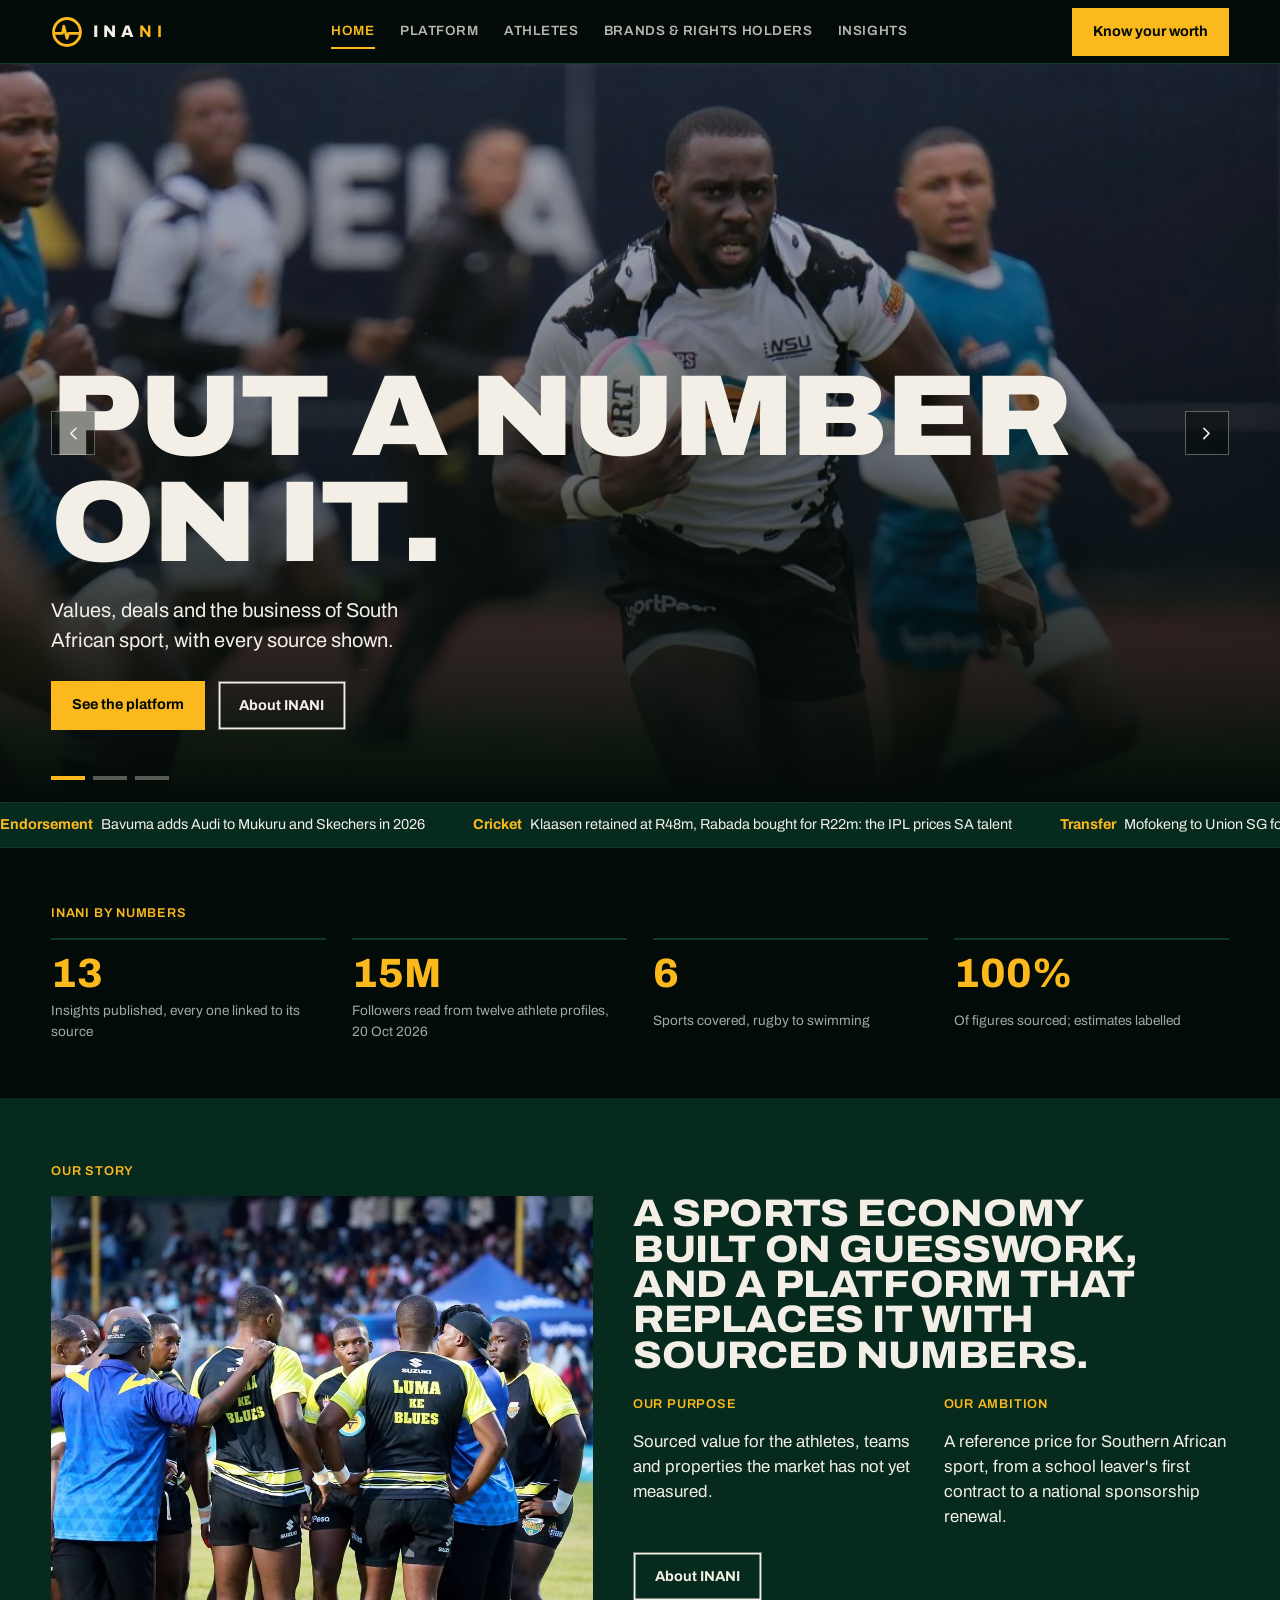
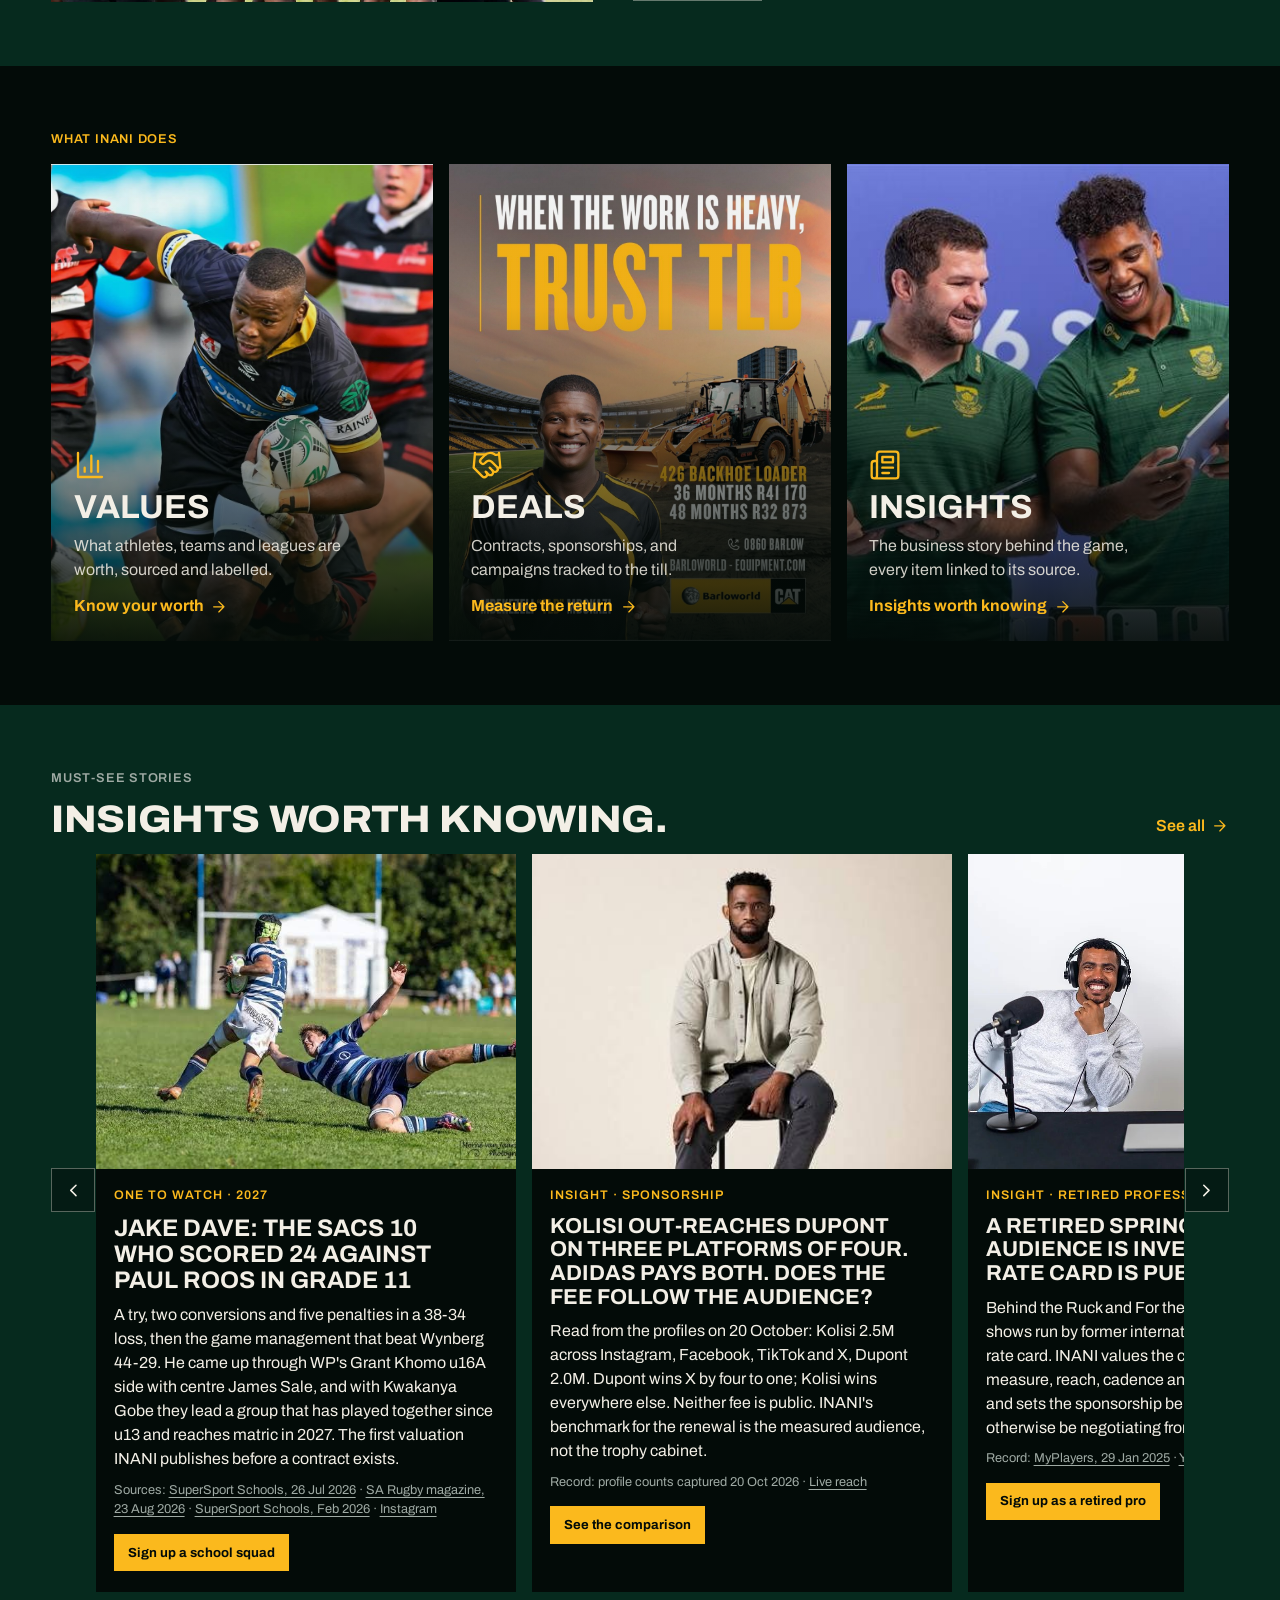
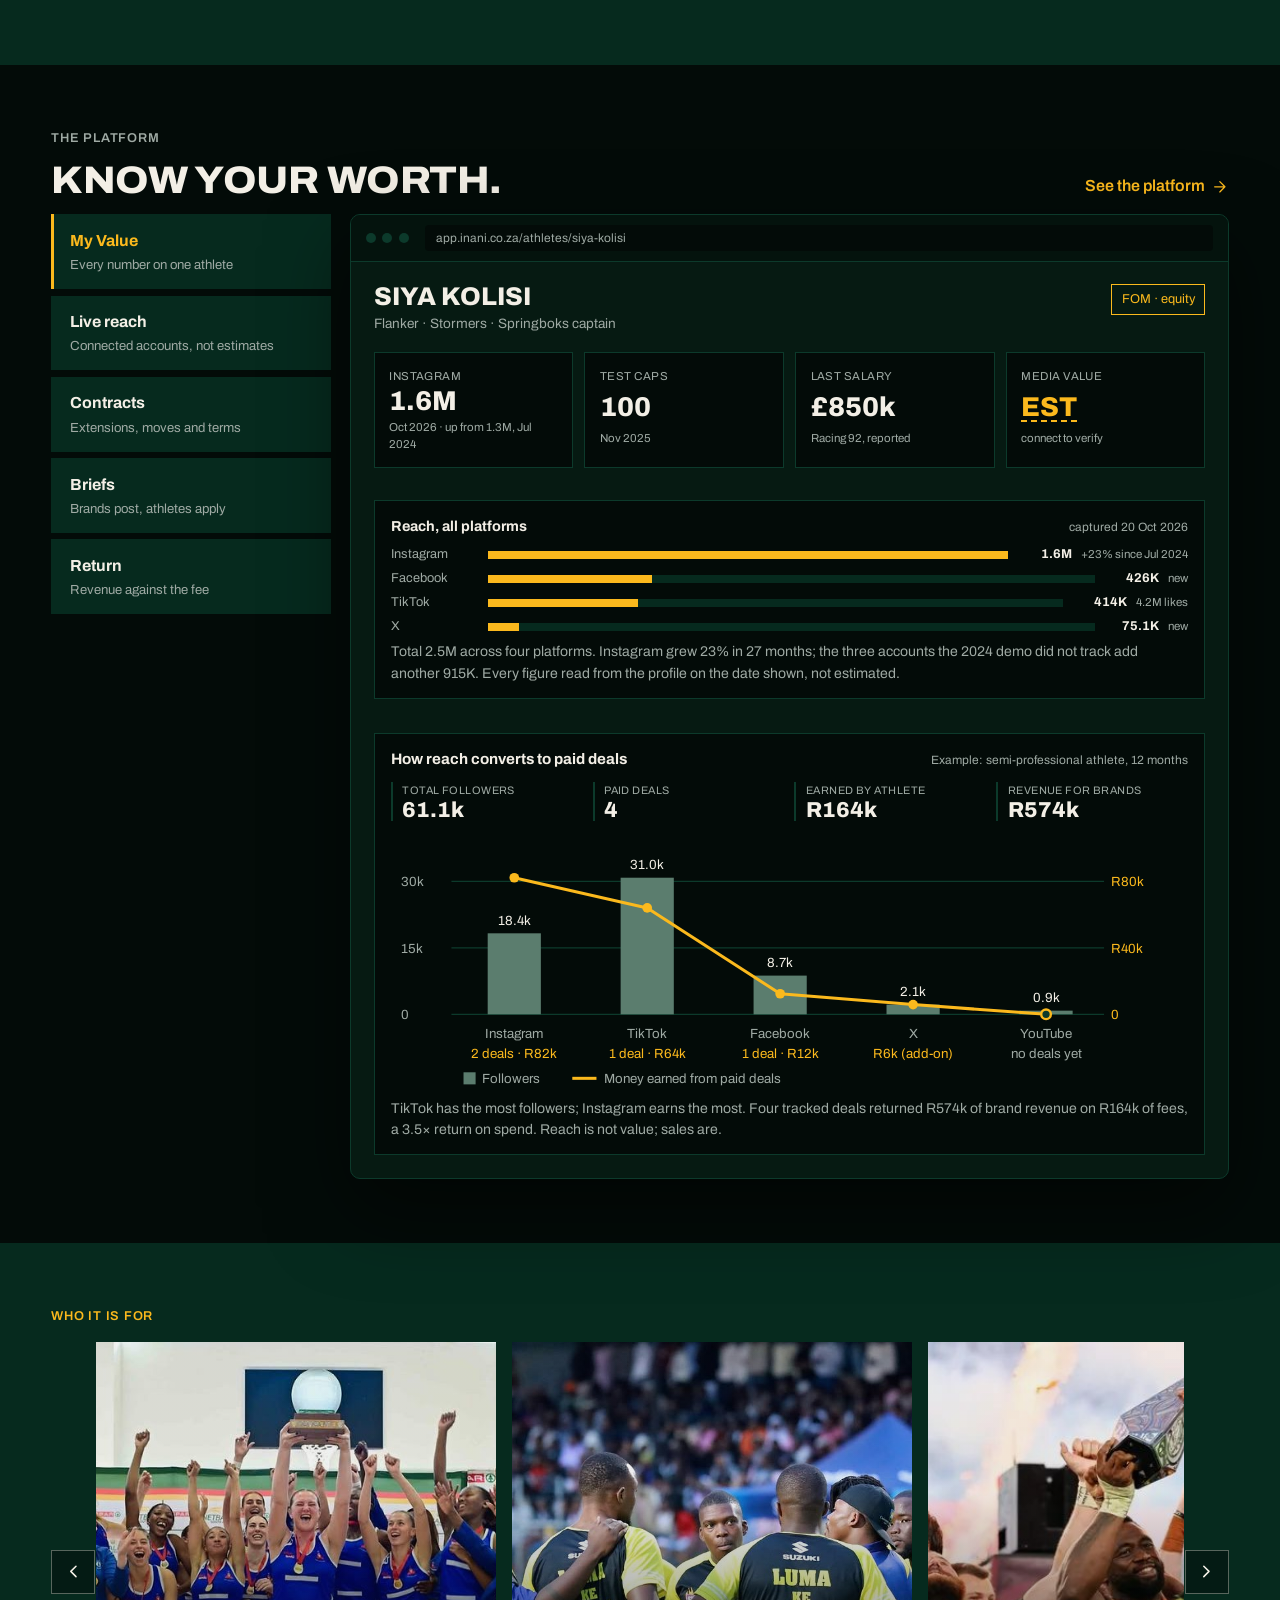
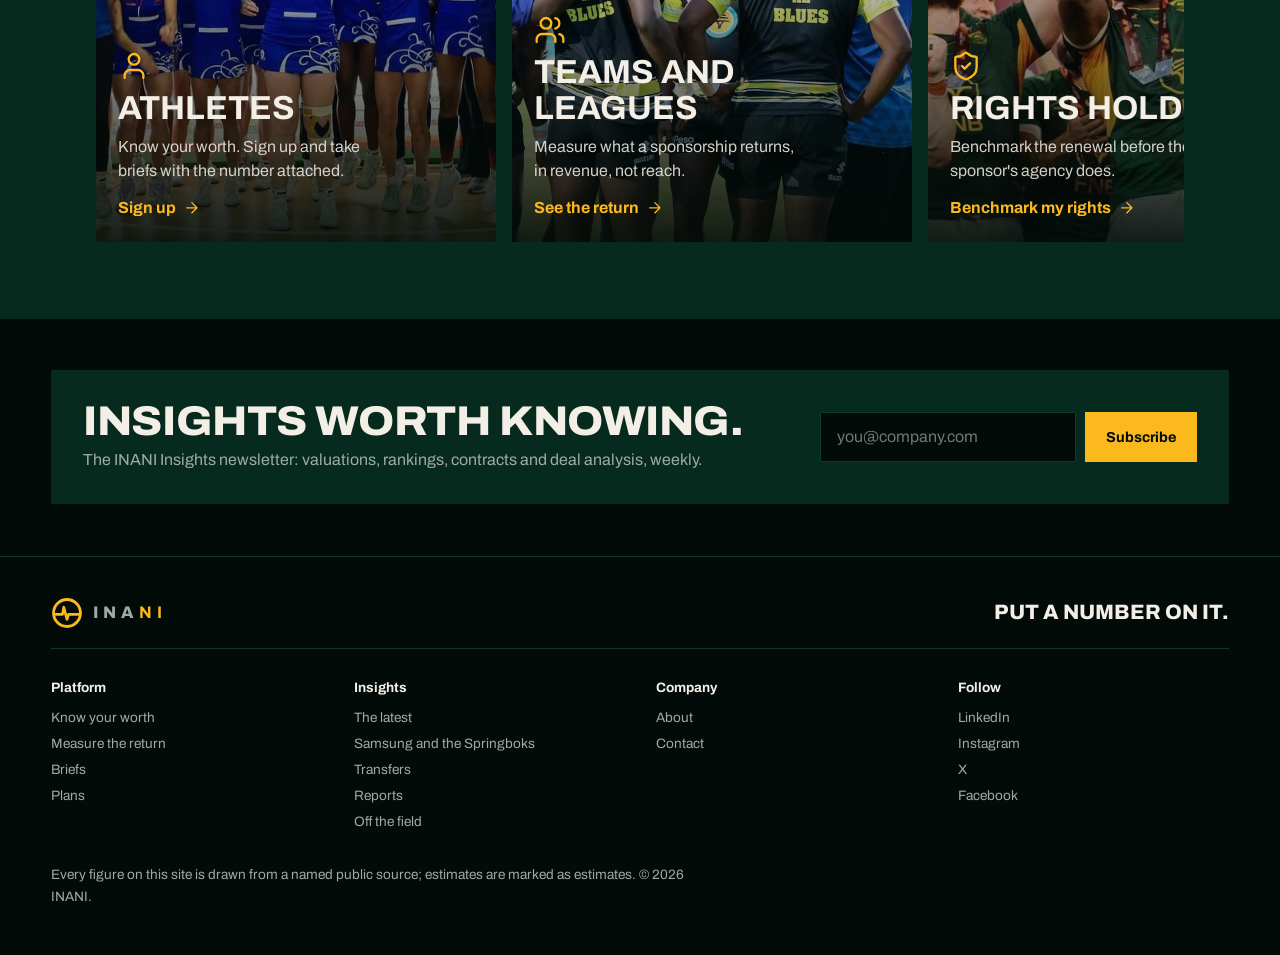
<file: index.html>
<!doctype html>
<html lang="en">
<head>
<meta charset="utf-8">
<meta name="viewport" content="width=device-width, initial-scale=1, viewport-fit=cover">
<title>INANI</title>
<meta name="description" content="INANI puts a number on sport: player valuations, sponsorship intelligence and the deals that move the market.">
<link rel="preconnect" href="https://fonts.googleapis.com">
<link rel="stylesheet" href="https://fonts.googleapis.com/css2?family=Archivo:ital,wdth,wght@0,62..125,300..900;1,62..125,300..900&display=swap">
<link rel="stylesheet" href="styles.css">
</head>
<body>
<svg width="0" height="0" style="position:absolute" aria-hidden="true">
<defs>
<symbol id="i-chart" viewBox="0 0 24 24"><path d="M3 3v18h18M18 17V9M13 17V5M8 17v-3"/></symbol>
<symbol id="i-deal" viewBox="0 0 24 24"><path d="m11 17 2 2a1 1 0 1 0 3-3"/><path d="m14 14 2.5 2.5a1 1 0 1 0 3-3l-3.88-3.88a3 3 0 0 0-4.24 0l-.88.88a1 1 0 1 1-3-3l2.81-2.81a5.79 5.79 0 0 1 7.06-.87l.47.28a2 2 0 0 0 1.42.25L21 4"/><path d="m21 3 1 11h-2M3 3 2 14l6.5 6.5a1 1 0 1 0 3-3M3 4h8"/></symbol>
<symbol id="i-news" viewBox="0 0 24 24"><path d="M4 22h16a2 2 0 0 0 2-2V4a2 2 0 0 0-2-2H8a2 2 0 0 0-2 2v16a2 2 0 0 1-2 2Zm0 0a2 2 0 0 1-2-2v-9c0-1.1.9-2 2-2h2M18 14h-8M15 18h-5M10 6h8v4h-8V6Z"/></symbol>
<symbol id="i-check" viewBox="0 0 24 24"><path d="M20 6 9 17l-5-5"/></symbol>
<symbol id="i-arrow" viewBox="0 0 24 24"><path d="M5 12h14m-7-7 7 7-7 7"/></symbol>
<symbol id="i-athlete" viewBox="0 0 24 24"><path d="M19 21v-2a4 4 0 0 0-4-4H9a4 4 0 0 0-4 4v2"/><circle cx="12" cy="7" r="4"/></symbol>
<symbol id="i-team" viewBox="0 0 24 24"><path d="M16 21v-2a4 4 0 0 0-4-4H6a4 4 0 0 0-4 4v2"/><circle cx="9" cy="7" r="4"/><path d="M22 21v-2a4 4 0 0 0-3-3.87M16 3.13a4 4 0 0 1 0 7.75"/></symbol>
<symbol id="i-rights" viewBox="0 0 24 24"><path d="M20 13c0 5-3.5 7.5-7.66 8.95a1 1 0 0 1-.67-.01C7.5 20.5 4 18 4 13V6a1 1 0 0 1 1-1c2 0 4.5-1.2 6.24-2.72a1.17 1.17 0 0 1 1.52 0C14.51 3.81 17 5 19 5a1 1 0 0 1 1 1z"/><path d="m9 12 2 2 4-4"/></symbol>
<symbol id="i-brand" viewBox="0 0 24 24"><path d="m3 11 18-5v12L3 14v-3z"/><path d="M11.6 16.8a3 3 0 1 1-5.8-1.6"/></symbol>
<symbol id="i-invest" viewBox="0 0 24 24"><path d="M22 7 13.5 15.5 8.5 10.5 2 17M16 7h6v6"/></symbol>
<symbol id="i-media" viewBox="0 0 24 24"><rect x="2" y="7" width="20" height="15" rx="2"/><path d="m17 2-5 5-5-5"/></symbol>
<symbol id="i-left" viewBox="0 0 24 24"><path d="m15 18-6-6 6-6"/></symbol>
<symbol id="i-right" viewBox="0 0 24 24"><path d="m9 18 6-6-6-6"/></symbol>
<symbol id="i-link" viewBox="0 0 24 24"><path d="M10 13a5 5 0 0 0 7.54.54l3-3a5 5 0 0 0-7.07-7.07l-1.72 1.71"/><path d="M14 11a5 5 0 0 0-7.54-.54l-3 3a5 5 0 0 0 7.07 7.07l1.71-1.71"/></symbol>
<symbol id="i-file" viewBox="0 0 24 24"><path d="M15 2H6a2 2 0 0 0-2 2v16a2 2 0 0 0 2 2h12a2 2 0 0 0 2-2V7Z"/><path d="M14 2v4a2 2 0 0 0 2 2h4M10 9H8M16 13H8M16 17H8"/></symbol>
<symbol id="i-card" viewBox="0 0 24 24"><rect x="2" y="5" width="20" height="14" rx="2"/><path d="M2 10h20"/></symbol>
<symbol id="i-db" viewBox="0 0 24 24"><ellipse cx="12" cy="5" rx="9" ry="3"/><path d="M3 5v14a9 3 0 0 0 18 0V5"/><path d="M3 12a9 3 0 0 0 18 0"/></symbol>
</defs>
</svg>
<header class="top">
  <div class="wrap bar">
    <a class="lock" href="index.html" aria-label="INANI home"><svg viewBox="0 0 100 100" aria-hidden="true"><circle cx="50" cy="50" r="42" fill="none" stroke="#FBB91D" stroke-width="9"/><polyline points="14,54 36,54 40,32 50,70 55,54 86,54" fill="none" stroke="#FBB91D" stroke-width="8.5" stroke-linecap="round" stroke-linejoin="round"/></svg><span>INA<b>NI</b></span></a>
    <nav class="main" id="nav" aria-label="Primary"><a href="index.html" aria-current="page">Home</a><a href="platform.html">Platform</a><a href="athletes.html">Athletes</a><a href="brands.html">Brands & Rights Holders</a><a href="insights.html">Insights</a></nav>
    <div class="acts"><a class="cta" href="athletes.html#apply">Know your worth</a><button class="menu" id="menu" aria-expanded="false" aria-controls="nav">Menu</button></div>
  </div>
</header>
<main>

<div class="slider" id="hero">
  <div class="slide on"><div class="ph"><img src="img/wsu-runner.jpg" alt="Walter Sisulu University wing breaks clear in the Varsity Shield" style="object-position:50% 25%"></div>
    <div class="wrap"><h1>Put a number<br>on it.</h1><p class="lede">Values, deals and the business of South African sport, with every source shown.</p><div class="acts"><a class="cta" href="platform.html">See the platform</a><a class="cta ghost" href="about.html">About INANI</a></div></div></div>
  <div class="slide"><div class="ph"><img src="img/netball-trophy.jpg" alt="SPAR Netball South Africa champions with the trophy" style="object-position:50% 30%"></div>
    <div class="wrap"><h1>Know your<br>worth.</h1><p class="lede">Contracts, reach and partnerships in one dashboard. Sign up and take briefs with the number attached.</p><div class="acts"><a class="cta" href="athletes.html#apply">Sign up</a><a class="cta ghost" href="athletes.html">For athletes</a></div></div></div>
  <div class="slide"><div class="ph"><img src="img/mofokeng-union.jpg" alt="Relebohile Mofokeng in a Union Saint-Gilloise shirt" style="object-position:50% 25%"></div>
    <div class="wrap"><h1>Insights worth<br>knowing.</h1><p class="lede">The transfers, sponsorships and campaigns of South African sport, read properly and linked to their sources.</p><div class="acts"><a class="cta" href="insights.html#transfers">Read the insight</a><a class="cta ghost" href="insights.html">All insights</a></div></div></div>
  <div class="dots" role="tablist" aria-label="Slides"><button aria-selected="true" aria-label="Slide 1"></button><button aria-selected="false" aria-label="Slide 2"></button><button aria-selected="false" aria-label="Slide 3"></button></div>
  <button class="arr prev" aria-label="Previous slide"><svg class="ico" aria-hidden="true"><use href="#i-left"/></svg></button><button class="arr next" aria-label="Next slide"><svg class="ico" aria-hidden="true"><use href="#i-right"/></svg></button>
</div>
<div class="tick" aria-label="Latest"><div class="row">
<span><b>Endorsement</b>Bavuma adds Audi to Mukuru and Skechers in 2026</span>
<span><b>Cricket</b>Klaasen retained at R48m, Rabada bought for R22m: the IPL prices SA talent</span>

<span><b>Transfer</b>Mofokeng to Union SG for about €3m on a four-year deal</span>
<span><b>Transfer</b>Makhanya to Rangers for about £3m, seventh on the all-time list</span>
<span><b>Review</b>Samsung and the Springboks, eleven months in: Samsung SA shipments +15% in a falling market</span>
<span><b>Endorsement</b>Thomas du Toit takes delivery of a BAIC B30 for social content</span>
<span><b>Campaign</b>Mcatshulwa and Hele front adidas "Comfort speaks for itself"</span>
<span><b>Endorsement</b>Mbokazi × Barloworld: "When the work is heavy, trust TLB"</span>
<span><b>Code</b>Libbie Janse van Rensburg × Boerboel: LIBBO2, revenue tracked to the order</span>
<span><b>Industry</b>SA rugby players and employers agree a new two-and-a-half-year deal</span>
<span><b>Sponsor</b>Jonsson Workwear takes the front of the Proteas shirt, multi-year</span>
<span><b>Industry</b>SA rugby players and employers agree a new two-and-a-half-year deal</span>
<span><b>Sponsor</b>Jonsson Workwear takes the front of the Proteas shirt, multi-year</span>
</div></div>

<section class="wrap numbers">
  <p class="eyebrow">INANI by numbers</p>
  <div class="bignums">
    <div><b class="count" data-to="13">0</b><span>Insights published, every one linked to its source</span></div>
    <div><b class="count" data-to="15" data-suffix="M">0</b><span>Followers read from twelve athlete profiles, 20 Oct 2026</span></div>
    <div><b class="count" data-to="6">0</b><span>Sports covered, rugby to swimming</span></div>
    <div><b class="count" data-to="100" data-suffix="%">0</b><span>Of figures sourced; estimates labelled</span></div>
  </div>
</section>

<section class="band"><div class="wrap">
  <p class="eyebrow">Our story</p>
  <div class="story split">
    <div class="ph" style="aspect-ratio:4/3"><img src="img/ufh-huddle.jpg" alt="University players in a huddle before kick-off" style="object-position:60% 40%"></div>
    <div class="story-body">
    <h2 class="h-sub">A sports economy built on guesswork, and a platform that replaces it with sourced numbers.</h2>
    <div class="story-cols">
      <div><p class="eyebrow">Our purpose</p><p>Sourced value for the athletes, teams and properties the market has not yet measured.</p></div>
      <div><p class="eyebrow">Our ambition</p><p>A reference price for Southern African sport, from a school leaver's first contract to a national sponsorship renewal.</p></div>
    </div>
    <div class="acts"><a class="cta ghost" href="about.html">About INANI</a></div>
    </div>
  </div>
</div></section>

<section class="wrap">
  <p class="eyebrow">What INANI does</p>
  <div class="pcards">
    <a class="pcard" href="platform.html"><div class="ph"><img src="img/currie-cup-1.jpg" alt="Kwanda Dimaza, Boland Kavaliers, Currie Cup" style="object-position:50% 20%"></div><div class="pc-body"><svg class="ico" aria-hidden="true"><use href="#i-chart"/></svg><h3>Values</h3><p>What athletes, teams and leagues are worth, sourced and labelled.</p><span class="go">Know your worth <svg class="ico" aria-hidden="true"><use href="#i-arrow"/></svg></span></div></a>
    <a class="pcard" href="brands.html"><div class="ph"><img src="img/mbokazi-barloworld.jpg" alt="Mbokazi in the Barloworld campaign" style="object-position:50% 40%"></div><div class="pc-body"><svg class="ico" aria-hidden="true"><use href="#i-deal"/></svg><h3>Deals</h3><p>Contracts, sponsorships, and campaigns tracked to the till.</p><span class="go">Measure the return <svg class="ico" aria-hidden="true"><use href="#i-arrow"/></svg></span></div></a>
    <a class="pcard" href="insights.html"><div class="ph"><img src="img/samsung-galaxy-boks.jpg" alt="" style="object-position:50% 40%"></div><div class="pc-body"><svg class="ico" aria-hidden="true"><use href="#i-news"/></svg><h3>Insights</h3><p>The business story behind the game, every item linked to its source.</p><span class="go">Insights worth knowing <svg class="ico" aria-hidden="true"><use href="#i-arrow"/></svg></span></div></a>
  </div>
</section>

<section class="band"><div class="wrap">
  <div class="head" style="margin-bottom:1rem"><div><p class="eyebrow">Must-see stories</p><h2 class="h-sub">Insights worth knowing.</h2></div><a class="more" href="insights.html">See all <svg class="ico" aria-hidden="true"><use href="#i-arrow"/></svg></a></div>
  <div class="railwrap"><button class="arr prev" aria-label="Previous"><svg class="ico" aria-hidden="true"><use href="#i-left"/></svg></button><div class="rail">
<article class="card lead"><div class="ph"><img src="img/sacs-dave-10.jpg" alt="Jake Dave, SACS number 10, steps a Rondebosch tackler" style="object-position:50% 35%"></div>
  <div class="body"><p class="kind">One to watch · 2027</p><h3>Jake Dave: the SACS 10 who scored 24 against Paul Roos in Grade 11</h3>
  <p>A try, two conversions and five penalties in a 38-34 loss, then the game management that beat Wynberg 44-29. He came up through WP's Grant Khomo u16A side with centre James Sale, and with Kwakanya Gobe they lead a group that has played together since u13 and reaches matric in 2027. The first valuation INANI publishes before a contract exists.</p>
  <p class="src">Sources: <a href="https://superschoolsnews.co.za/sacs-dave-scores-24-points-but-paul-roos-wins-millies-lourens-bags-hat-trick/" target="_blank" rel="noopener">SuperSport Schools, 26 Jul 2026</a> · <a href="https://www.sarugbymag.co.za/schools-wrap-monnas-win-noordvaal-cup-sacs-down-wynberg/" target="_blank" rel="noopener">SA Rugby magazine, 23 Aug 2026</a> · <a href="https://superschoolsnews.co.za/sacs-rugby-aims-to-level-up-in-2026/" target="_blank" rel="noopener">SuperSport Schools, Feb 2026</a> · <a href="https://www.instagram.com/p/DdlpgFFNIkK/" target="_blank" rel="noopener">Instagram</a></p><div class="acts"><a class="cta small" href="athletes.html#apply">Sign up a school squad</a></div></div></article>
<article class="card q"><div class="ph"><img src="img/kolisi-stool.jpg" alt="Siya Kolisi seated in studio" style="object-position:50% 25%"></div>
  <div class="body"><p class="kind">Insight · Sponsorship</p><h3>Kolisi out-reaches Dupont on three platforms of four. adidas pays both. Does the fee follow the audience?</h3>
  <p>Read from the profiles on 20 October: Kolisi 2.5M across Instagram, Facebook, TikTok and X, Dupont 2.0M. Dupont wins X by four to one; Kolisi wins everywhere else. Neither fee is public. INANI's benchmark for the renewal is the measured audience, not the trophy cabinet.</p>
  <p class="src">Record: profile counts captured 20 Oct 2026 · <a href="platform.html#show">Live reach</a></p><div class="acts"><a class="cta small" href="platform.html#show">See the comparison</a></div></div></article>
<article class="card q"><div class="ph"><img src="img/behind-the-ruck.jpg" alt="Juan de Jongh and Rudy Paige recording Behind the Ruck" style="object-position:50% 40%"></div>
  <div class="body"><p class="kind">Insight · Retired professionals</p><h3>A retired Springbok's audience is inventory. No rate card is published.</h3>
  <p>Behind the Ruck and For the Love of Rugby are weekly shows run by former internationals with no published rate card. INANI values the channel on what it can measure, reach, cadence and the guests it can book, and sets the sponsorship benchmark the hosts would otherwise be negotiating from instinct.</p>
  <p class="src">Record: <a href="https://myplayers.co.za/behind-the-ruck-a-rugby-podcast-with-a-twist/" target="_blank" rel="noopener">MyPlayers, 29 Jan 2025</a> · <a href="https://www.youtube.com/@LoveOfRugbySA" target="_blank" rel="noopener">YouTube</a></p>
<div class="acts"><a class="cta small" href="athletes.html#apply">Sign up as a retired pro</a></div></div></article>
<article class="card q"><div class="ph"><img src="img/banyana-wafcon-2022.jpg" alt="Banyana Banyana lift the WAFCON trophy, 2022" style="object-position:50% 40%"></div>
  <div class="body"><p class="kind">Sponsorship</p><h3>Banyana Banyana: 116 days without a sponsor, then four more years with Sasol</h3>
  <p>The 2022 African champions went into WAFCON 2025 with the Sasol deal lapsed and match fees unpaid. Renewed to 2029 in October, value undisclosed. INANI's question: what is the shirt worth?</p>
  <p class="src">Sources: <a href="https://www.safa.net/general-news/safa-and-sasol-renew-longstanding-banyana-banyana-partnership/" target="_blank" rel="noopener">SAFA</a> · <a href="https://www.timeslive.co.za/sport/soccer/2025-07-02-sasol-pulls-plug-on-banyana-sponsorship-in-huge-blow-for-womens-football/" target="_blank" rel="noopener">TimesLIVE</a></p><div class="acts"><a class="cta small" href="insights.html#banyana">Read the insight</a></div></div></article>
<article class="card side"><div class="ph"><img src="img/mofokeng-union.jpg" alt="Relebohile Mofokeng in a Union Saint-Gilloise shirt" style="object-position:50% 25%"></div>
  <div class="body"><p class="kind">Transfer</p><h3>Mofokeng to Union SG: a €3m fee for a World Cup starter</h3>
  <p>Four-year deal straight after a World Cup where he started at 10 in the win over South Korea. Pirates took about R55m.</p>
  <p class="src">Sources: <a href="https://mg.co.za/news/sport/2026-07-01-relebohile-mofokeng-from-world-cup-heartbreak-to-european-dream-with-royale-union-saint-gilloise/" target="_blank" rel="noopener">Mail and Guardian</a> · <a href="https://www.goal.com/en-za/news/relebohile-mofokeng-transfer-value-doubles-in-just-four-months-after-orlando-pirates-exit/blt8d62c5338ad80794" target="_blank" rel="noopener">Goal</a></p><div class="acts"><a class="cta small" href="insights.html#transfers">Read the insight</a></div></div></article>
<article class="card q"><div class="ph"><img src="img/makhanya-rangers.jpg" alt="Olwethu Makhanya holds up a Rangers scarf at his unveiling" style="object-position:50% 30%"></div>
  <div class="body"><p class="kind">Transfer</p><h3>Makhanya joins Rangers for about £3m, into the all-time top ten</h3>
  <p>Four-year contract from Philadelphia Union, announced 30 July 2026. The seventh most expensive South African transfer on record, and the profit stays in MLS.</p>
  <p class="src">Sources: <a href="https://www.scotsman.com/sport/football/rangers/latest-rangers-news/rangers-clinch-olwethu-makhanya-transfer-as-fee-and-contract-details-revealed-8830916" target="_blank" rel="noopener">The Scotsman</a> · <a href="https://africasoccer.com/makhanya-breaks-into-top-10-most-expensive-south-african-transfers/" target="_blank" rel="noopener">Africa Soccer</a></p><div class="acts"><a class="cta small" href="insights.html#transfers">See the top ten</a></div></div></article>
<article class="card side"><div class="ph"><img src="img/samsung-player.jpg" alt="A Springbok in training kit holds a Galaxy phone at the Samsung launch" style="object-position:50% 30%"></div>
  <div class="body"><p class="kind">Sponsorship review</p><h3>Samsung and the Springboks, eleven months in: has it paid?</h3>
  <p>Two-year deal, five squads, no fee disclosed. Samsung's South African shipments grew 15% in a falling market during the first three quarters. Correlation or return? INANI reads the record.</p>
  <p class="src">Sources: <a href="https://supersport.com/football/news/20f4cd6e-98e5-40f9-b0ad-1fcd9dbe381f/samsung-joins-sa-rugby-and-urc-as-partner" target="_blank" rel="noopener">SuperSport</a> · <a href="https://www.sammyfans.com/2026/08/22/samsung-south-africa-omdia-q2-2026-smartphone-market/" target="_blank" rel="noopener">Omdia</a></p><div class="acts"><a class="cta small" href="insights.html#samsung">Read the review</a></div></div></article>
<article class="card q"><div class="ph"><img src="img/jonsson-tested.jpg" alt="Temba Bavuma, centre, in the Jonsson Workwear Tested for Work campaign" style="object-position:50% 30%"></div>
  <div class="body"><p class="kind">Endorsement</p><h3>Bavuma's 2026: Mukuru in January, Skechers in August, Audi in October</h3>
  <p>Three ambassador deals in ten months for the Proteas captain, all undisclosed, all ahead of a home Cricket World Cup in 2027. INANI's question for each brand: what is the renewal benchmark?</p>
  <p class="src">Sources: <a href="https://mg.co.za/2026-01-29-proteas-captain-temba-bavuma-s-new-partnership-set-to-level-the-playing-field/" target="_blank" rel="noopener">Mail and Guardian</a> · <a href="https://www.timeslive.co.za/sport/cricket/2026-08-03-bavuma-signs-up-with-a-sneaker-brand/" target="_blank" rel="noopener">TimesLIVE</a> · <a href="https://briefly.co.za/entertainment/celebrities/256133-ama-qamata-temba-bavuma-named-audi-brand-ambassadors-campaign/" target="_blank" rel="noopener">Briefly</a></p><div class="acts"><a class="cta small" href="brands.html#return">How the return is measured</a></div></div></article>
<article class="card q"><div class="ph"><img src="img/netball-trophy.jpg" alt="Prize presentation at a national championship" style="object-position:50% 30%"></div>
  <div class="body"><p class="kind">Athlete rights</p><h3>Tatjana Smith's $35,000: the case for a number the athlete can see</h3>
  <p>An Olympic champion's world championship prize money withheld for over a year by her own federation, against a kit fine larger than the prize. Swimming SA will now pay the interest. A dashboard that shows an athlete what she is owed, and by whom, is not a luxury.</p>
  <p class="src">Source: <a href="https://www.dailymaverick.co.za/video/2026-09-23-watch-swimming-sa-to-pay-tatjana-smith-interest-faces-scrutiny-over-kits-deal/" target="_blank" rel="noopener">Daily Maverick, 23 Sep 2026</a></p><div class="acts"><a class="cta small" href="athletes.html#apply">Sign up</a></div></div></article>
<article class="card q"><div class="ph"><img src="img/mbokazi-event.jpg" alt="Mbekezeli Mbokazi with his QT Sports agent at the Barloworld Building Nations wall" style="object-position:50% 30%"></div>
  <div class="body"><p class="kind">Endorsement</p><h3>A footballer called TLB sells backhoe loaders. That is a measurable deal.</h3>
  <p>Barloworld Equipment built a Cat 426 campaign around Mbokazi's nickname, with a phone number and a monthly price on the creative. Every enquiry on 0860 BARLOW during the flight is attributable. INANI's kind of sponsorship.</p>
  <p class="src">Source: <a href="https://www.instagram.com/barloworldequipmentsouthafrica/" target="_blank" rel="noopener">@barloworldequipmentsouthafrica</a> · @qt_sports</p><div class="acts"><a class="cta small" href="brands.html#return">How the return is measured</a></div></div></article>
<article class="card q"><div class="ph"><img src="img/libbie-boerboel.jpg" alt="Libbie Janse van Rensburg with her Boerboel discount code" style="object-position:50% 25%"></div>
  <div class="body"><p class="kind">Revenue in the open</p><h3>LIBBO2: a Springbok flyhalf whose deal is already tracked to the till</h3>
  <p>Libbie Janse van Rensburg's Boerboel Wear code puts her name on every order it drives. With 10.5k followers she is the size of athlete the market ignores and the exact case INANI prices: a code, a conversion rate, a commission.</p>
  <p class="src">Source: <a href="https://www.instagram.com/libbiejvr/" target="_blank" rel="noopener">@libbiejvr</a></p><div class="acts"><a class="cta small" href="brands.html#return">How the return is measured</a></div></div></article>
<article class="card q"><div class="ph"><img src="img/dutoit-baic-1.jpg" alt="Thomas du Toit at the BAIC South Africa dealership with his B30" style="object-position:50% 45%"></div>
  <div class="body"><p class="kind">Endorsement</p><h3>Thomas du Toit drives off in a BAIC B30</h3>
  <p>A vehicle sponsorship, not a cash deal: the Springbok prop gets the locally assembled B30 and BAIC gets first-hand social content on it. The kind of in-kind partnership INANI values at the car's retail price plus the content.</p>
  <p class="src">Source: <a href="https://www.carmag.co.za/news/springbok-rugby-player-thomas-du-toit-scores-new-baic-b30/" target="_blank" rel="noopener">CAR Magazine, 7 Jul 2026</a></p><div class="acts"><a class="cta small" href="brands.html#return">How the return is measured</a></div></div></article>
<article class="card side"><div class="ph"><img src="img/currie-cup-1.jpg" alt="Kwanda Dimaza carries into contact for Boland Kavaliers in the Currie Cup" style="object-position:50% 20%"></div>
  <div class="body"><p class="kind">Industry</p><h3>SA rugby's new player deal covers every professional in the country</h3>
  <p>Players and employers agreed a new employment deal covering roughly two and a half years. The detail is not public yet; INANI will publish the terms as they are confirmed and benchmark them against the previous agreement.</p>
  <p class="src">Source: <a href="https://springboks.rugby/news-features/articles/2026/8/6/rugby-industry-agrees-new-player-deal" target="_blank" rel="noopener">SA Rugby, 6 Aug 2026</a></p><div class="acts"><a class="cta small" href="brands.html#return">How the return is measured</a></div></div></article>

<article class="card q"><div class="ph"><img src="img/jonsson-proteas.jpg" alt="The Proteas Test squad in Jonsson Workwear-branded whites at the sponsorship announcement" style="object-position:50% 35%"></div>
  <div class="body"><p class="kind">Sponsorship</p><h3>Jonsson Workwear moves from Ellis Park signage to the Proteas sleeve</h3>
  <p>A Durban workwear manufacturer with about 5,000 staff now sits on every men's and women's ODI and T20I shirt under a multi-year agreement announced in August 2026.</p>
  <p class="src">Source: <a href="https://en.wikipedia.org/wiki/Jonsson_Workwear" target="_blank" rel="noopener">Company record</a></p><div class="acts"><a class="cta small" href="brands.html#return">How the return is measured</a></div></div></article>
</div><button class="arr next" aria-label="Next"><svg class="ico" aria-hidden="true"><use href="#i-right"/></svg></button></div>
</div></section>

<section class="wrap">
  <div class="head" style="margin-bottom:1rem"><div><p class="eyebrow">The platform</p><h2 class="h-sub">Know your worth.</h2></div><a class="more" href="platform.html">See the platform <svg class="ico" aria-hidden="true"><use href="#i-arrow"/></svg></a></div>
  <div class="show" id="show">
  <div class="show-tabs" role="tablist" aria-label="Platform screens">
    <button role="tab" aria-selected="true" data-screen="s-overview"><b>My Value</b><span>Every number on one athlete</span></button>
    <button role="tab" aria-selected="false" data-screen="s-reach"><b>Live reach</b><span>Connected accounts, not estimates</span></button>
    <button role="tab" aria-selected="false" data-screen="s-contracts"><b>Contracts</b><span>Extensions, moves and terms</span></button>
    <button role="tab" aria-selected="false" data-screen="s-briefs"><b>Briefs</b><span>Brands post, athletes apply</span></button>
    <button role="tab" aria-selected="false" data-screen="s-return"><b>Return</b><span>Revenue against the fee</span></button>
  </div>
  <div class="device">
    <div class="chrome"><i></i><i></i><i></i><span>app.inani.co.za/athletes/siya-kolisi</span></div>
    <div class="screens">
      <div class="screen on" id="s-overview">
        <div class="s-head"><div><div class="s-name">Siya Kolisi</div><div class="s-meta">Flanker · Stormers · Springboks captain</div></div><div class="pill eq">FOM · equity</div></div>
        <div class="s-tiles">
          <div class="t"><span>Instagram</span><b class="count" data-to="1.6" data-suffix="M" data-dec="1">0</b><small>Oct 2026 · up from 1.3M, Jul 2024</small></div>
          <div class="t"><span>Test caps</span><b class="count" data-to="100">0</b><small>Nov 2025</small></div>
          <div class="t"><span>Last salary</span><b>£850k</b><small>Racing 92, reported</small></div>
          <div class="t est"><span>Media value</span><b>EST</b><small>connect to verify</small></div>
        </div>
        <div class="s-growth">
          <div class="g-head"><b>Reach, all platforms</b><span>captured 20 Oct 2026</span></div>
          <div class="g-row"><span>Instagram</span><div class="b"><i style="--w:100%"></i></div><b>1.6M</b><em>+23% since Jul 2024</em></div>
          <div class="g-row"><span>Facebook</span><div class="b"><i style="--w:27%"></i></div><b>426K</b><em>new</em></div>
          <div class="g-row"><span>TikTok</span><div class="b"><i style="--w:26%"></i></div><b>414K</b><em>4.2M likes</em></div>
          <div class="g-row"><span>X</span><div class="b"><i style="--w:5%"></i></div><b>75.1K</b><em>new</em></div>
          <p class="s-note">Total 2.5M across four platforms. Instagram grew 23% in 27 months; the three accounts the 2024 demo did not track add another 915K. Every figure read from the profile on the date shown, not estimated.</p>
        </div>
        <div class="s-combo">
          <div class="s-combo-top"><b>How reach converts to paid deals</b><span>Example: semi-professional athlete, 12 months</span></div>
          <div class="s-totals"><div><span>Total followers</span><b>61.1k</b></div><div><span>Paid deals</span><b>4</b></div><div><span>Earned by athlete</span><b>R164k</b></div><div><span>Revenue for brands</span><b>R574k</b></div></div>
          <svg viewBox="0 0 660 210" aria-label="Followers per platform as bars, money earned per platform as a line">
            <g font-family="Archivo,Helvetica,sans-serif" font-size="11" fill="#9FAAA4">
              <line x1="50" y1="150" x2="590" y2="150" stroke="#0C3A2B"/><line x1="50" y1="95" x2="590" y2="95" stroke="#0C3A2B"/><line x1="50" y1="40" x2="590" y2="40" stroke="#0C3A2B"/>
              <text x="8" y="44">30k</text><text x="8" y="99">15k</text><text x="8" y="154">0</text>
              <text x="596" y="44" fill="#FBB91D">R80k</text><text x="596" y="99" fill="#FBB91D">R40k</text><text x="596" y="154" fill="#FBB91D">0</text>
            </g>
            <g class="cb" fill="#5B7D6E">
              <rect x="80" y="83" width="44" height="67"/><rect x="190" y="37" width="44" height="113"/><rect x="300" y="118" width="44" height="32"/><rect x="410" y="142" width="44" height="8"/><rect x="520" y="147" width="44" height="3"/>
            </g>
            <g font-family="Archivo,Helvetica,sans-serif" font-size="11" fill="#F3EFE6" text-anchor="middle">
              <text x="102" y="76">18.4k</text><text x="212" y="30">31.0k</text><text x="322" y="111">8.7k</text><text x="432" y="135">2.1k</text><text x="542" y="140">0.9k</text>
              <text x="102" y="170" fill="#9FAAA4">Instagram</text><text x="212" y="170" fill="#9FAAA4">TikTok</text><text x="322" y="170" fill="#9FAAA4">Facebook</text><text x="432" y="170" fill="#9FAAA4">X</text><text x="542" y="170" fill="#9FAAA4">YouTube</text>
              <text x="102" y="186" fill="#FBB91D">2 deals · R82k</text><text x="212" y="186" fill="#FBB91D">1 deal · R64k</text><text x="322" y="186" fill="#FBB91D">1 deal · R12k</text><text x="432" y="186" fill="#FBB91D">R6k (add-on)</text><text x="542" y="186" fill="#9FAAA4">no deals yet</text>
            </g>
            <polyline class="money" points="102,37 212,62 322,133 432,142 542,150" fill="none" stroke="#FBB91D" stroke-width="2.5" stroke-linejoin="round"/>
            <g fill="#FBB91D"><circle cx="102" cy="37" r="4"/><circle cx="212" cy="62" r="4"/><circle cx="322" cy="133" r="4"/><circle cx="432" cy="142" r="4"/><circle cx="542" cy="150" r="4" fill="#0C3A2B" stroke="#FBB91D" stroke-width="2"/></g>
            <g font-family="Archivo,Helvetica,sans-serif" font-size="11"><rect x="60" y="198" width="10" height="10" fill="#5B7D6E"/><text x="75" y="207" fill="#9FAAA4">Followers</text><line x1="150" y1="203" x2="170" y2="203" stroke="#FBB91D" stroke-width="2.5"/><text x="176" y="207" fill="#9FAAA4">Money earned from paid deals</text></g>
          </svg>
          <p class="s-note">TikTok has the most followers; Instagram earns the most. Four tracked deals returned R574k of brand revenue on R164k of fees, a 3.5× return on spend. Reach is not value; sales are.</p>
        </div>
      </div>
      <div class="screen" id="s-reach">
        <div class="s-head"><div><div class="s-name">Live reach</div><div class="s-meta">Instagram, read from the profiles on 20 Oct 2026, against the Jul 2024 baseline</div></div></div>
        <div class="s-bars">
          <div class="r"><span>Ilona Maher</span><div class="b"><i style="--w:100%"></i></div><b>5.6M</b><em>1.4M in Jul 2024 · 4×</em></div>
          <div class="r me"><span>Siya Kolisi</span><div class="b"><i style="--w:29%"></i></div><b>1.6M</b><em>1.3M in Jul 2024 · +23%</em></div>
          <div class="r"><span>Antoine Dupont</span><div class="b"><i style="--w:23%"></i></div><b>1.3M</b><em>1.0M in Jul 2024 · +30%</em></div>
        </div>
        <div class="s-growth">
          <div class="g-head"><b>Two adidas athletes, four platforms</b><span>Kolisi · Dupont, read 20 Oct 2026</span></div>
          <div class="g-row"><span>Instagram</span><div class="b dual"><i style="--w:100%"></i><u style="--w:81%"></u></div><b>1.6M</b><em>v 1.3M</em></div>
          <div class="g-row"><span>Facebook</span><div class="b dual"><i style="--w:27%"></i><u style="--w:16%"></u></div><b>426K</b><em>v 250K</em></div>
          <div class="g-row"><span>TikTok</span><div class="b dual"><i style="--w:26%"></i><u style="--w:11%"></u></div><b>414K</b><em>v 179K</em></div>
          <div class="g-row"><span>X</span><div class="b dual"><i style="--w:5%"></i><u style="--w:19%"></u></div><b>75K</b><em>v 298K</em></div>
          <div class="g-row"><span>Total</span><div class="b dual"><i style="--w:100%"></i><u style="--w:81%"></u></div><b>2.5M</b><em>v 2.0M</em></div>
        </div>
        <div class="s-plat"><span>Instagram ✓ read</span><span>TikTok ✓ read</span><span>Facebook ✓ read</span><span>X ✓ read</span></div>
        <p class="s-note">Same sponsor, two captains. Kolisi out-reaches the France captain on three platforms of four and by 25% in total; Dupont leads only on X, by four to one. Kolisi has posted 2,765 times on Instagram for 1.6M; Dupont 583 times for 1.3M, four times the followers per post. Maher, meanwhile, has grown from 8% ahead of Kolisi to three and a half times his Instagram reach in 27 months. INANI prices the gap and the growth.</p>
      </div>
      <div class="screen" id="s-contracts">
        <div class="s-head"><div><div class="s-name">Contracts</div><div class="s-meta">Playing contracts, from the public record</div></div></div>
        <ol class="s-tl">
          <li><span>2026</span><div><b>Stormers</b> · returns to Cape Town from the Sharks</div></li>
          <li><span>2024</span><div><b>Sharks</b> · Racing 92 deal to 2026 ended early by agreement</div></li>
          <li><span>2023</span><div><b>Racing 92</b> · £850k a year, reported</div></li>
          <li><span>2021</span><div><b>Sharks</b> · after MVM Holdings took a majority stake</div></li>
        </ol>
      </div>
      <div class="screen" id="s-briefs">
        <div class="s-head"><div><div class="s-name">Open briefs</div><div class="s-meta">Matched to your sport, tier and territory</div></div></div>
        <div class="s-briefs">
          <div class="br"><div><b>Workwear brand seeks rugby ambassador, KZN</b><span>12 months · social and in-store · example brief</span></div><button type="button" class="apply">Apply</button></div>
          <div class="br"><div><b>Tailoring house seeks three Springboks for a capsule</b><span>Launch 2027 · equity option · example brief</span></div><button type="button" class="apply">Apply</button></div>
          <div class="br"><div><b>Sports drink seeks netball ambassadors</b><span>24 months · three athletes · example brief</span></div><button type="button" class="apply">Apply</button></div>
        </div>
      </div>
      <div class="screen" id="s-return">
        <div class="s-head"><div><div class="s-name">Campaign return</div><div class="s-meta">12-month athlete partnership · revenue tracked by promo code, tagged link and retailer feed · example</div></div></div>
        <div class="s-tiles three">
          <div class="t"><span>Fee paid</span><b>R600k</b><small>brand input</small></div>
          <div class="t"><span>Attributed revenue</span><b class="count" data-prefix="R" data-to="2.1" data-suffix="m" data-dec="1">0</b><small>codes, links, retailer feed</small></div>
          <div class="t"><span>Return on spend</span><b class="count" data-to="3.5" data-suffix="×" data-dec="1">0</b><small>revenue ÷ fee · media value R1.9m EST</small></div>
        </div>
        <div class="s-bars small">
          <div class="r"><span>Instagram</span><div class="b"><i style="--w:58%"></i></div><b>R1.10m</b></div>
          <div class="r"><span>TikTok</span><div class="b"><i style="--w:27%"></i></div><b>R0.51m</b></div>
          <div class="r"><span>Press and web</span><div class="b"><i style="--w:15%"></i></div><b>R0.29m</b></div>
          <div class="r off"><span>Broadcast</span><div class="b"></div><b>Not tracked</b></div>
        </div>
      </div>
    </div>
  </div>
</div>
</section>

<section class="band"><div class="wrap">
  <p class="eyebrow">Who it is for</p>
  <div class="pcards who-cards carousel">
    <a class="pcard" href="athletes.html"><div class="ph"><img src="img/netball-celebrate.jpg" alt="" style="object-position:50% 30%"></div><div class="pc-body"><svg class="ico" aria-hidden="true"><use href="#i-athlete"/></svg><h3>Athletes</h3><p>Know your worth. Sign up and take briefs with the number attached.</p><span class="go">Sign up <svg class="ico" aria-hidden="true"><use href="#i-arrow"/></svg></span></div></a>
    <a class="pcard" href="brands.html#return"><div class="ph"><img src="img/ufh-huddle.jpg" alt="" style="object-position:60% 40%"></div><div class="pc-body"><svg class="ico" aria-hidden="true"><use href="#i-team"/></svg><h3>Teams and leagues</h3><p>Measure what a sponsorship returns, in revenue, not reach.</p><span class="go">See the return <svg class="ico" aria-hidden="true"><use href="#i-arrow"/></svg></span></div></a>
    <a class="pcard" href="brands.html#return"><div class="ph"><img src="img/boks-trophy-fnb.jpg" alt="" style="object-position:50% 35%"></div><div class="pc-body"><svg class="ico" aria-hidden="true"><use href="#i-rights"/></svg><h3>Rights holders</h3><p>Benchmark the renewal before the sponsor's agency does.</p><span class="go">Benchmark my rights <svg class="ico" aria-hidden="true"><use href="#i-arrow"/></svg></span></div></a>
    <a class="pcard" href="brands.html"><div class="ph"><img src="img/jonsson-tested.jpg" alt="" style="object-position:50% 30%"></div><div class="pc-body"><svg class="ico" aria-hidden="true"><use href="#i-brand"/></svg><h3>Brands and agencies</h3><p>What you paid, what you sold, and the return on spend.</p><span class="go">Measure the return <svg class="ico" aria-hidden="true"><use href="#i-arrow"/></svg></span></div></a>
    <a class="pcard" href="insights.html#transfers"><div class="ph"><img src="img/sa20-captains.jpg" alt="" style="object-position:50% 40%"></div><div class="pc-body"><svg class="ico" aria-hidden="true"><use href="#i-invest"/></svg><h3>Investors</h3><p>Follow the capital moving through sport.</p><span class="go">Insights worth knowing <svg class="ico" aria-hidden="true"><use href="#i-arrow"/></svg></span></div></a>
    <a class="pcard" href="insights.html#reports"><div class="ph"><img src="img/varsity-cup-prayer.jpg" alt="" style="object-position:50% 30%"></div><div class="pc-body"><svg class="ico" aria-hidden="true"><use href="#i-media"/></svg><h3>Media and fans</h3><p>The business story behind the game.</p><span class="go">Read the reports <svg class="ico" aria-hidden="true"><use href="#i-arrow"/></svg></span></div></a>
  </div>
</div></section>

<section class="wrap tight"><div class="sub" id="newsletter">
  <div><h2 style="font-size:clamp(1.6rem,3.4vw,2.6rem)">Insights worth knowing.</h2><p style="color:var(--ash);margin-top:.5rem">The INANI Insights newsletter: valuations, rankings, contracts and deal analysis, weekly.</p></div>
  <form class="subform" aria-label="Subscribe"><label for="nl-email" hidden>Email</label><input id="nl-email" type="email" placeholder="you@company.com" required><button class="cta" type="submit">Subscribe</button><p class="ok" hidden>Subscribed.</p></form>
</div></section>
</main>
<footer>
  <div class="wrap">
    <div class="f-top"><a class="lock" href="index.html"><svg viewBox="0 0 100 100" aria-hidden="true"><circle cx="50" cy="50" r="42" fill="none" stroke="#FBB91D" stroke-width="9"/><polyline points="14,54 36,54 40,32 50,70 55,54 86,54" fill="none" stroke="#FBB91D" stroke-width="8.5" stroke-linecap="round" stroke-linejoin="round"/></svg><span>INA<b>NI</b></span></a><p class="line">Put a number on it.</p></div>
    <div class="cols">
      <div><strong>Platform</strong><ul><li><a href="platform.html">Know your worth</a></li><li><a href="brands.html#return">Measure the return</a></li><li><a href="brands.html#briefs">Briefs</a></li><li><a href="platform.html#plans">Plans</a></li></ul></div>
      <div><strong>Insights</strong><ul><li><a href="insights.html">The latest</a></li><li><a href="insights.html#samsung">Samsung and the Springboks</a></li><li><a href="insights.html#transfers">Transfers</a></li><li><a href="insights.html#reports">Reports</a></li><li><a href="athletes.html#style">Off the field</a></li></ul></div>
      <div><strong>Company</strong><ul><li><a href="about.html">About</a></li><li><a href="about.html#contact">Contact</a></li></ul></div>
      <div><strong>Follow</strong><ul><li><a href="https://www.linkedin.com/company/inani-analytics/" target="_blank" rel="noopener">LinkedIn</a></li><li><a href="https://www.instagram.com/inanianalytics" target="_blank" rel="noopener">Instagram</a></li><li><a href="https://x.com/inanianalytics" target="_blank" rel="noopener">X</a></li><li><a href="https://www.facebook.com/share/1JWfGhhpAh/" target="_blank" rel="noopener">Facebook</a></li></ul></div>
    </div>
    <p class="fine">Every figure on this site is drawn from a named public source; estimates are marked as estimates. © 2026 INANI.</p>
  </div>
</footer>
<script src="site.js"></script>
</body>
</html>
</file>
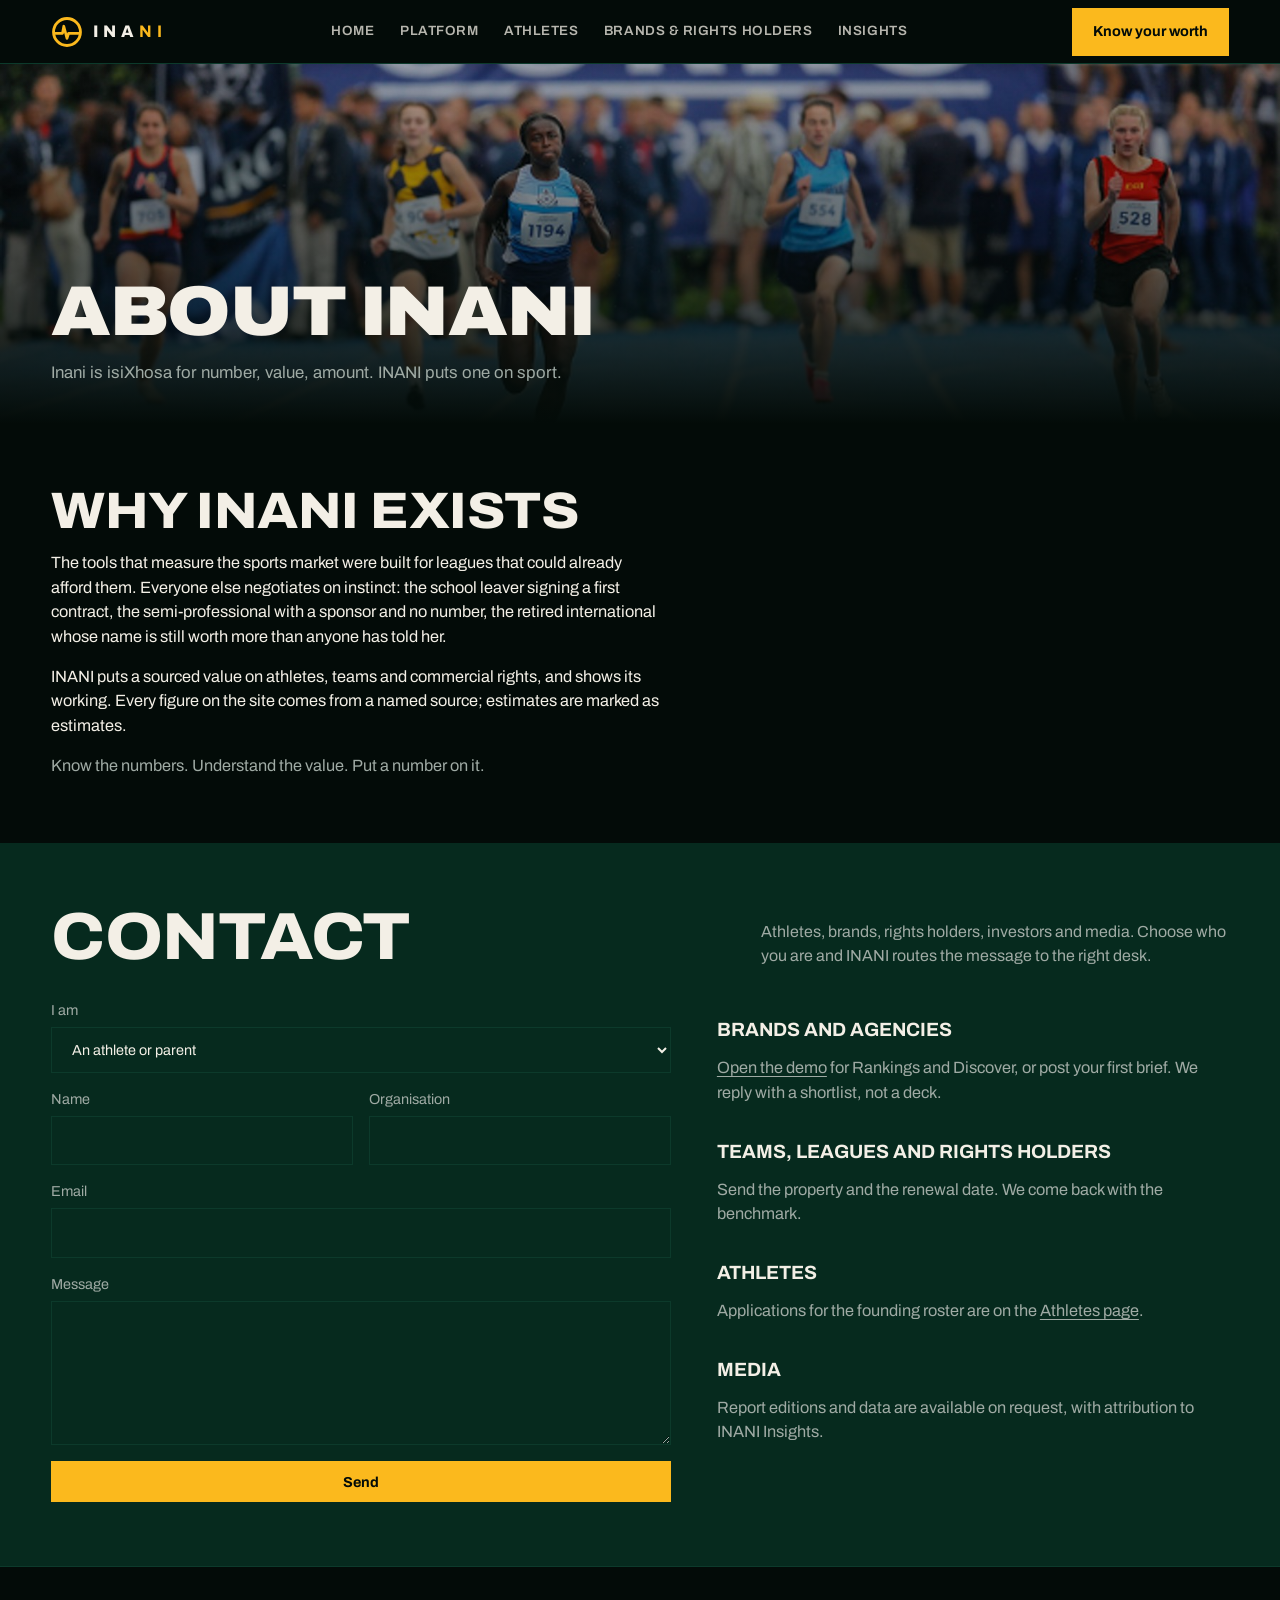
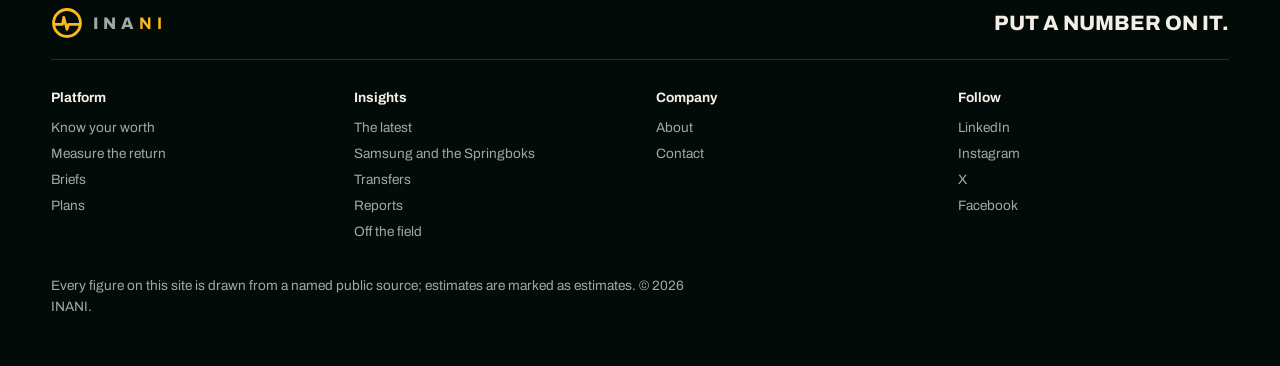
<file: about.html>
<!doctype html>
<html lang="en">
<head>
<meta charset="utf-8">
<meta name="viewport" content="width=device-width, initial-scale=1, viewport-fit=cover">
<title>About · INANI</title>
<meta name="description" content="Why INANI exists, how values are built, and the company behind it.">
<link rel="preconnect" href="https://fonts.googleapis.com">
<link rel="stylesheet" href="https://fonts.googleapis.com/css2?family=Archivo:ital,wdth,wght@0,62..125,300..900;1,62..125,300..900&display=swap">
<link rel="stylesheet" href="styles.css">
</head>
<body>
<svg width="0" height="0" style="position:absolute" aria-hidden="true">
<defs>
<symbol id="i-chart" viewBox="0 0 24 24"><path d="M3 3v18h18M18 17V9M13 17V5M8 17v-3"/></symbol>
<symbol id="i-deal" viewBox="0 0 24 24"><path d="m11 17 2 2a1 1 0 1 0 3-3"/><path d="m14 14 2.5 2.5a1 1 0 1 0 3-3l-3.88-3.88a3 3 0 0 0-4.24 0l-.88.88a1 1 0 1 1-3-3l2.81-2.81a5.79 5.79 0 0 1 7.06-.87l.47.28a2 2 0 0 0 1.42.25L21 4"/><path d="m21 3 1 11h-2M3 3 2 14l6.5 6.5a1 1 0 1 0 3-3M3 4h8"/></symbol>
<symbol id="i-news" viewBox="0 0 24 24"><path d="M4 22h16a2 2 0 0 0 2-2V4a2 2 0 0 0-2-2H8a2 2 0 0 0-2 2v16a2 2 0 0 1-2 2Zm0 0a2 2 0 0 1-2-2v-9c0-1.1.9-2 2-2h2M18 14h-8M15 18h-5M10 6h8v4h-8V6Z"/></symbol>
<symbol id="i-check" viewBox="0 0 24 24"><path d="M20 6 9 17l-5-5"/></symbol>
<symbol id="i-arrow" viewBox="0 0 24 24"><path d="M5 12h14m-7-7 7 7-7 7"/></symbol>
<symbol id="i-athlete" viewBox="0 0 24 24"><path d="M19 21v-2a4 4 0 0 0-4-4H9a4 4 0 0 0-4 4v2"/><circle cx="12" cy="7" r="4"/></symbol>
<symbol id="i-team" viewBox="0 0 24 24"><path d="M16 21v-2a4 4 0 0 0-4-4H6a4 4 0 0 0-4 4v2"/><circle cx="9" cy="7" r="4"/><path d="M22 21v-2a4 4 0 0 0-3-3.87M16 3.13a4 4 0 0 1 0 7.75"/></symbol>
<symbol id="i-rights" viewBox="0 0 24 24"><path d="M20 13c0 5-3.5 7.5-7.66 8.95a1 1 0 0 1-.67-.01C7.5 20.5 4 18 4 13V6a1 1 0 0 1 1-1c2 0 4.5-1.2 6.24-2.72a1.17 1.17 0 0 1 1.52 0C14.51 3.81 17 5 19 5a1 1 0 0 1 1 1z"/><path d="m9 12 2 2 4-4"/></symbol>
<symbol id="i-brand" viewBox="0 0 24 24"><path d="m3 11 18-5v12L3 14v-3z"/><path d="M11.6 16.8a3 3 0 1 1-5.8-1.6"/></symbol>
<symbol id="i-invest" viewBox="0 0 24 24"><path d="M22 7 13.5 15.5 8.5 10.5 2 17M16 7h6v6"/></symbol>
<symbol id="i-media" viewBox="0 0 24 24"><rect x="2" y="7" width="20" height="15" rx="2"/><path d="m17 2-5 5-5-5"/></symbol>
<symbol id="i-left" viewBox="0 0 24 24"><path d="m15 18-6-6 6-6"/></symbol>
<symbol id="i-right" viewBox="0 0 24 24"><path d="m9 18 6-6-6-6"/></symbol>
<symbol id="i-link" viewBox="0 0 24 24"><path d="M10 13a5 5 0 0 0 7.54.54l3-3a5 5 0 0 0-7.07-7.07l-1.72 1.71"/><path d="M14 11a5 5 0 0 0-7.54-.54l-3 3a5 5 0 0 0 7.07 7.07l1.71-1.71"/></symbol>
<symbol id="i-file" viewBox="0 0 24 24"><path d="M15 2H6a2 2 0 0 0-2 2v16a2 2 0 0 0 2 2h12a2 2 0 0 0 2-2V7Z"/><path d="M14 2v4a2 2 0 0 0 2 2h4M10 9H8M16 13H8M16 17H8"/></symbol>
<symbol id="i-card" viewBox="0 0 24 24"><rect x="2" y="5" width="20" height="14" rx="2"/><path d="M2 10h20"/></symbol>
<symbol id="i-db" viewBox="0 0 24 24"><ellipse cx="12" cy="5" rx="9" ry="3"/><path d="M3 5v14a9 3 0 0 0 18 0V5"/><path d="M3 12a9 3 0 0 0 18 0"/></symbol>
</defs>
</svg>
<header class="top">
  <div class="wrap bar">
    <a class="lock" href="index.html" aria-label="INANI home"><svg viewBox="0 0 100 100" aria-hidden="true"><circle cx="50" cy="50" r="42" fill="none" stroke="#FBB91D" stroke-width="9"/><polyline points="14,54 36,54 40,32 50,70 55,54 86,54" fill="none" stroke="#FBB91D" stroke-width="8.5" stroke-linecap="round" stroke-linejoin="round"/></svg><span>INA<b>NI</b></span></a>
    <nav class="main" id="nav" aria-label="Primary"><a href="index.html">Home</a><a href="platform.html">Platform</a><a href="athletes.html">Athletes</a><a href="brands.html">Brands & Rights Holders</a><a href="insights.html">Insights</a></nav>
    <div class="acts"><a class="cta" href="athletes.html#apply">Know your worth</a><button class="menu" id="menu" aria-expanded="false" aria-controls="nav">Menu</button></div>
  </div>
</header>
<main>

<div class="page-title photo"><div class="ph"><img src="img/curro-sprint.jpg" alt="" style="object-position:45% 50%"></div><div class="wrap"><h1 style="font-size:clamp(2.4rem,7vw,6rem)">About INANI</h1><p>Inani is isiXhosa for number, value, amount. INANI puts one on sport.</p></div></div>
<section class="wrap">
  <div class="prose">
    <h2 style="font-size:clamp(1.8rem,4vw,3.2rem)">Why INANI exists</h2>
    <p>The tools that measure the sports market were built for leagues that could already afford them. Everyone else negotiates on instinct: the school leaver signing a first contract, the semi-professional with a sponsor and no number, the retired international whose name is still worth more than anyone has told her.</p>
    <p>INANI puts a sourced value on athletes, teams and commercial rights, and shows its working. Every figure on the site comes from a named source; estimates are marked as estimates.</p>
    <p class="ash">Know the numbers. Understand the value. Put a number on it.</p>
  </div>
</section>
<section class="band" id="contact"><div class="wrap"><div class="head"><h2>Contact</h2><p>Athletes, brands, rights holders, investors and media. Choose who you are and INANI routes the message to the right desk.</p></div>
  <div class="split">
    <form class="form contact" aria-label="Contact INANI">
      <label>I am<select name="who" required><option>An athlete or parent</option><option>A brand or agency</option><option>A team, league or rights holder</option><option>An investor</option><option>Media</option><option>Making a POPIA or data request</option></select></label>
      <div class="two"><label>Name<input type="text" name="name" required></label><label>Organisation<input type="text" name="org"></label></div>
      <label>Email<input type="email" name="email" required></label>
      <label>Message<textarea name="msg" required></textarea></label>
      <button class="cta" type="submit">Send</button><p class="ok" hidden>Sent. INANI will be in touch.</p>
    </form>
    <div class="prose">
      <h3>Brands and agencies</h3><p class="ash"><a href="https://siyaduna.github.io/inani-demo/" target="_blank" rel="noopener">Open the demo</a> for Rankings and Discover, or post your first brief. We reply with a shortlist, not a deck.</p>
      <h3>Teams, leagues and rights holders</h3><p class="ash">Send the property and the renewal date. We come back with the benchmark.</p>
      <h3>Athletes</h3><p class="ash">Applications for the founding roster are on the <a href="athletes.html#apply">Athletes page</a>.</p>
      <h3>Media</h3><p class="ash">Report editions and data are available on request, with attribution to INANI Insights.</p>
    </div>
  </div>
</div></section>
</main>
<footer>
  <div class="wrap">
    <div class="f-top"><a class="lock" href="index.html"><svg viewBox="0 0 100 100" aria-hidden="true"><circle cx="50" cy="50" r="42" fill="none" stroke="#FBB91D" stroke-width="9"/><polyline points="14,54 36,54 40,32 50,70 55,54 86,54" fill="none" stroke="#FBB91D" stroke-width="8.5" stroke-linecap="round" stroke-linejoin="round"/></svg><span>INA<b>NI</b></span></a><p class="line">Put a number on it.</p></div>
    <div class="cols">
      <div><strong>Platform</strong><ul><li><a href="platform.html">Know your worth</a></li><li><a href="brands.html#return">Measure the return</a></li><li><a href="brands.html#briefs">Briefs</a></li><li><a href="platform.html#plans">Plans</a></li></ul></div>
      <div><strong>Insights</strong><ul><li><a href="insights.html">The latest</a></li><li><a href="insights.html#samsung">Samsung and the Springboks</a></li><li><a href="insights.html#transfers">Transfers</a></li><li><a href="insights.html#reports">Reports</a></li><li><a href="athletes.html#style">Off the field</a></li></ul></div>
      <div><strong>Company</strong><ul><li><a href="about.html">About</a></li><li><a href="about.html#contact">Contact</a></li></ul></div>
      <div><strong>Follow</strong><ul><li><a href="https://www.linkedin.com/company/inani-analytics/" target="_blank" rel="noopener">LinkedIn</a></li><li><a href="https://www.instagram.com/inanianalytics" target="_blank" rel="noopener">Instagram</a></li><li><a href="https://x.com/inanianalytics" target="_blank" rel="noopener">X</a></li><li><a href="https://www.facebook.com/share/1JWfGhhpAh/" target="_blank" rel="noopener">Facebook</a></li></ul></div>
    </div>
    <p class="fine">Every figure on this site is drawn from a named public source; estimates are marked as estimates. © 2026 INANI.</p>
  </div>
</footer>
<script src="site.js"></script>
</body>
</html>
</file>
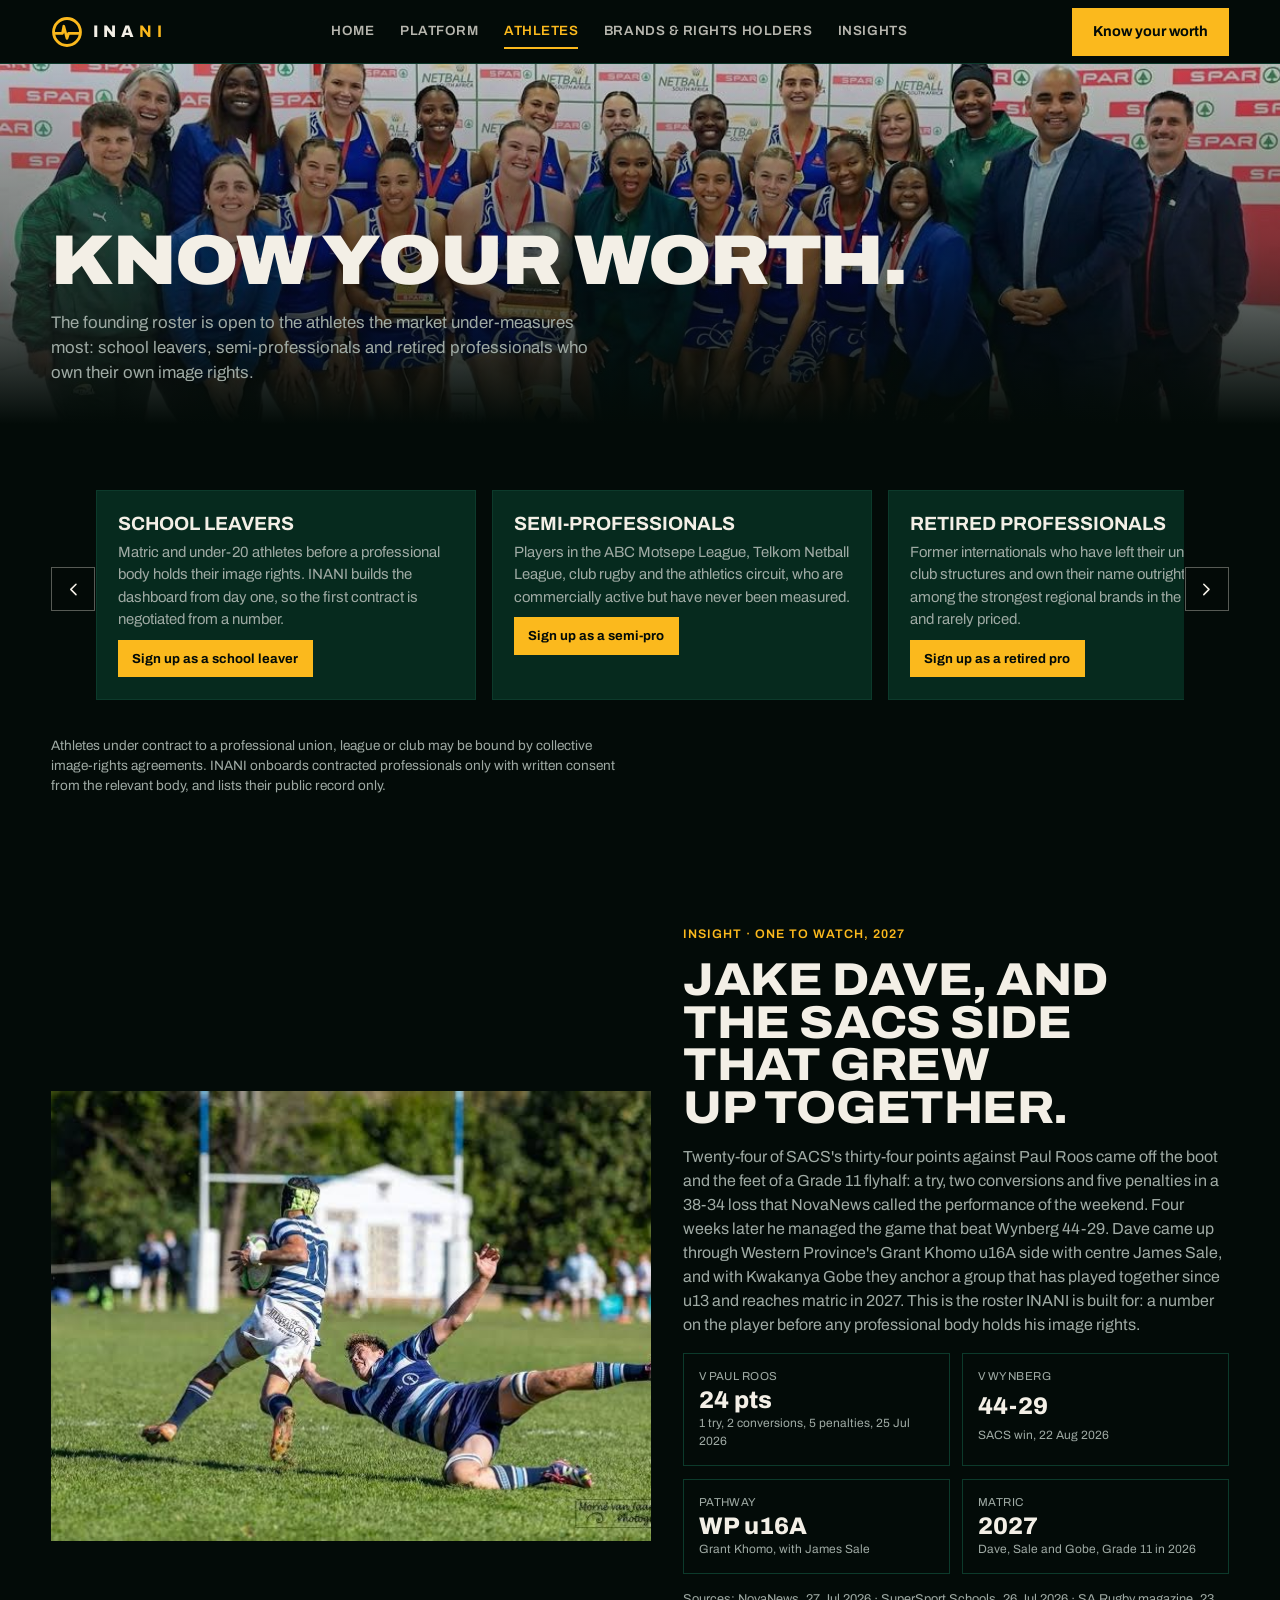
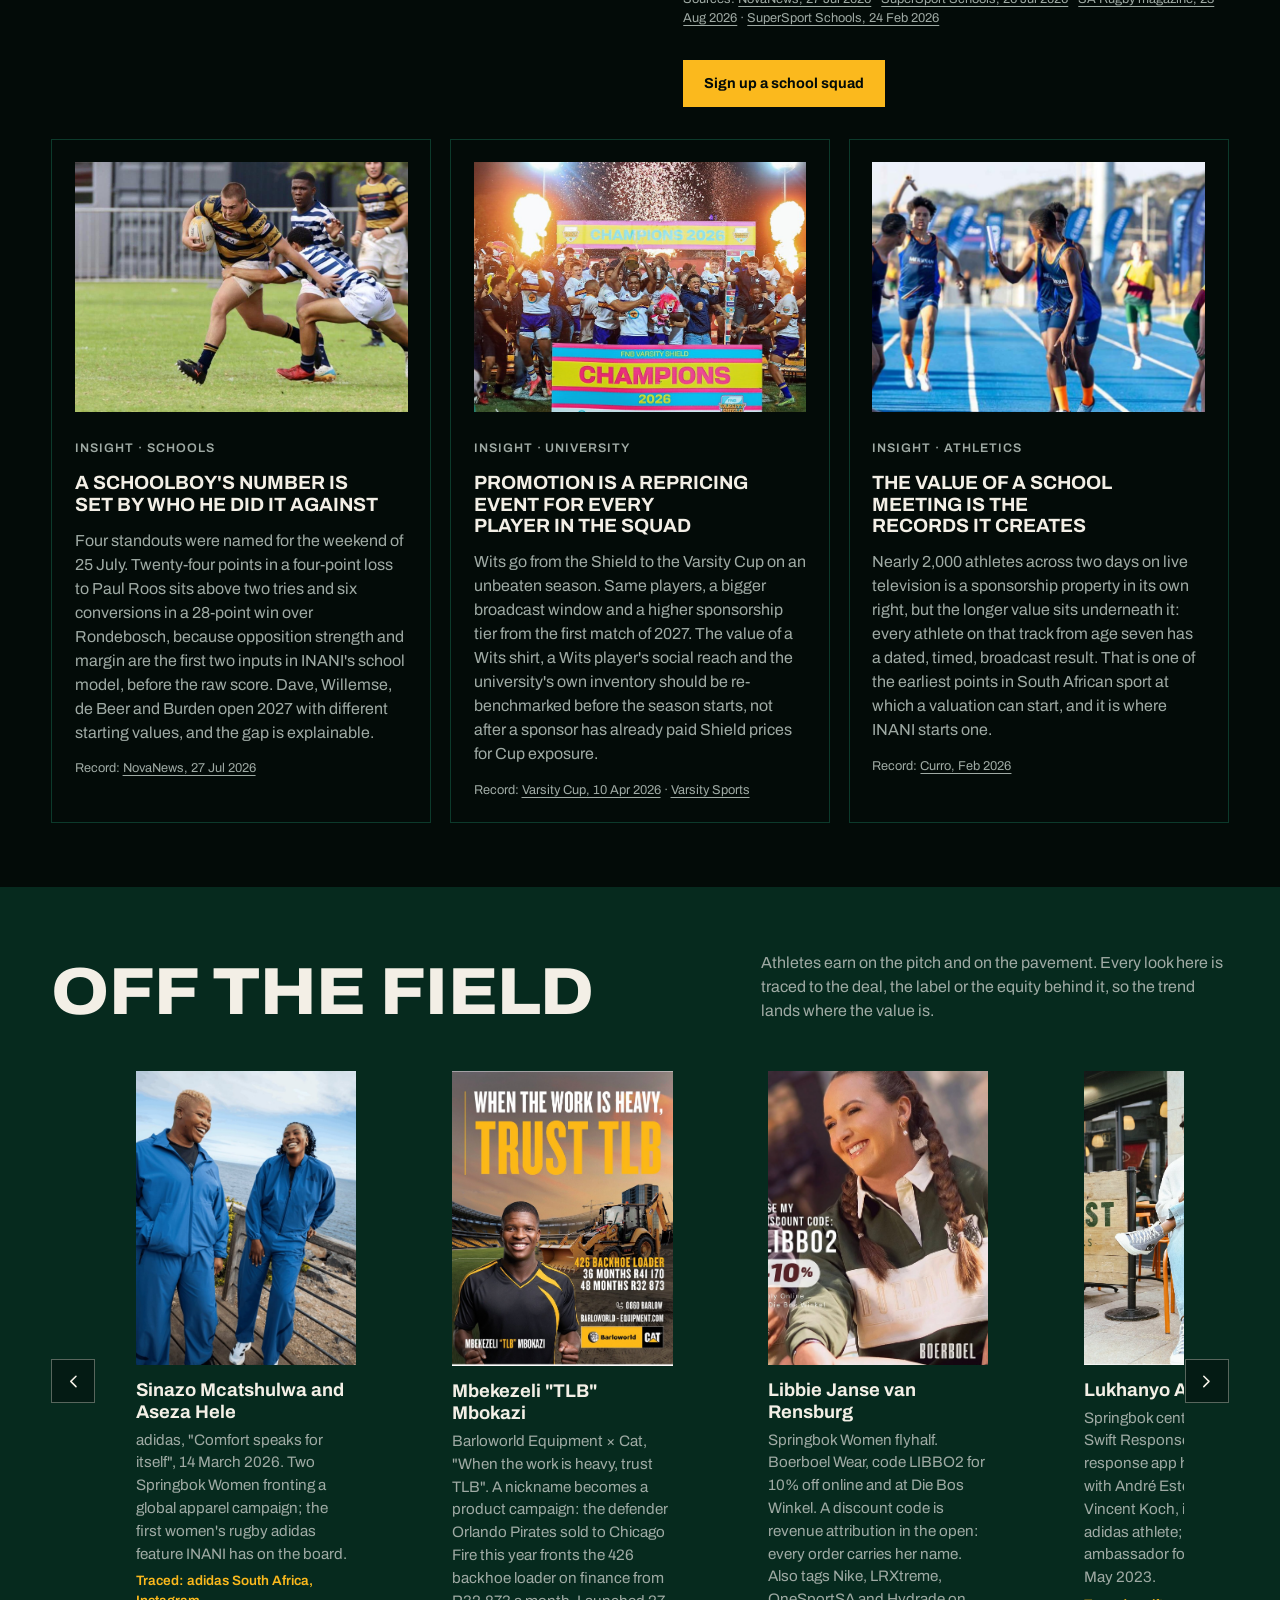
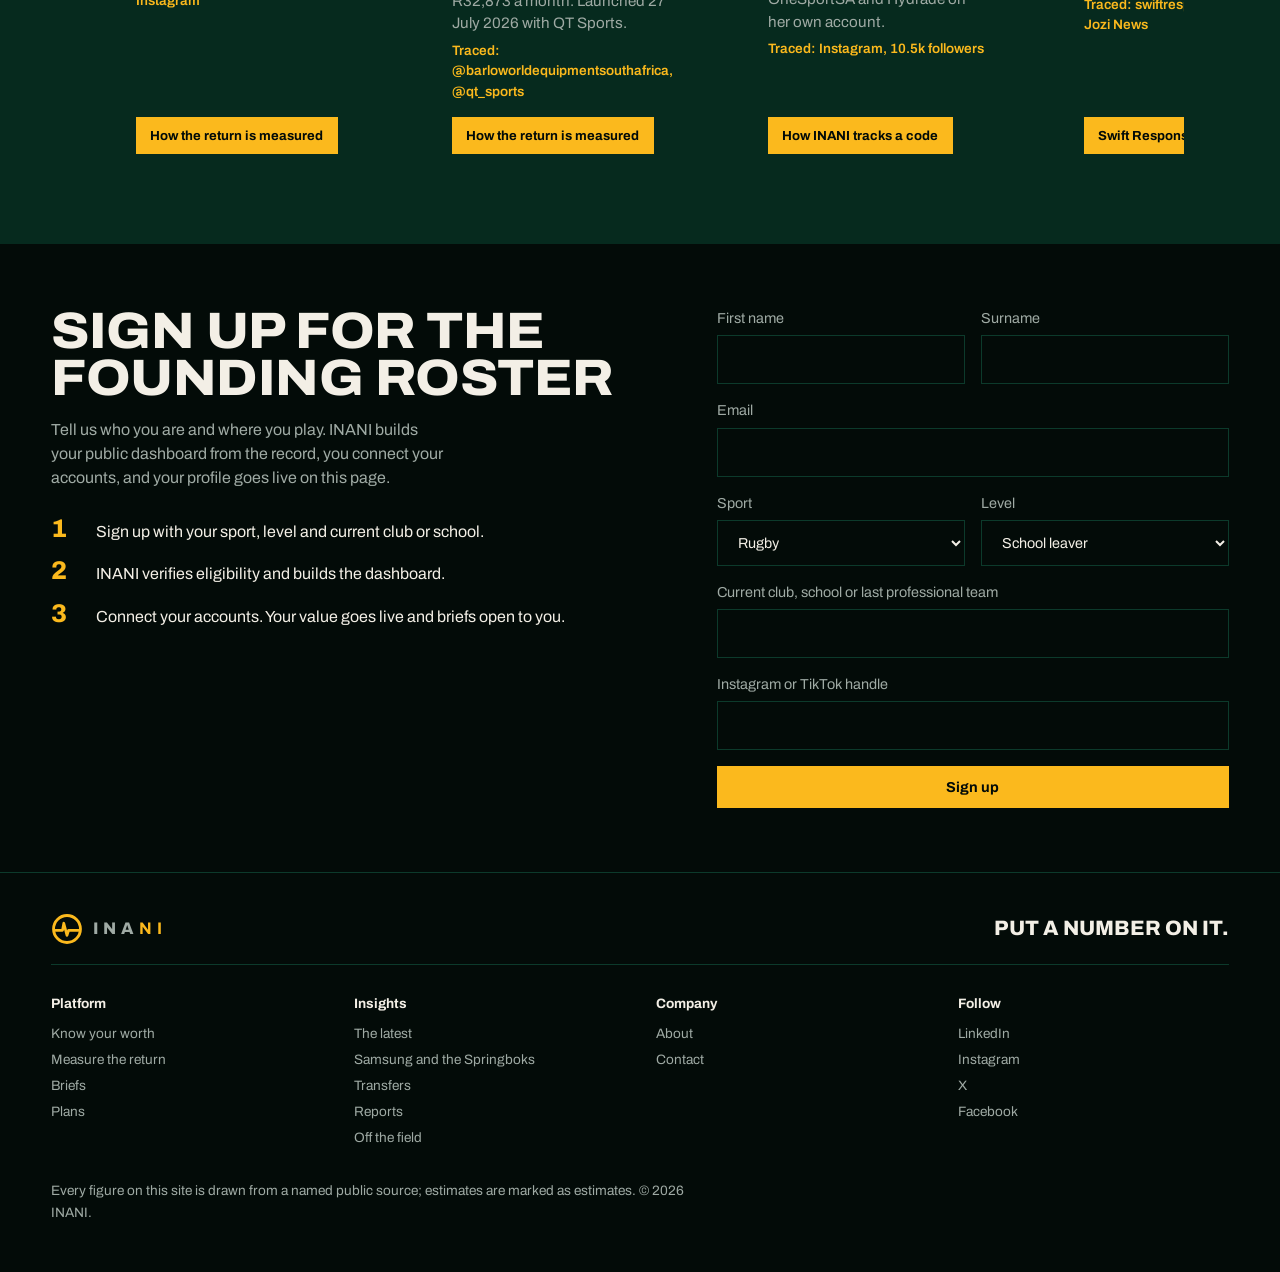
<file: athletes.html>
<!doctype html>
<html lang="en">
<head>
<meta charset="utf-8">
<meta name="viewport" content="width=device-width, initial-scale=1, viewport-fit=cover">
<title>Athletes · INANI</title>
<meta name="description" content="The INANI roster and founding-roster applications for school leavers, semi-professionals and retired professionals.">
<link rel="preconnect" href="https://fonts.googleapis.com">
<link rel="stylesheet" href="https://fonts.googleapis.com/css2?family=Archivo:ital,wdth,wght@0,62..125,300..900;1,62..125,300..900&display=swap">
<link rel="stylesheet" href="styles.css">
</head>
<body>
<svg width="0" height="0" style="position:absolute" aria-hidden="true">
<defs>
<symbol id="i-chart" viewBox="0 0 24 24"><path d="M3 3v18h18M18 17V9M13 17V5M8 17v-3"/></symbol>
<symbol id="i-deal" viewBox="0 0 24 24"><path d="m11 17 2 2a1 1 0 1 0 3-3"/><path d="m14 14 2.5 2.5a1 1 0 1 0 3-3l-3.88-3.88a3 3 0 0 0-4.24 0l-.88.88a1 1 0 1 1-3-3l2.81-2.81a5.79 5.79 0 0 1 7.06-.87l.47.28a2 2 0 0 0 1.42.25L21 4"/><path d="m21 3 1 11h-2M3 3 2 14l6.5 6.5a1 1 0 1 0 3-3M3 4h8"/></symbol>
<symbol id="i-news" viewBox="0 0 24 24"><path d="M4 22h16a2 2 0 0 0 2-2V4a2 2 0 0 0-2-2H8a2 2 0 0 0-2 2v16a2 2 0 0 1-2 2Zm0 0a2 2 0 0 1-2-2v-9c0-1.1.9-2 2-2h2M18 14h-8M15 18h-5M10 6h8v4h-8V6Z"/></symbol>
<symbol id="i-check" viewBox="0 0 24 24"><path d="M20 6 9 17l-5-5"/></symbol>
<symbol id="i-arrow" viewBox="0 0 24 24"><path d="M5 12h14m-7-7 7 7-7 7"/></symbol>
<symbol id="i-athlete" viewBox="0 0 24 24"><path d="M19 21v-2a4 4 0 0 0-4-4H9a4 4 0 0 0-4 4v2"/><circle cx="12" cy="7" r="4"/></symbol>
<symbol id="i-team" viewBox="0 0 24 24"><path d="M16 21v-2a4 4 0 0 0-4-4H6a4 4 0 0 0-4 4v2"/><circle cx="9" cy="7" r="4"/><path d="M22 21v-2a4 4 0 0 0-3-3.87M16 3.13a4 4 0 0 1 0 7.75"/></symbol>
<symbol id="i-rights" viewBox="0 0 24 24"><path d="M20 13c0 5-3.5 7.5-7.66 8.95a1 1 0 0 1-.67-.01C7.5 20.5 4 18 4 13V6a1 1 0 0 1 1-1c2 0 4.5-1.2 6.24-2.72a1.17 1.17 0 0 1 1.52 0C14.51 3.81 17 5 19 5a1 1 0 0 1 1 1z"/><path d="m9 12 2 2 4-4"/></symbol>
<symbol id="i-brand" viewBox="0 0 24 24"><path d="m3 11 18-5v12L3 14v-3z"/><path d="M11.6 16.8a3 3 0 1 1-5.8-1.6"/></symbol>
<symbol id="i-invest" viewBox="0 0 24 24"><path d="M22 7 13.5 15.5 8.5 10.5 2 17M16 7h6v6"/></symbol>
<symbol id="i-media" viewBox="0 0 24 24"><rect x="2" y="7" width="20" height="15" rx="2"/><path d="m17 2-5 5-5-5"/></symbol>
<symbol id="i-left" viewBox="0 0 24 24"><path d="m15 18-6-6 6-6"/></symbol>
<symbol id="i-right" viewBox="0 0 24 24"><path d="m9 18 6-6-6-6"/></symbol>
<symbol id="i-link" viewBox="0 0 24 24"><path d="M10 13a5 5 0 0 0 7.54.54l3-3a5 5 0 0 0-7.07-7.07l-1.72 1.71"/><path d="M14 11a5 5 0 0 0-7.54-.54l-3 3a5 5 0 0 0 7.07 7.07l1.71-1.71"/></symbol>
<symbol id="i-file" viewBox="0 0 24 24"><path d="M15 2H6a2 2 0 0 0-2 2v16a2 2 0 0 0 2 2h12a2 2 0 0 0 2-2V7Z"/><path d="M14 2v4a2 2 0 0 0 2 2h4M10 9H8M16 13H8M16 17H8"/></symbol>
<symbol id="i-card" viewBox="0 0 24 24"><rect x="2" y="5" width="20" height="14" rx="2"/><path d="M2 10h20"/></symbol>
<symbol id="i-db" viewBox="0 0 24 24"><ellipse cx="12" cy="5" rx="9" ry="3"/><path d="M3 5v14a9 3 0 0 0 18 0V5"/><path d="M3 12a9 3 0 0 0 18 0"/></symbol>
</defs>
</svg>
<header class="top">
  <div class="wrap bar">
    <a class="lock" href="index.html" aria-label="INANI home"><svg viewBox="0 0 100 100" aria-hidden="true"><circle cx="50" cy="50" r="42" fill="none" stroke="#FBB91D" stroke-width="9"/><polyline points="14,54 36,54 40,32 50,70 55,54 86,54" fill="none" stroke="#FBB91D" stroke-width="8.5" stroke-linecap="round" stroke-linejoin="round"/></svg><span>INA<b>NI</b></span></a>
    <nav class="main" id="nav" aria-label="Primary"><a href="index.html">Home</a><a href="platform.html">Platform</a><a href="athletes.html" aria-current="page">Athletes</a><a href="brands.html">Brands & Rights Holders</a><a href="insights.html">Insights</a></nav>
    <div class="acts"><a class="cta" href="athletes.html#apply">Know your worth</a><button class="menu" id="menu" aria-expanded="false" aria-controls="nav">Menu</button></div>
  </div>
</header>
<main>

<div class="page-title photo"><div class="ph"><img src="img/netball-trophy.jpg" alt="" style="object-position:50% 30%"></div><div class="wrap"><h1 style="font-size:clamp(2.4rem,7vw,6rem)">Know your worth.</h1><p>The founding roster is open to the athletes the market under-measures most: school leavers, semi-professionals and retired professionals who own their own image rights.</p></div></div>
<section class="wrap">
  <div class="eligible carousel">
    <div><h3>School leavers</h3><p>Matric and under-20 athletes before a professional body holds their image rights. INANI builds the dashboard from day one, so the first contract is negotiated from a number.</p><a class="cta small" href="#apply">Sign up as a school leaver</a></div>
    <div><h3>Semi-professionals</h3><p>Players in the ABC Motsepe League, Telkom Netball League, club rugby and the athletics circuit, who are commercially active but have never been measured.</p><a class="cta small" href="#apply">Sign up as a semi-pro</a></div>
    <div><h3>Retired professionals</h3><p>Former internationals who have left their union or club structures and own their name outright. Often among the strongest regional brands in the country, and rarely priced.</p><a class="cta small" href="#apply">Sign up as a retired pro</a></div>
  </div>
  <p class="note" style="margin-top:1.4rem">Athletes under contract to a professional union, league or club may be bound by collective image-rights agreements. INANI onboards contracted professionals only with written consent from the relevant body, and lists their public record only.</p>
</section>
<section class="wrap" id="sacs"><div>
  <div class="feat">
    <div class="ph feat-ph"><img src="img/sacs-dave-10.jpg" alt="Jake Dave, SACS flyhalf, steps a Rondebosch tackler" style="object-position:45% 35%"></div>
    <div class="feat-body">
      <p class="kind">Insight · One to watch, 2027</p>
      <h2>Jake Dave, and the SACS side that grew up together.</h2>
      <p class="lede">Twenty-four of SACS's thirty-four points against Paul Roos came off the boot and the feet of a Grade 11 flyhalf: a try, two conversions and five penalties in a 38-34 loss that NovaNews called the performance of the weekend. Four weeks later he managed the game that beat Wynberg 44-29. Dave came up through Western Province's Grant Khomo u16A side with centre James Sale, and with Kwakanya Gobe they anchor a group that has played together since u13 and reaches matric in 2027. This is the roster INANI is built for: a number on the player before any professional body holds his image rights.</p>
      <div class="feat-grid">
        <div><span>v Paul Roos</span><b>24 pts</b><small>1 try, 2 conversions, 5 penalties, 25 Jul 2026</small></div>
        <div><span>v Wynberg</span><b>44-29</b><small>SACS win, 22 Aug 2026</small></div>
        <div><span>Pathway</span><b>WP u16A</b><small>Grant Khomo, with James Sale</small></div>
        <div><span>Matric</span><b>2027</b><small>Dave, Sale and Gobe, Grade 11 in 2026</small></div>
      </div>
      <p class="src">Sources: <a href="https://novanews.co.za/school-rugby/schoolboy-rugby-standout-players-weekend-dave-willemse-burden/" target="_blank" rel="noopener">NovaNews, 27 Jul 2026</a> · <a href="https://superschoolsnews.co.za/sacs-dave-scores-24-points-but-paul-roos-wins-millies-lourens-bags-hat-trick/" target="_blank" rel="noopener">SuperSport Schools, 26 Jul 2026</a> · <a href="https://www.sarugbymag.co.za/schools-wrap-monnas-win-noordvaal-cup-sacs-down-wynberg/" target="_blank" rel="noopener">SA Rugby magazine, 23 Aug 2026</a> · <a href="https://superschoolsnews.co.za/sacs-rugby-aims-to-level-up-in-2026/" target="_blank" rel="noopener">SuperSport Schools, 24 Feb 2026</a></p>
      <div class="acts" style="margin-top:1rem"><a class="cta" href="athletes.html#apply">Sign up a school squad</a></div>
    </div>
  </div>
  <div class="feat-cols">
    <div class="feat-col"><div class="ph" style="aspect-ratio:4/3;margin-bottom:.8rem"><img src="img/sacs-tackle.jpg" alt="SACS defender tackles a Paul Roos ball carrier" style="object-position:50% 45%"></div><p class="kind">Insight · Schools</p><h3>A schoolboy's number is set by who he did it against</h3><p>Four standouts were named for the weekend of 25 July. Twenty-four points in a four-point loss to Paul Roos sits above two tries and six conversions in a 28-point win over Rondebosch, because opposition strength and margin are the first two inputs in INANI's school model, before the raw score. Dave, Willemse, de Beer and Burden open 2027 with different starting values, and the gap is explainable.</p><p class="src">Record: <a href="https://novanews.co.za/school-rugby/schoolboy-rugby-standout-players-weekend-dave-willemse-burden/" target="_blank" rel="noopener">NovaNews, 27 Jul 2026</a></p></div>
    <div class="feat-col"><div class="ph" style="aspect-ratio:4/3;margin-bottom:.8rem"><img src="img/wits-shield-champions.jpg" alt="Wits players lift the FNB Varsity Shield trophy, 2026" style="object-position:50% 35%"></div><p class="kind">Insight · University</p><h3>Promotion is a repricing event for every player in the squad</h3><p>Wits go from the Shield to the Varsity Cup on an unbeaten season. Same players, a bigger broadcast window and a higher sponsorship tier from the first match of 2027. The value of a Wits shirt, a Wits player's social reach and the university's own inventory should be re-benchmarked before the season starts, not after a sponsor has already paid Shield prices for Cup exposure.</p><p class="src">Record: <a href="https://www.varsitycup.co.za/news/wits-crowned-fnb-varsity-shield-2026-champions-and-end-season-unbeaten" target="_blank" rel="noopener">Varsity Cup, 10 Apr 2026</a> · <a href="https://www.varsitysportssa.com/news-articles" target="_blank" rel="noopener">Varsity Sports</a></p></div>
    <div class="feat-col"><div class="ph" style="aspect-ratio:4/3;margin-bottom:.8rem"><img src="img/curro-relay.jpg" alt="Relay changeover at the Curro Podium athletics series" style="object-position:50% 45%"></div><p class="kind">Insight · Athletics</p><h3>The value of a school meeting is the records it creates</h3><p>Nearly 2,000 athletes across two days on live television is a sponsorship property in its own right, but the longer value sits underneath it: every athlete on that track from age seven has a dated, timed, broadcast result. That is one of the earliest points in South African sport at which a valuation can start, and it is where INANI starts one.</p><p class="src">Record: <a href="https://www.curro.co.za/latest-news/sport/curro-podium-grand-finale-2026-set-for-two-days-of-elite-school-athletics/" target="_blank" rel="noopener">Curro, Feb 2026</a></p></div>
  </div></section>
<section class="band" id="style"><div class="wrap">
  <div class="head"><h2>Off the field</h2><p>Athletes earn on the pitch and on the pavement. Every look here is traced to the deal, the label or the equity behind it, so the trend lands where the value is.</p></div>
  <div class="railwrap"><button class="arr prev" aria-label="Previous"><svg class="ico" aria-hidden="true"><use href="#i-left"/></svg></button><div class="rail look-rail">
    <figure class="look"><div class="ph"><img src="img/adidas-comfort.jpg" alt="Sinazo Mcatshulwa and Aseza Hele in blue adidas tracksuits on a seaside boardwalk" style="object-position:50% 30%"></div><figcaption class="cap"><p class="who">Sinazo Mcatshulwa and Aseza Hele</p><p class="what">adidas, "Comfort speaks for itself", 14 March 2026. Two Springbok Women fronting a global apparel campaign; the first women's rugby adidas feature INANI has on the board.</p><p class="trace">Traced: adidas South Africa, Instagram</p><a class="cta small" href="brands.html#return">How the return is measured</a></figcaption></figure>
    <figure class="look"><div class="ph"><img src="img/mbokazi-barloworld.jpg" alt="Mbekezeli 'TLB' Mbokazi in a Barloworld Equipment creative: When the work is heavy, trust TLB" style="object-position:50% 40%"></div><figcaption class="cap"><p class="who">Mbekezeli "TLB" Mbokazi</p><p class="what">Barloworld Equipment × Cat, "When the work is heavy, trust TLB". A nickname becomes a product campaign: the defender Orlando Pirates sold to Chicago Fire this year fronts the 426 backhoe loader on finance from R32,873 a month. Launched 27 July 2026 with QT Sports.</p><p class="trace">Traced: @barloworldequipmentsouthafrica, @qt_sports</p><a class="cta small" href="brands.html#return">How the return is measured</a></figcaption></figure>
    <figure class="look"><div class="ph"><img src="img/libbie-boerboel.jpg" alt="Libbie Janse van Rensburg in a Boerboel rugby shirt with her discount code LIBBO2" style="object-position:50% 25%"></div><figcaption class="cap"><p class="who">Libbie Janse van Rensburg</p><p class="what">Springbok Women flyhalf. Boerboel Wear, code LIBBO2 for 10% off online and at Die Bos Winkel. A discount code is revenue attribution in the open: every order carries her name. Also tags Nike, LRXtreme, OneSportSA and Hydrade on her own account.</p><p class="trace">Traced: Instagram, 10.5k followers</p><a class="cta small" href="brands.html#return">How INANI tracks a code</a></figcaption></figure>
    <figure class="look"><div class="ph"><img src="img/mapimpi-cap.jpg" alt="Lukhanyo Am seated outside a café in a cap, cream knit, light denim and high-tops" style="object-position:50% 30%"></div><figcaption class="cap"><p class="who">Lukhanyo Am</p><p class="what">Springbok centre, and a founder. Swift Response, the emergency-response app he co-founded with André Esterhuizen and Vincent Koch, is equity, not a fee. adidas athlete; DanUp ambassador for Danone since May 2023.</p><p class="trace">Traced: <a href="http://www.swiftresponse.co.za/" target="_blank" rel="noopener">swiftresponse.co.za</a> · <a href="https://egolijozinews.co.za/lukhanyo-am-energised-as-the-new-danup-ambassador/" target="_blank" rel="noopener">eGoli Jozi News</a></p><a class="cta small" href="http://www.swiftresponse.co.za/" target="_blank" rel="noopener">Swift Response</a></figcaption></figure>
    
    <figure class="look"><div class="ph"><img src="img/umlilo-owner.jpg" alt="Scara Ntubeni holding trays of marinated meat at Um-Lilo"></div><figcaption class="cap"><p class="who">Scara Ntubeni</p><p class="what">One-cap Springbok hooker, Western Province and Stormers since 2011. Now owns Um-Lilo, the flame-grill he runs in Woodstock and at the Old Biscuit Mill: the retired professional as business, not endorsement.</p><a class="cta small" href="athletes.html#apply">Sign up as a retired pro</a></figcaption></figure>
  </div><button class="arr next" aria-label="Next"><svg class="ico" aria-hidden="true"><use href="#i-right"/></svg></button></div>
</div></section>
<section class="wrap" id="apply">
  <div class="split">
    <div><h2>Sign up for the founding roster</h2><p class="l">Tell us who you are and where you play. INANI builds your public dashboard from the record, you connect your accounts, and your profile goes live on this page.</p>
      <ol class="steps"><li>Sign up with your sport, level and current club or school.</li><li>INANI verifies eligibility and builds the dashboard.</li><li>Connect your accounts. Your value goes live and briefs open to you.</li></ol></div>
    <form class="form contact" aria-label="Athlete application">
      <div class="two"><label>First name<input type="text" name="first" required></label><label>Surname<input type="text" name="last" required></label></div>
      <label>Email<input type="email" name="email" required></label>
      <div class="two"><label>Sport<select name="sport"><option>Rugby</option><option>Football</option><option>Cricket</option><option>Netball</option><option>Athletics</option><option>Other</option></select></label>
      <label>Level<select name="level"><option>School leaver</option><option>Semi-professional</option><option>Retired professional</option><option>Contracted professional (consent required)</option></select></label></div>
      <label>Current club, school or last professional team<input type="text" name="club"></label>
      <label>Instagram or TikTok handle<input type="text" name="handle"></label>
      <button class="cta" type="submit">Sign up</button><p class="ok" hidden>Received. INANI will be in touch.</p>
    </form>
  </div>
</section>
</main>
<footer>
  <div class="wrap">
    <div class="f-top"><a class="lock" href="index.html"><svg viewBox="0 0 100 100" aria-hidden="true"><circle cx="50" cy="50" r="42" fill="none" stroke="#FBB91D" stroke-width="9"/><polyline points="14,54 36,54 40,32 50,70 55,54 86,54" fill="none" stroke="#FBB91D" stroke-width="8.5" stroke-linecap="round" stroke-linejoin="round"/></svg><span>INA<b>NI</b></span></a><p class="line">Put a number on it.</p></div>
    <div class="cols">
      <div><strong>Platform</strong><ul><li><a href="platform.html">Know your worth</a></li><li><a href="brands.html#return">Measure the return</a></li><li><a href="brands.html#briefs">Briefs</a></li><li><a href="platform.html#plans">Plans</a></li></ul></div>
      <div><strong>Insights</strong><ul><li><a href="insights.html">The latest</a></li><li><a href="insights.html#samsung">Samsung and the Springboks</a></li><li><a href="insights.html#transfers">Transfers</a></li><li><a href="insights.html#reports">Reports</a></li><li><a href="athletes.html#style">Off the field</a></li></ul></div>
      <div><strong>Company</strong><ul><li><a href="about.html">About</a></li><li><a href="about.html#contact">Contact</a></li></ul></div>
      <div><strong>Follow</strong><ul><li><a href="https://www.linkedin.com/company/inani-analytics/" target="_blank" rel="noopener">LinkedIn</a></li><li><a href="https://www.instagram.com/inanianalytics" target="_blank" rel="noopener">Instagram</a></li><li><a href="https://x.com/inanianalytics" target="_blank" rel="noopener">X</a></li><li><a href="https://www.facebook.com/share/1JWfGhhpAh/" target="_blank" rel="noopener">Facebook</a></li></ul></div>
    </div>
    <p class="fine">Every figure on this site is drawn from a named public source; estimates are marked as estimates. © 2026 INANI.</p>
  </div>
</footer>
<script src="site.js"></script>
</body>
</html>
</file>
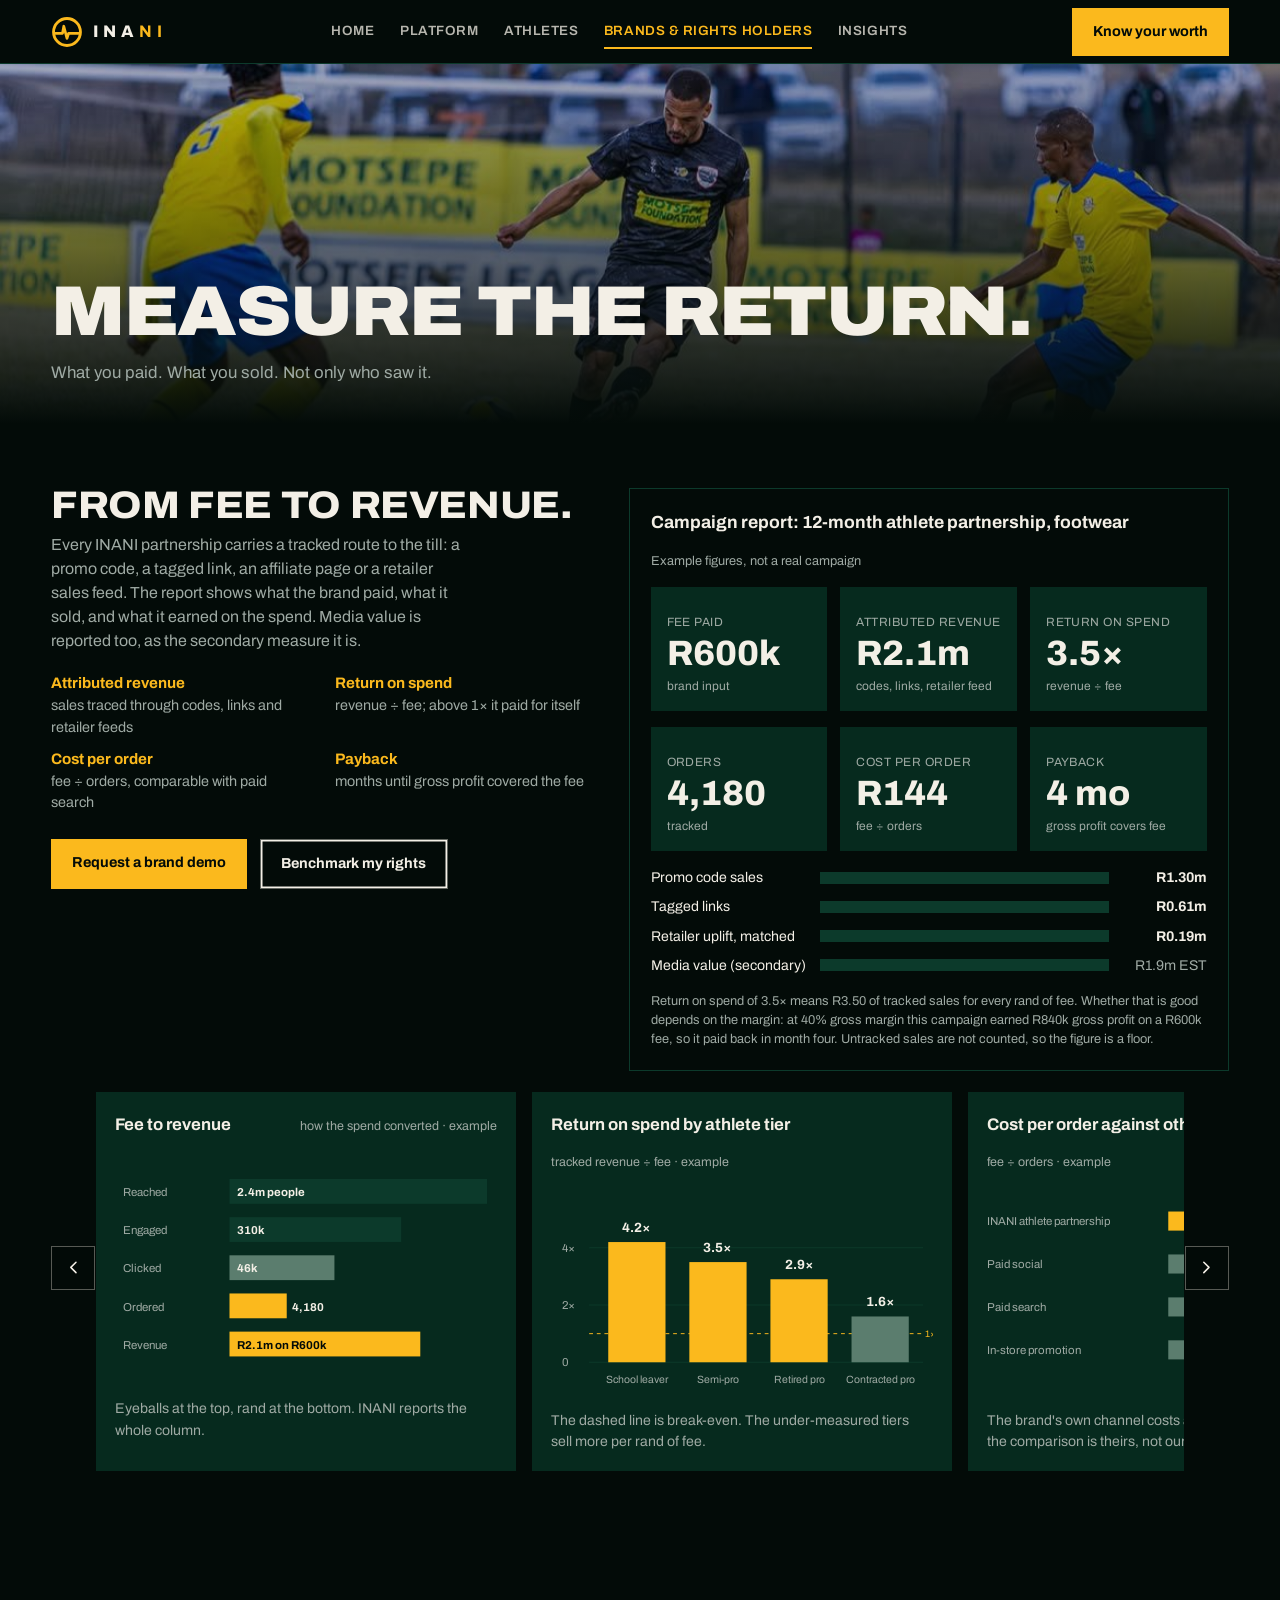
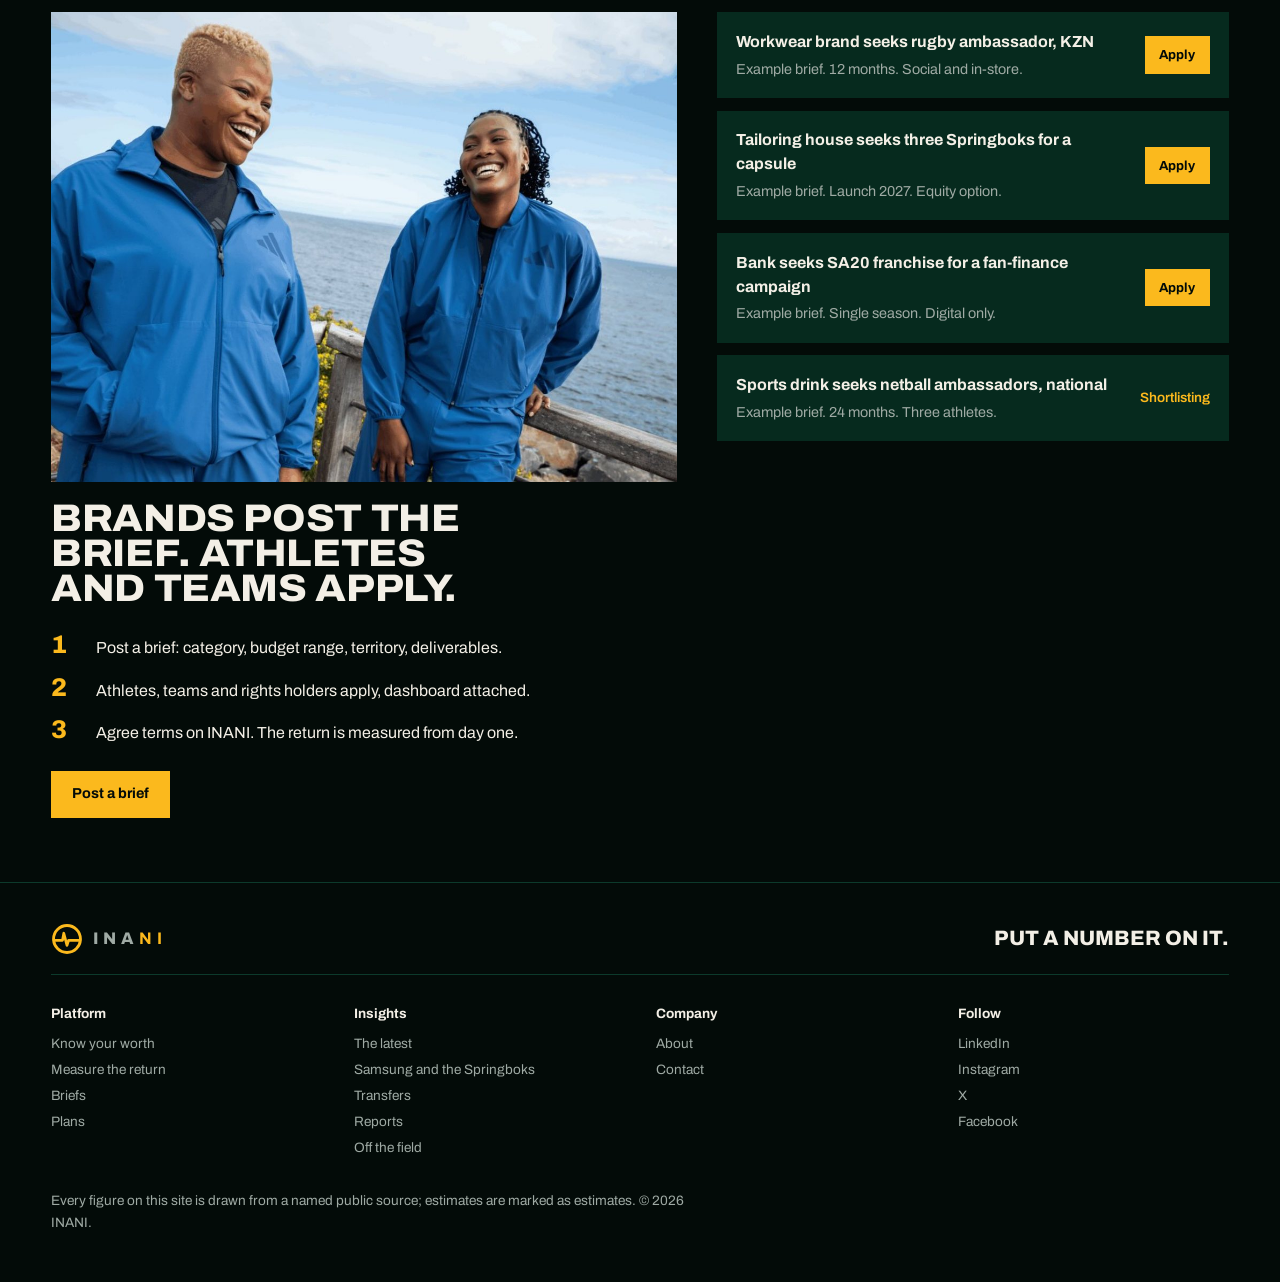
<file: brands.html>
<!doctype html>
<html lang="en">
<head>
<meta charset="utf-8">
<meta name="viewport" content="width=device-width, initial-scale=1, viewport-fit=cover">
<title>Brands & Rights Holders · INANI</title>
<meta name="description" content="Measure sponsorship return, benchmark renewals, and post briefs to athletes and teams.">
<link rel="preconnect" href="https://fonts.googleapis.com">
<link rel="stylesheet" href="https://fonts.googleapis.com/css2?family=Archivo:ital,wdth,wght@0,62..125,300..900;1,62..125,300..900&display=swap">
<link rel="stylesheet" href="styles.css">
</head>
<body>
<svg width="0" height="0" style="position:absolute" aria-hidden="true">
<defs>
<symbol id="i-chart" viewBox="0 0 24 24"><path d="M3 3v18h18M18 17V9M13 17V5M8 17v-3"/></symbol>
<symbol id="i-deal" viewBox="0 0 24 24"><path d="m11 17 2 2a1 1 0 1 0 3-3"/><path d="m14 14 2.5 2.5a1 1 0 1 0 3-3l-3.88-3.88a3 3 0 0 0-4.24 0l-.88.88a1 1 0 1 1-3-3l2.81-2.81a5.79 5.79 0 0 1 7.06-.87l.47.28a2 2 0 0 0 1.42.25L21 4"/><path d="m21 3 1 11h-2M3 3 2 14l6.5 6.5a1 1 0 1 0 3-3M3 4h8"/></symbol>
<symbol id="i-news" viewBox="0 0 24 24"><path d="M4 22h16a2 2 0 0 0 2-2V4a2 2 0 0 0-2-2H8a2 2 0 0 0-2 2v16a2 2 0 0 1-2 2Zm0 0a2 2 0 0 1-2-2v-9c0-1.1.9-2 2-2h2M18 14h-8M15 18h-5M10 6h8v4h-8V6Z"/></symbol>
<symbol id="i-check" viewBox="0 0 24 24"><path d="M20 6 9 17l-5-5"/></symbol>
<symbol id="i-arrow" viewBox="0 0 24 24"><path d="M5 12h14m-7-7 7 7-7 7"/></symbol>
<symbol id="i-athlete" viewBox="0 0 24 24"><path d="M19 21v-2a4 4 0 0 0-4-4H9a4 4 0 0 0-4 4v2"/><circle cx="12" cy="7" r="4"/></symbol>
<symbol id="i-team" viewBox="0 0 24 24"><path d="M16 21v-2a4 4 0 0 0-4-4H6a4 4 0 0 0-4 4v2"/><circle cx="9" cy="7" r="4"/><path d="M22 21v-2a4 4 0 0 0-3-3.87M16 3.13a4 4 0 0 1 0 7.75"/></symbol>
<symbol id="i-rights" viewBox="0 0 24 24"><path d="M20 13c0 5-3.5 7.5-7.66 8.95a1 1 0 0 1-.67-.01C7.5 20.5 4 18 4 13V6a1 1 0 0 1 1-1c2 0 4.5-1.2 6.24-2.72a1.17 1.17 0 0 1 1.52 0C14.51 3.81 17 5 19 5a1 1 0 0 1 1 1z"/><path d="m9 12 2 2 4-4"/></symbol>
<symbol id="i-brand" viewBox="0 0 24 24"><path d="m3 11 18-5v12L3 14v-3z"/><path d="M11.6 16.8a3 3 0 1 1-5.8-1.6"/></symbol>
<symbol id="i-invest" viewBox="0 0 24 24"><path d="M22 7 13.5 15.5 8.5 10.5 2 17M16 7h6v6"/></symbol>
<symbol id="i-media" viewBox="0 0 24 24"><rect x="2" y="7" width="20" height="15" rx="2"/><path d="m17 2-5 5-5-5"/></symbol>
<symbol id="i-left" viewBox="0 0 24 24"><path d="m15 18-6-6 6-6"/></symbol>
<symbol id="i-right" viewBox="0 0 24 24"><path d="m9 18 6-6-6-6"/></symbol>
<symbol id="i-link" viewBox="0 0 24 24"><path d="M10 13a5 5 0 0 0 7.54.54l3-3a5 5 0 0 0-7.07-7.07l-1.72 1.71"/><path d="M14 11a5 5 0 0 0-7.54-.54l-3 3a5 5 0 0 0 7.07 7.07l1.71-1.71"/></symbol>
<symbol id="i-file" viewBox="0 0 24 24"><path d="M15 2H6a2 2 0 0 0-2 2v16a2 2 0 0 0 2 2h12a2 2 0 0 0 2-2V7Z"/><path d="M14 2v4a2 2 0 0 0 2 2h4M10 9H8M16 13H8M16 17H8"/></symbol>
<symbol id="i-card" viewBox="0 0 24 24"><rect x="2" y="5" width="20" height="14" rx="2"/><path d="M2 10h20"/></symbol>
<symbol id="i-db" viewBox="0 0 24 24"><ellipse cx="12" cy="5" rx="9" ry="3"/><path d="M3 5v14a9 3 0 0 0 18 0V5"/><path d="M3 12a9 3 0 0 0 18 0"/></symbol>
</defs>
</svg>
<header class="top">
  <div class="wrap bar">
    <a class="lock" href="index.html" aria-label="INANI home"><svg viewBox="0 0 100 100" aria-hidden="true"><circle cx="50" cy="50" r="42" fill="none" stroke="#FBB91D" stroke-width="9"/><polyline points="14,54 36,54 40,32 50,70 55,54 86,54" fill="none" stroke="#FBB91D" stroke-width="8.5" stroke-linecap="round" stroke-linejoin="round"/></svg><span>INA<b>NI</b></span></a>
    <nav class="main" id="nav" aria-label="Primary"><a href="index.html">Home</a><a href="platform.html">Platform</a><a href="athletes.html">Athletes</a><a href="brands.html" aria-current="page">Brands & Rights Holders</a><a href="insights.html">Insights</a></nav>
    <div class="acts"><a class="cta" href="athletes.html#apply">Know your worth</a><button class="menu" id="menu" aria-expanded="false" aria-controls="nav">Menu</button></div>
  </div>
</header>
<main>

<div class="page-title photo"><div class="ph"><img src="img/motsepe-1.jpg" alt="" style="object-position:50% 45%"></div><div class="wrap"><h1 style="font-size:clamp(2.4rem,7vw,6rem)">Measure the return.</h1><p>What you paid. What you sold. Not only who saw it.</p></div></div>
<section class="wrap" id="return">
  <div class="roi">
    <div><h2 class="h-sub">From fee to revenue.</h2>
      <p class="l">Every INANI partnership carries a tracked route to the till: a promo code, a tagged link, an affiliate page or a retailer sales feed. The report shows what the brand paid, what it sold, and what it earned on the spend. Media value is reported too, as the secondary measure it is.</p>
      <div class="metric-strip"><span><b>Attributed revenue</b> sales traced through codes, links and retailer feeds</span><span><b>Return on spend</b> revenue ÷ fee; above 1× it paid for itself</span><span><b>Cost per order</b> fee ÷ orders, comparable with paid search</span><span><b>Payback</b> months until gross profit covered the fee</span></div>
      <div class="acts" style="margin-top:1.6rem"><a class="cta" href="https://siyaduna.github.io/inani-demo/" target="_blank" rel="noopener">Request a brand demo</a><a class="cta ghost" href="about.html#contact">Benchmark my rights</a></div></div>
    <div class="camp" aria-label="Campaign report, example">
      <div class="ttl"><b>Campaign report: 12-month athlete partnership, footwear</b><span>Example figures, not a real campaign</span></div>
      <div class="big">
        <div class="tile"><div class="l">Fee paid</div><div class="v num">R600k</div><div class="s">brand input</div></div>
        <div class="tile"><div class="l">Attributed revenue</div><div class="v num count" data-prefix="R" data-to="2.1" data-suffix="m" data-dec="1">0</div><div class="s">codes, links, retailer feed</div></div>
        <div class="tile"><div class="l">Return on spend</div><div class="v num count" data-to="3.5" data-suffix="×" data-dec="1">0</div><div class="s">revenue ÷ fee</div></div>
      </div>
      <div class="big">
        <div class="tile"><div class="l">Orders</div><div class="v num">4,180</div><div class="s">tracked</div></div>
        <div class="tile"><div class="l">Cost per order</div><div class="v num">R144</div><div class="s">fee ÷ orders</div></div>
        <div class="tile"><div class="l">Payback</div><div class="v num">4 mo</div><div class="s">gross profit covers fee</div></div>
      </div>
      <div class="stack">
        <div class="r"><span>Promo code sales</span><div class="b"><i style="--w:62%"></i></div><span class="n num">R1.30m</span></div>
        <div class="r"><span>Tagged links</span><div class="b"><i style="--w:29%"></i></div><span class="n num">R0.61m</span></div>
        <div class="r"><span>Retailer uplift, matched</span><div class="b"><i style="--w:9%"></i></div><span class="n num">R0.19m</span></div>
        <div class="r"><span>Media value (secondary)</span><div class="b"><i style="--w:0%"></i></div><span class="n" style="color:var(--ash);font-weight:400">R1.9m EST</span></div>
      </div>
      <p class="src">Return on spend of 3.5× means R3.50 of tracked sales for every rand of fee. Whether that is good depends on the margin: at 40% gross margin this campaign earned R840k gross profit on a R600k fee, so it paid back in month four. Untracked sales are not counted, so the figure is a floor.</p>
    </div>
  </div>
  <div class="charts carousel" style="margin-top:1.2rem">
    <div class="chart">
      <div class="c-head"><b>Fee to revenue</b><span>how the spend converted · example</span></div>
      <svg viewBox="0 0 400 230" role="img" aria-label="Funnel: reach to engagement to clicks to orders to revenue">
        <g font-family="Archivo,Helvetica,sans-serif" font-size="12">
          <rect class="hb" x="120" y="22" width="270" height="26" fill="#0C3A2B"/><text x="8" y="40" fill="#9FAAA4">Reached</text><text x="128" y="40" fill="#F3EFE6" font-weight="700">2.4m people</text>
          <rect class="hb" x="120" y="62" width="180" height="26" fill="#0C3A2B"/><text x="8" y="80" fill="#9FAAA4">Engaged</text><text x="128" y="80" fill="#F3EFE6" font-weight="700">310k</text>
          <rect class="hb" x="120" y="102" width="110" height="26" fill="#5B7D6E"/><text x="8" y="120" fill="#9FAAA4">Clicked</text><text x="128" y="120" fill="#F3EFE6" font-weight="700">46k</text>
          <rect class="hb" x="120" y="142" width="60" height="26" fill="#FBB91D"/><text x="8" y="160" fill="#9FAAA4">Ordered</text><text x="186" y="160" fill="#F3EFE6" font-weight="700">4,180</text>
          <rect class="hb" x="120" y="182" width="200" height="26" fill="#FBB91D"/><text x="8" y="200" fill="#9FAAA4">Revenue</text><text x="128" y="200" fill="#030B08" font-weight="700">R2.1m on R600k</text>
        </g>
      </svg>
      <p class="c-note">Eyeballs at the top, rand at the bottom. INANI reports the whole column.</p>
    </div>
    <div class="chart">
      <div class="c-head"><b>Return on spend by athlete tier</b><span>tracked revenue ÷ fee · example</span></div>
      <svg viewBox="0 0 400 230" role="img" aria-label="Bar chart: return on spend by tier">
        <g font-family="Archivo,Helvetica,sans-serif" font-size="12" fill="#9FAAA4">
          <line x1="40" y1="190" x2="390" y2="190" stroke="#0C3A2B"/><line x1="40" y1="130" x2="390" y2="130" stroke="#0C3A2B"/><text x="12" y="134">2×</text><line x1="40" y1="70" x2="390" y2="70" stroke="#0C3A2B"/><text x="12" y="74">4×</text><text x="12" y="194">0</text>
          <line x1="40" y1="160" x2="390" y2="160" stroke="#FBB91D" stroke-dasharray="4 4"/><text x="392" y="164" fill="#FBB91D" font-size="10">1×</text>
        </g>
        <g class="cb">
          <rect x="60" y="64" width="60" height="126" fill="#FBB91D"/><text x="90" y="53" text-anchor="middle" fill="#F3EFE6" font-weight="700" font-size="14">4.2×</text><text x="90" y="212" text-anchor="middle" fill="#9FAAA4" font-size="11">School leaver</text>
          <rect x="145" y="85" width="60" height="105" fill="#FBB91D"/><text x="175" y="74" text-anchor="middle" fill="#F3EFE6" font-weight="700" font-size="14">3.5×</text><text x="175" y="212" text-anchor="middle" fill="#9FAAA4" font-size="11">Semi-pro</text>
          <rect x="230" y="103" width="60" height="87" fill="#FBB91D"/><text x="260" y="92" text-anchor="middle" fill="#F3EFE6" font-weight="700" font-size="14">2.9×</text><text x="260" y="212" text-anchor="middle" fill="#9FAAA4" font-size="11">Retired pro</text>
          <rect x="315" y="142" width="60" height="48" fill="#5B7D6E"/><text x="345" y="131" text-anchor="middle" fill="#F3EFE6" font-weight="700" font-size="14">1.6×</text><text x="345" y="212" text-anchor="middle" fill="#9FAAA4" font-size="11">Contracted pro</text>
        </g>
      </svg>
      <p class="c-note">The dashed line is break-even. The under-measured tiers sell more per rand of fee.</p>
    </div>
    <div class="chart">
      <div class="c-head"><b>Cost per order against other channels</b><span>fee ÷ orders · example</span></div>
      <svg viewBox="0 0 400 230" role="img" aria-label="Horizontal bars: cost per order by channel">
        <g font-family="Archivo,Helvetica,sans-serif" font-size="12">
          <text x="0" y="46" fill="#9FAAA4">INANI athlete partnership</text><rect class="hb" x="190" y="32" height="20" width="72" fill="#FBB91D"/><text x="270" y="47" fill="#F3EFE6" font-weight="700">R144</text>
          <text x="0" y="91" fill="#9FAAA4">Paid social</text><rect class="hb" x="190" y="77" height="20" width="105" fill="#5B7D6E"/><text x="303" y="92" fill="#F3EFE6" font-weight="700">R210</text>
          <text x="0" y="136" fill="#9FAAA4">Paid search</text><rect class="hb" x="190" y="122" height="20" width="130" fill="#5B7D6E"/><text x="328" y="137" fill="#F3EFE6" font-weight="700">R260</text>
          <text x="0" y="181" fill="#9FAAA4">In-store promotion</text><rect class="hb" x="190" y="167" height="20" width="160" fill="#5B7D6E"/><text x="358" y="182" fill="#F3EFE6" font-weight="700">R320</text>
        </g>
      </svg>
      <p class="c-note">The brand's own channel costs are entered by the brand, so the comparison is theirs, not ours.</p>
    </div>
    <div class="chart">
      <div class="c-head"><b>Renewal benchmark</b><span>return on spend against comparable deals · example</span></div>
      <svg viewBox="0 0 400 230" role="img" aria-label="Range chart: this deal's return on spend against the comparable band">
        <g font-family="Archivo,Helvetica,sans-serif" font-size="12" fill="#9FAAA4">
          <line x1="30" y1="120" x2="370" y2="120" stroke="#0C3A2B" stroke-width="2"/>
          <rect x="120" y="100" width="150" height="40" fill="#0C3A2B"/>
          <text x="120" y="160" text-anchor="middle">2.1×</text><text x="270" y="160" text-anchor="middle">3.8×</text>
          <text x="195" y="88" text-anchor="middle" fill="#F3EFE6">Comparable band, 12 tracked deals</text>
          <text x="30" y="160" text-anchor="middle">1×</text><text x="370" y="160" text-anchor="middle">5×</text>
        </g>
        <g class="pin"><line x1="242" y1="60" x2="242" y2="140" stroke="#FBB91D" stroke-width="2"/><circle cx="242" cy="120" r="9" fill="#FBB91D"/><text x="242" y="50" text-anchor="middle" fill="#FBB91D" font-family="Archivo,Helvetica,sans-serif" font-weight="800" font-size="14">This deal · 3.5×</text></g>
        <text x="200" y="205" text-anchor="middle" fill="#9FAAA4" font-family="Archivo,Helvetica,sans-serif" font-size="12">Semi-professional athlete partnerships, South Africa, 12 months</text>
      </svg>
      <p class="c-note">Upper half of the band. Renew, and negotiate the fee from that position.</p>
    </div>
  </div>
</section>
<section class="wrap" id="briefs">
  <div class="split">
    <div><div class="ph" style="aspect-ratio:4/3;margin-bottom:1.2rem"><img src="img/adidas-comfort.jpg" alt="Sinazo Mcatshulwa and Aseza Hele in the adidas campaign" style="object-position:50% 12%"></div><h2 class="h-sub">Brands post the brief. Athletes and teams apply.</h2>
      <ol class="steps"><li>Post a brief: category, budget range, territory, deliverables.</li><li>Athletes, teams and rights holders apply, dashboard attached.</li><li>Agree terms on INANI. The return is measured from day one.</li></ol>
      <div class="acts" style="margin-top:1.6rem"><a class="cta" href="about.html#contact">Post a brief</a></div></div>
    <div class="briefs" aria-label="Example briefs">
      <div class="brief"><p class="t">Workwear brand seeks rugby ambassador, KZN</p><p class="m">Example brief. 12 months. Social and in-store.</p><a class="cta small" href="athletes.html#apply">Apply</a></div>
      <div class="brief"><p class="t">Tailoring house seeks three Springboks for a capsule</p><p class="m">Example brief. Launch 2027. Equity option.</p><a class="cta small" href="athletes.html#apply">Apply</a></div>
      <div class="brief"><p class="t">Bank seeks SA20 franchise for a fan-finance campaign</p><p class="m">Example brief. Single season. Digital only.</p><a class="cta small" href="athletes.html#apply">Apply</a></div>
      <div class="brief"><p class="t">Sports drink seeks netball ambassadors, national</p><p class="m">Example brief. 24 months. Three athletes.</p><span class="status">Shortlisting</span></div>
    </div>
  </div>
</section>
</main>
<footer>
  <div class="wrap">
    <div class="f-top"><a class="lock" href="index.html"><svg viewBox="0 0 100 100" aria-hidden="true"><circle cx="50" cy="50" r="42" fill="none" stroke="#FBB91D" stroke-width="9"/><polyline points="14,54 36,54 40,32 50,70 55,54 86,54" fill="none" stroke="#FBB91D" stroke-width="8.5" stroke-linecap="round" stroke-linejoin="round"/></svg><span>INA<b>NI</b></span></a><p class="line">Put a number on it.</p></div>
    <div class="cols">
      <div><strong>Platform</strong><ul><li><a href="platform.html">Know your worth</a></li><li><a href="brands.html#return">Measure the return</a></li><li><a href="brands.html#briefs">Briefs</a></li><li><a href="platform.html#plans">Plans</a></li></ul></div>
      <div><strong>Insights</strong><ul><li><a href="insights.html">The latest</a></li><li><a href="insights.html#samsung">Samsung and the Springboks</a></li><li><a href="insights.html#transfers">Transfers</a></li><li><a href="insights.html#reports">Reports</a></li><li><a href="athletes.html#style">Off the field</a></li></ul></div>
      <div><strong>Company</strong><ul><li><a href="about.html">About</a></li><li><a href="about.html#contact">Contact</a></li></ul></div>
      <div><strong>Follow</strong><ul><li><a href="https://www.linkedin.com/company/inani-analytics/" target="_blank" rel="noopener">LinkedIn</a></li><li><a href="https://www.instagram.com/inanianalytics" target="_blank" rel="noopener">Instagram</a></li><li><a href="https://x.com/inanianalytics" target="_blank" rel="noopener">X</a></li><li><a href="https://www.facebook.com/share/1JWfGhhpAh/" target="_blank" rel="noopener">Facebook</a></li></ul></div>
    </div>
    <p class="fine">Every figure on this site is drawn from a named public source; estimates are marked as estimates. © 2026 INANI.</p>
  </div>
</footer>
<script src="site.js"></script>
</body>
</html>
</file>
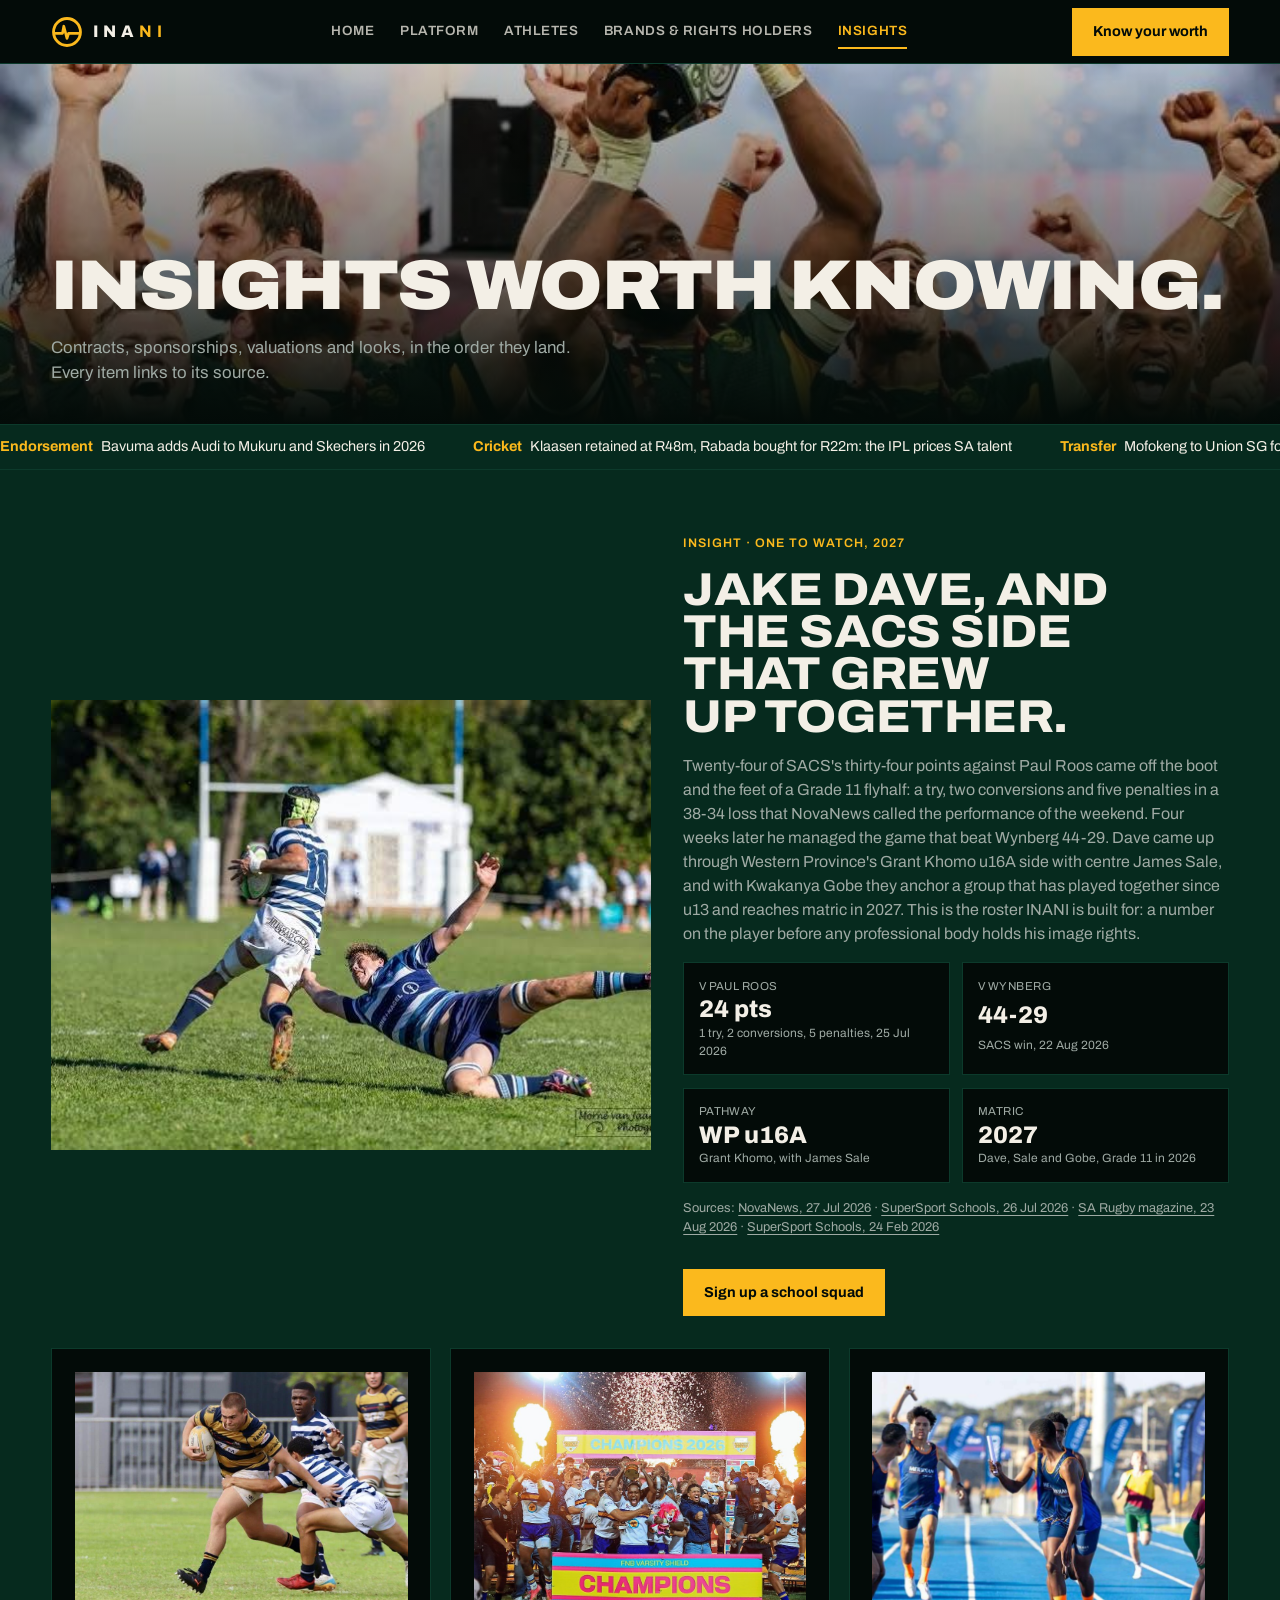
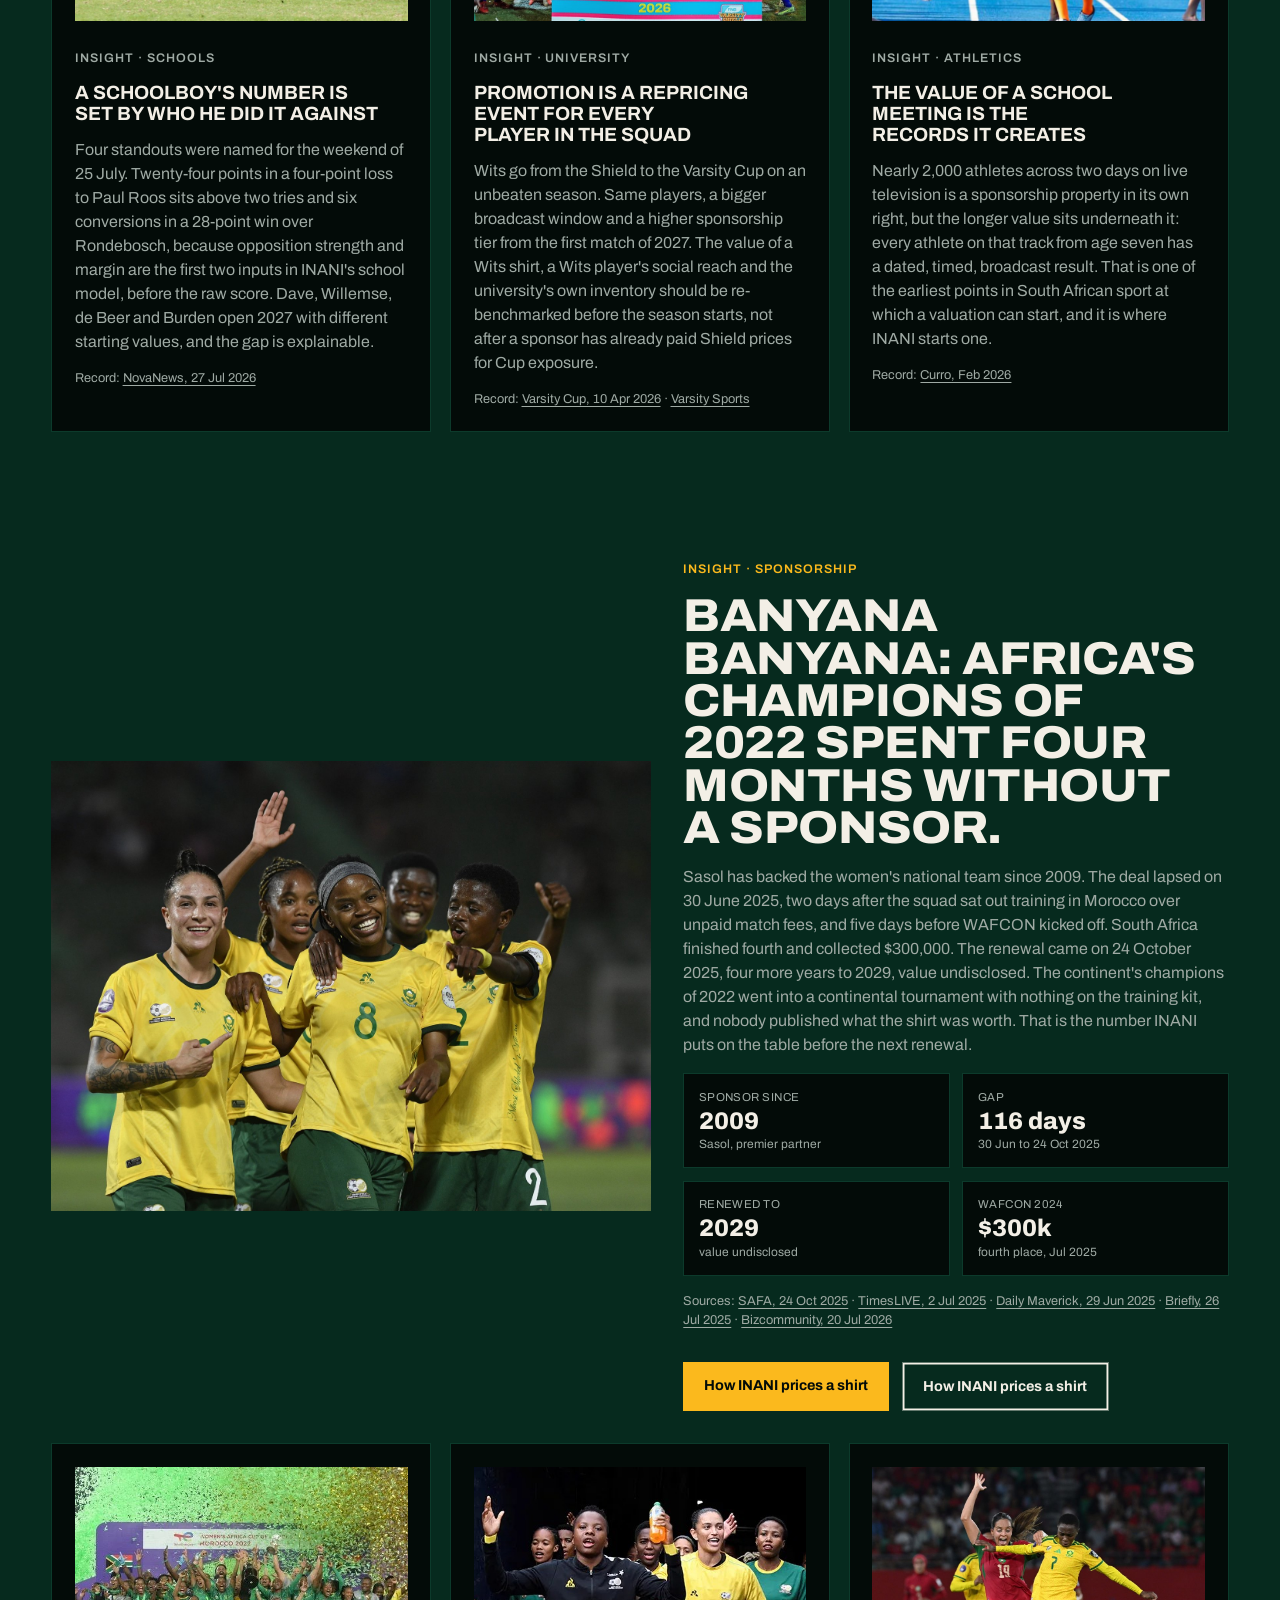
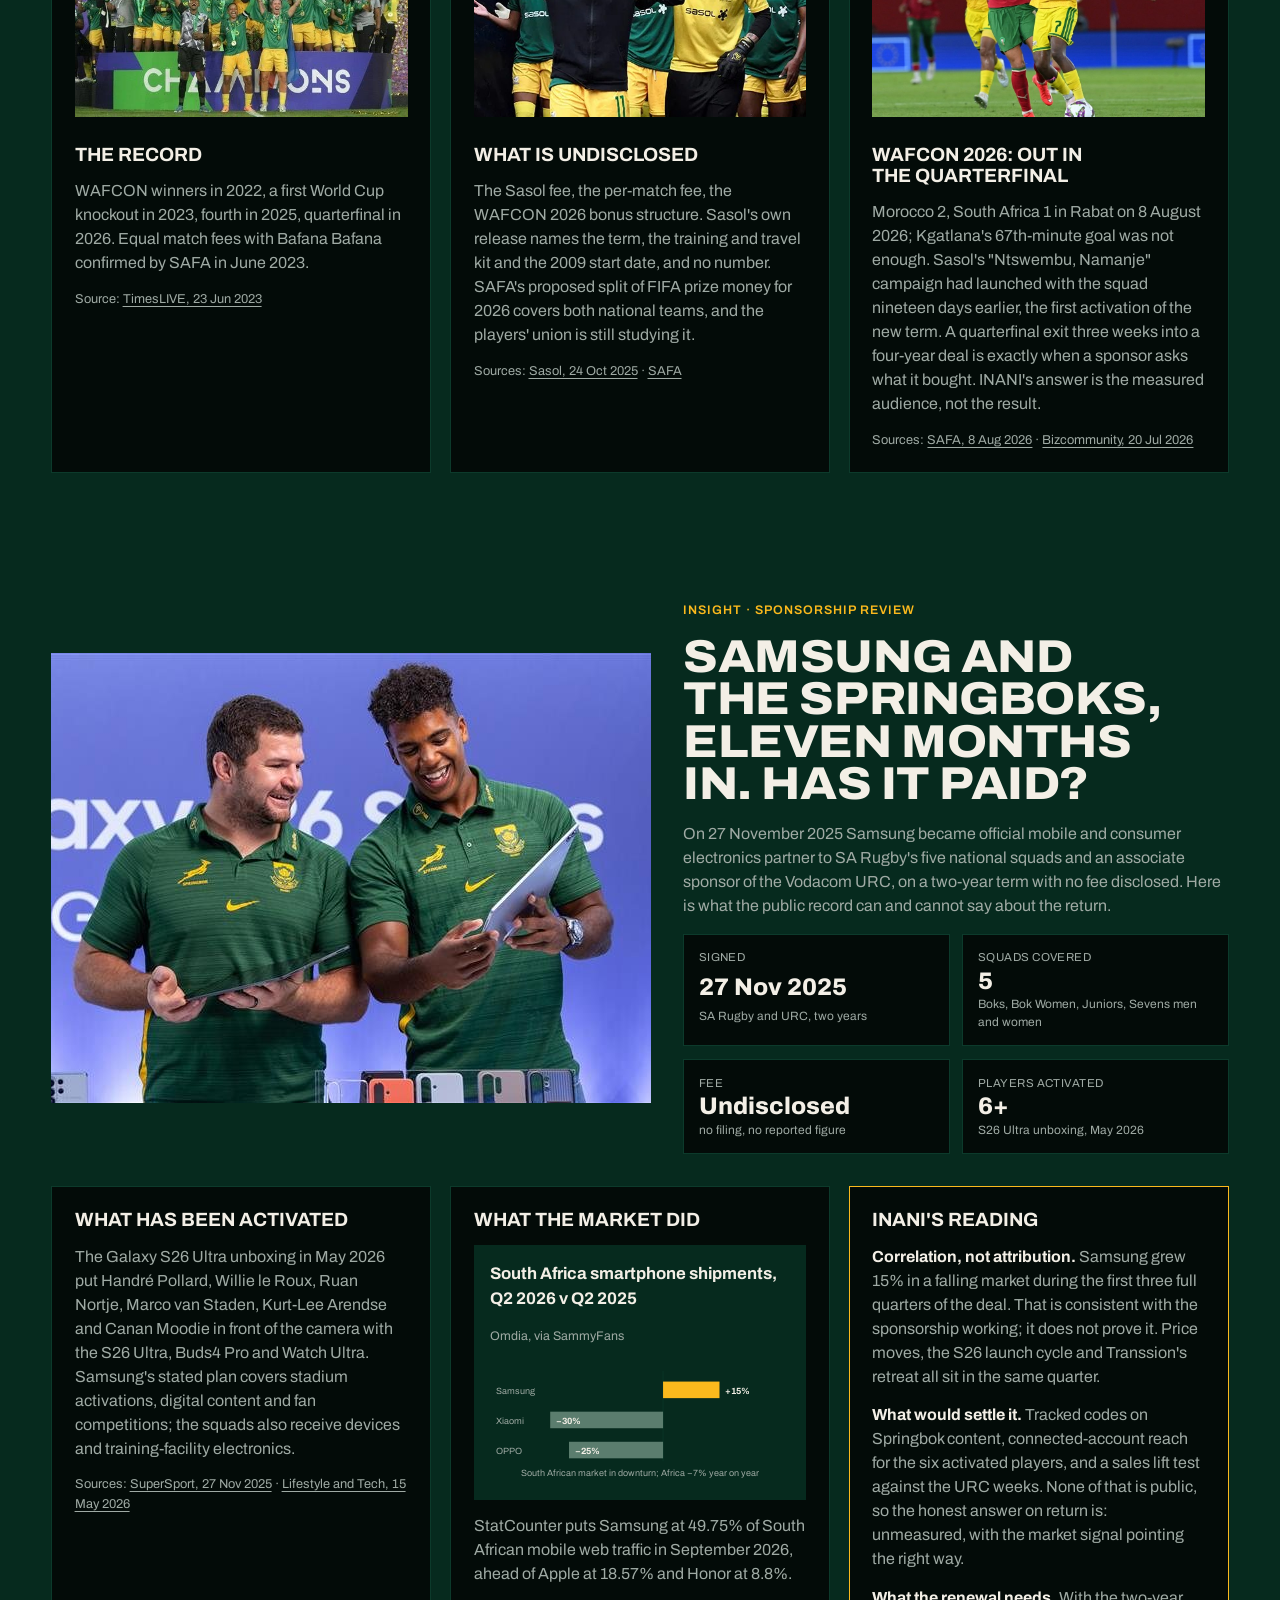
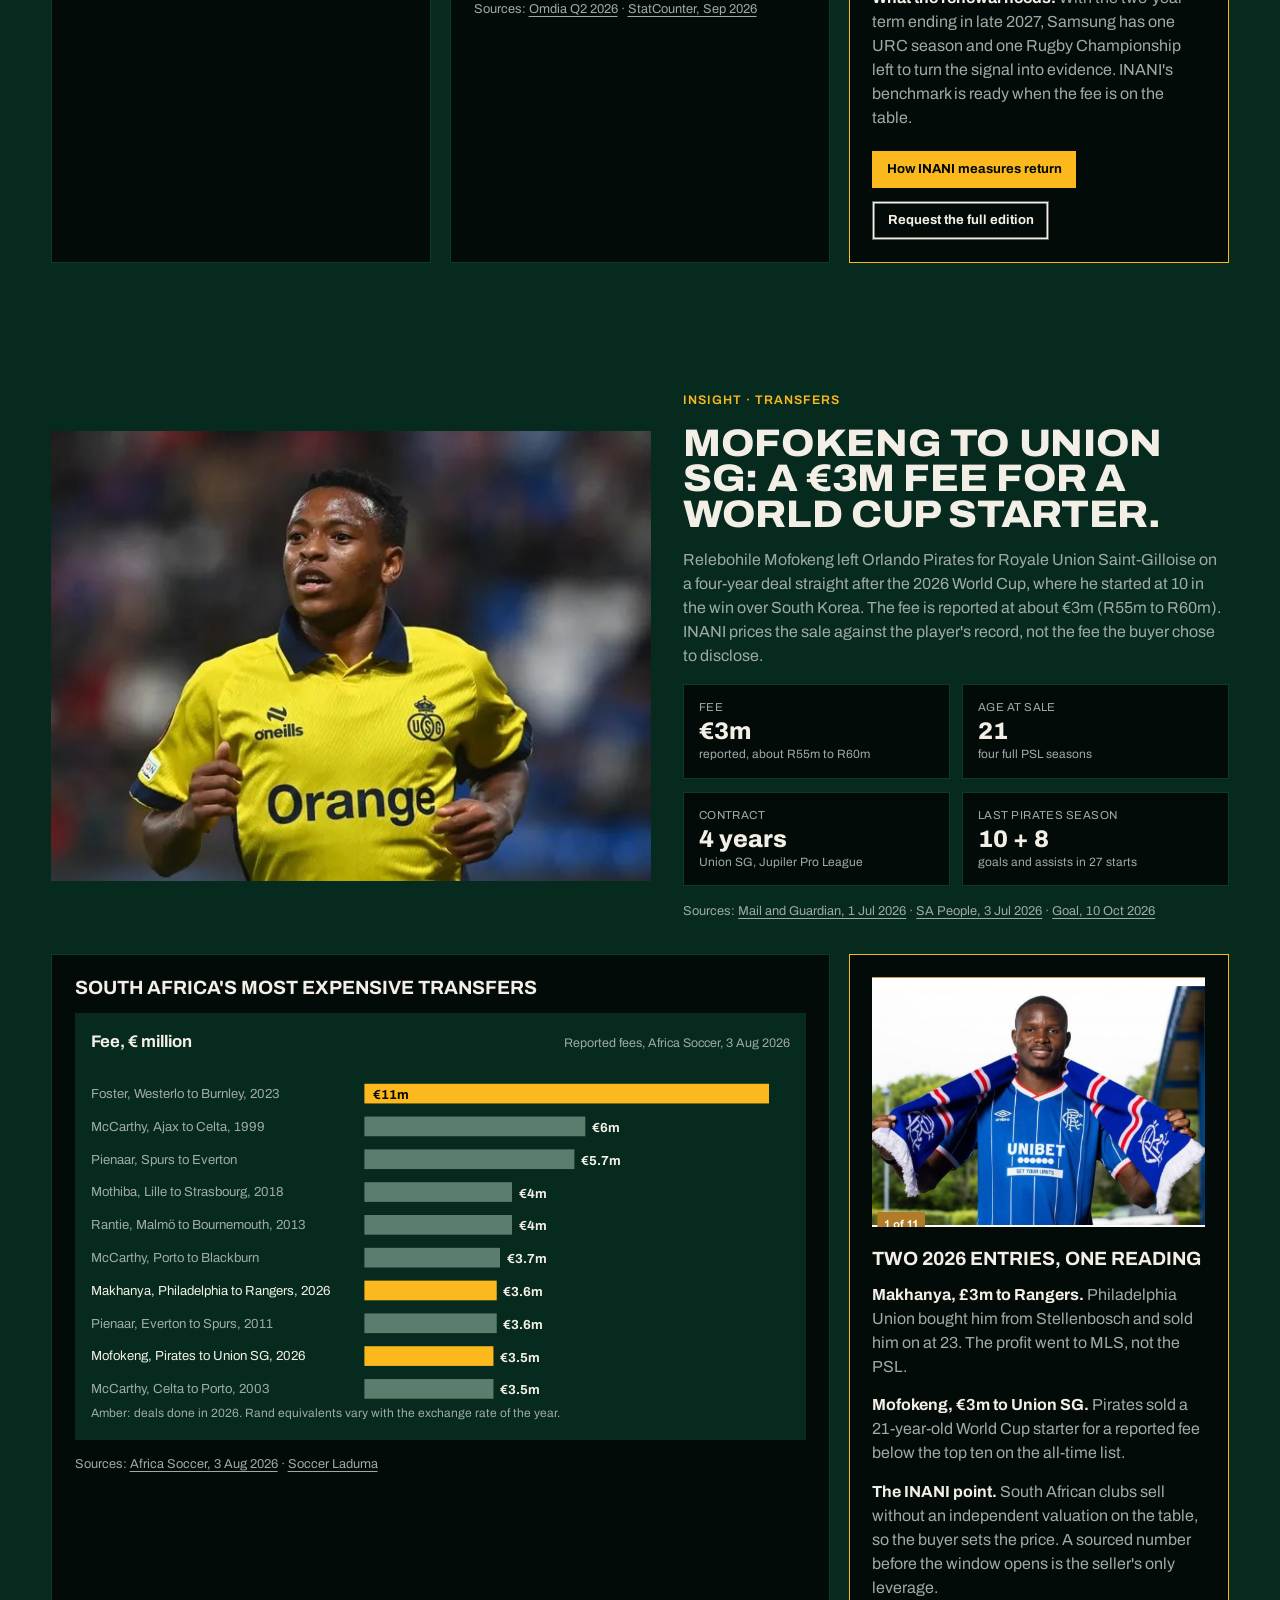
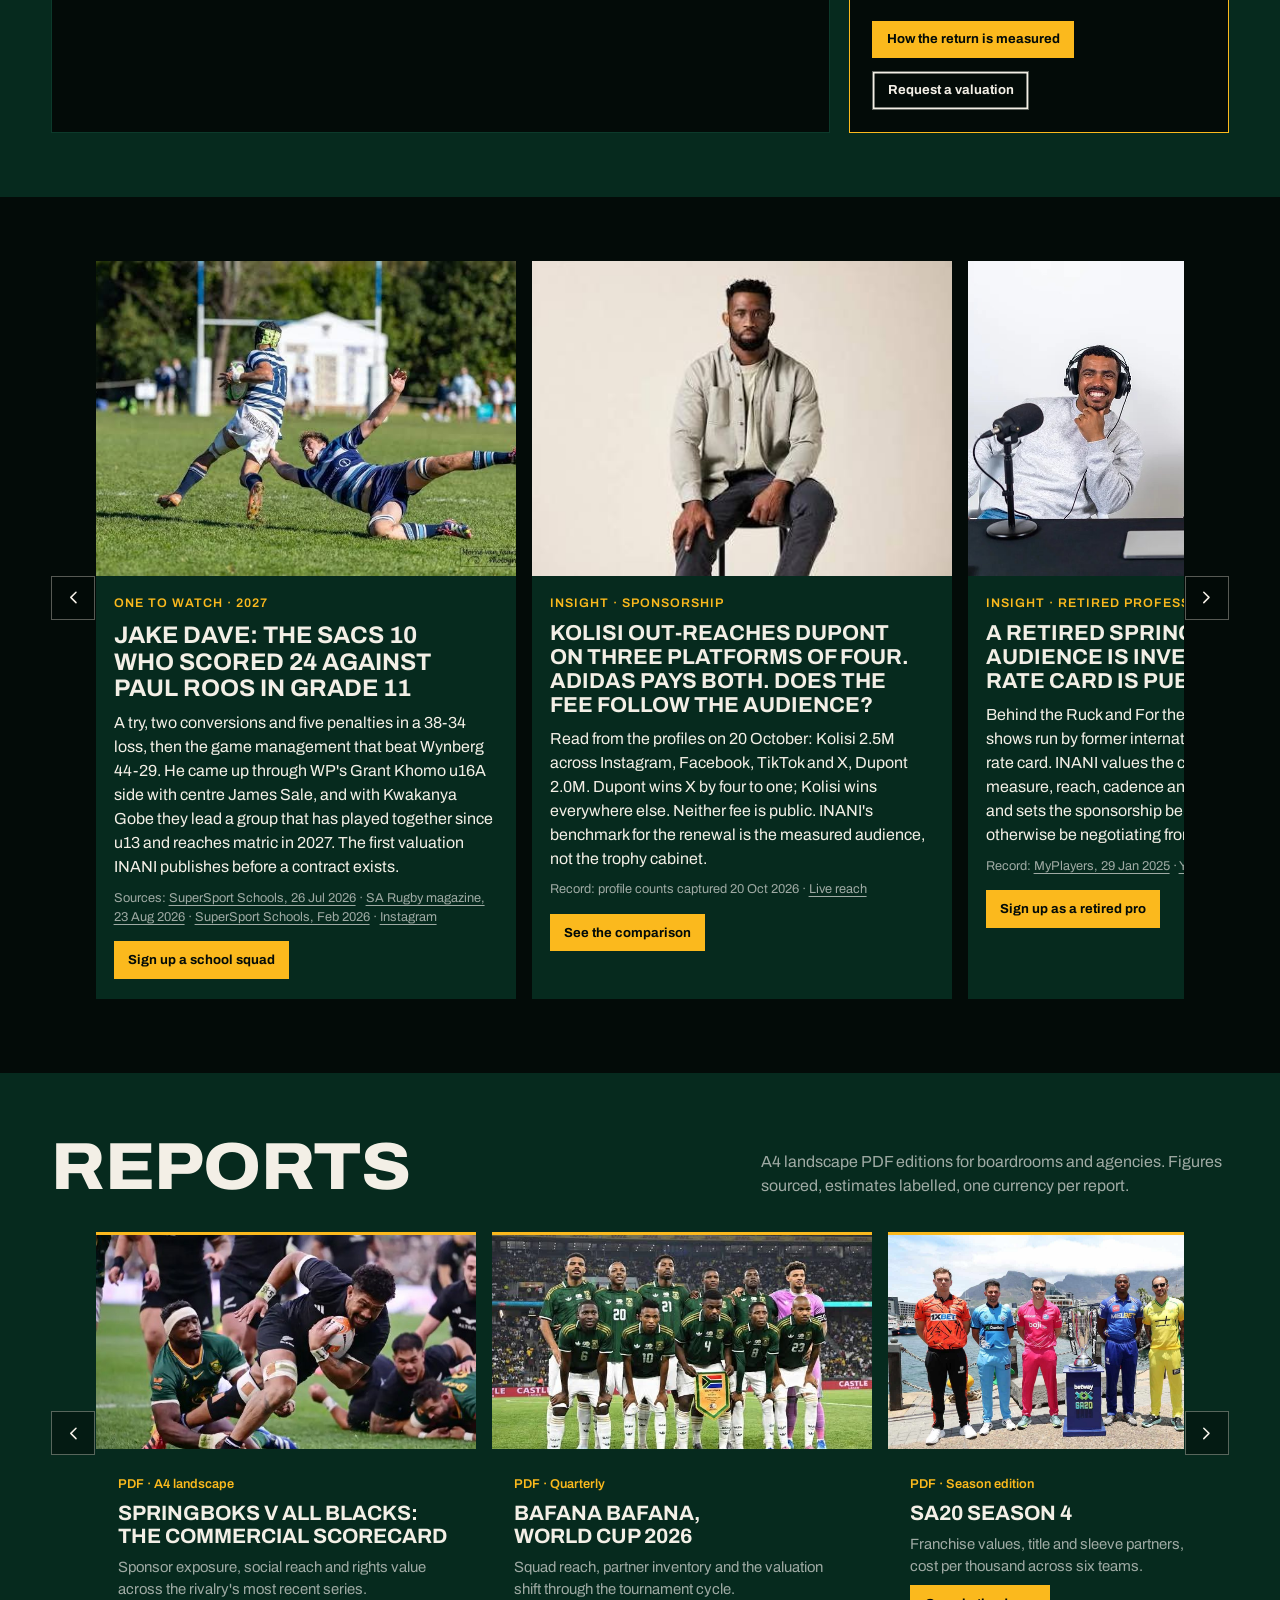
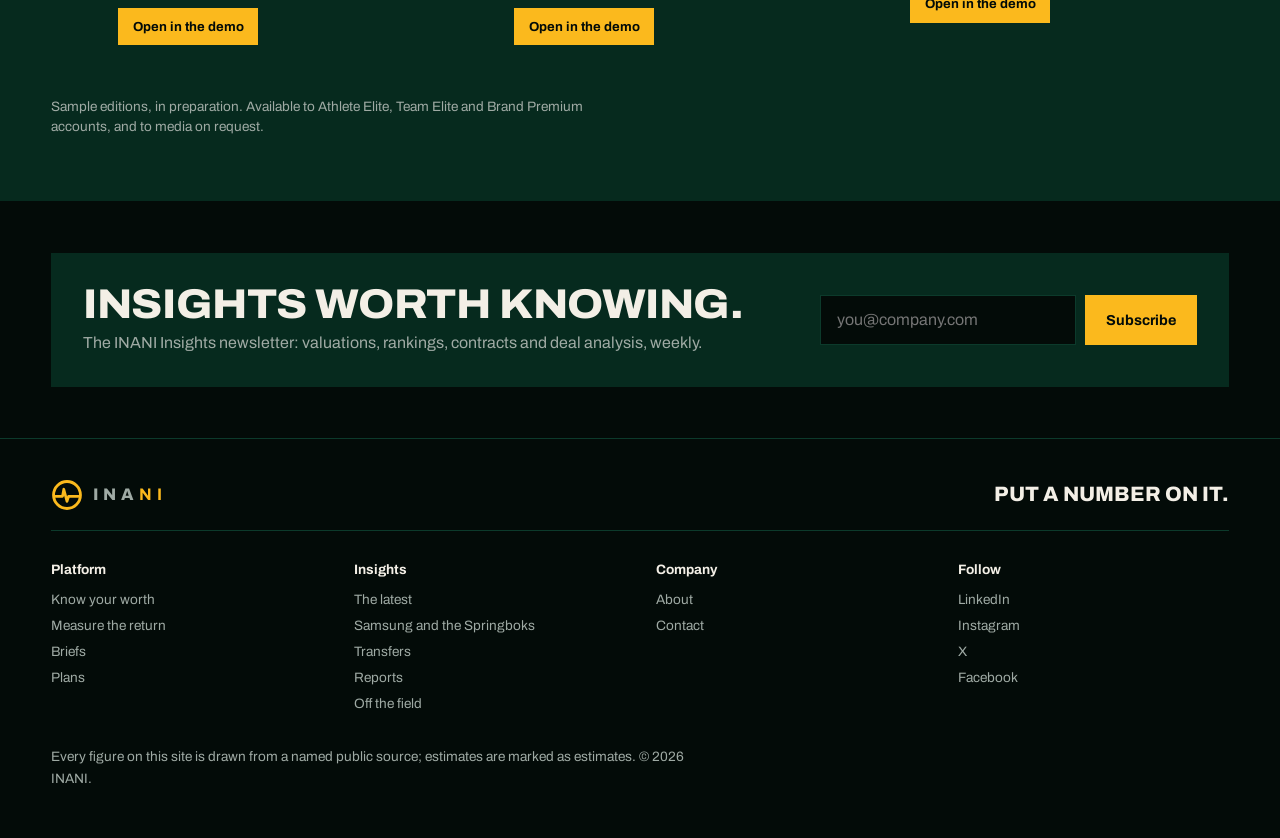
<file: insights.html>
<!doctype html>
<html lang="en">
<head>
<meta charset="utf-8">
<meta name="viewport" content="width=device-width, initial-scale=1, viewport-fit=cover">
<title>Insights · INANI</title>
<meta name="description" content="The business story behind the game: contracts, sponsorships, valuations, reports.">
<link rel="preconnect" href="https://fonts.googleapis.com">
<link rel="stylesheet" href="https://fonts.googleapis.com/css2?family=Archivo:ital,wdth,wght@0,62..125,300..900;1,62..125,300..900&display=swap">
<link rel="stylesheet" href="styles.css">
</head>
<body>
<svg width="0" height="0" style="position:absolute" aria-hidden="true">
<defs>
<symbol id="i-chart" viewBox="0 0 24 24"><path d="M3 3v18h18M18 17V9M13 17V5M8 17v-3"/></symbol>
<symbol id="i-deal" viewBox="0 0 24 24"><path d="m11 17 2 2a1 1 0 1 0 3-3"/><path d="m14 14 2.5 2.5a1 1 0 1 0 3-3l-3.88-3.88a3 3 0 0 0-4.24 0l-.88.88a1 1 0 1 1-3-3l2.81-2.81a5.79 5.79 0 0 1 7.06-.87l.47.28a2 2 0 0 0 1.42.25L21 4"/><path d="m21 3 1 11h-2M3 3 2 14l6.5 6.5a1 1 0 1 0 3-3M3 4h8"/></symbol>
<symbol id="i-news" viewBox="0 0 24 24"><path d="M4 22h16a2 2 0 0 0 2-2V4a2 2 0 0 0-2-2H8a2 2 0 0 0-2 2v16a2 2 0 0 1-2 2Zm0 0a2 2 0 0 1-2-2v-9c0-1.1.9-2 2-2h2M18 14h-8M15 18h-5M10 6h8v4h-8V6Z"/></symbol>
<symbol id="i-check" viewBox="0 0 24 24"><path d="M20 6 9 17l-5-5"/></symbol>
<symbol id="i-arrow" viewBox="0 0 24 24"><path d="M5 12h14m-7-7 7 7-7 7"/></symbol>
<symbol id="i-athlete" viewBox="0 0 24 24"><path d="M19 21v-2a4 4 0 0 0-4-4H9a4 4 0 0 0-4 4v2"/><circle cx="12" cy="7" r="4"/></symbol>
<symbol id="i-team" viewBox="0 0 24 24"><path d="M16 21v-2a4 4 0 0 0-4-4H6a4 4 0 0 0-4 4v2"/><circle cx="9" cy="7" r="4"/><path d="M22 21v-2a4 4 0 0 0-3-3.87M16 3.13a4 4 0 0 1 0 7.75"/></symbol>
<symbol id="i-rights" viewBox="0 0 24 24"><path d="M20 13c0 5-3.5 7.5-7.66 8.95a1 1 0 0 1-.67-.01C7.5 20.5 4 18 4 13V6a1 1 0 0 1 1-1c2 0 4.5-1.2 6.24-2.72a1.17 1.17 0 0 1 1.52 0C14.51 3.81 17 5 19 5a1 1 0 0 1 1 1z"/><path d="m9 12 2 2 4-4"/></symbol>
<symbol id="i-brand" viewBox="0 0 24 24"><path d="m3 11 18-5v12L3 14v-3z"/><path d="M11.6 16.8a3 3 0 1 1-5.8-1.6"/></symbol>
<symbol id="i-invest" viewBox="0 0 24 24"><path d="M22 7 13.5 15.5 8.5 10.5 2 17M16 7h6v6"/></symbol>
<symbol id="i-media" viewBox="0 0 24 24"><rect x="2" y="7" width="20" height="15" rx="2"/><path d="m17 2-5 5-5-5"/></symbol>
<symbol id="i-left" viewBox="0 0 24 24"><path d="m15 18-6-6 6-6"/></symbol>
<symbol id="i-right" viewBox="0 0 24 24"><path d="m9 18 6-6-6-6"/></symbol>
<symbol id="i-link" viewBox="0 0 24 24"><path d="M10 13a5 5 0 0 0 7.54.54l3-3a5 5 0 0 0-7.07-7.07l-1.72 1.71"/><path d="M14 11a5 5 0 0 0-7.54-.54l-3 3a5 5 0 0 0 7.07 7.07l1.71-1.71"/></symbol>
<symbol id="i-file" viewBox="0 0 24 24"><path d="M15 2H6a2 2 0 0 0-2 2v16a2 2 0 0 0 2 2h12a2 2 0 0 0 2-2V7Z"/><path d="M14 2v4a2 2 0 0 0 2 2h4M10 9H8M16 13H8M16 17H8"/></symbol>
<symbol id="i-card" viewBox="0 0 24 24"><rect x="2" y="5" width="20" height="14" rx="2"/><path d="M2 10h20"/></symbol>
<symbol id="i-db" viewBox="0 0 24 24"><ellipse cx="12" cy="5" rx="9" ry="3"/><path d="M3 5v14a9 3 0 0 0 18 0V5"/><path d="M3 12a9 3 0 0 0 18 0"/></symbol>
</defs>
</svg>
<header class="top">
  <div class="wrap bar">
    <a class="lock" href="index.html" aria-label="INANI home"><svg viewBox="0 0 100 100" aria-hidden="true"><circle cx="50" cy="50" r="42" fill="none" stroke="#FBB91D" stroke-width="9"/><polyline points="14,54 36,54 40,32 50,70 55,54 86,54" fill="none" stroke="#FBB91D" stroke-width="8.5" stroke-linecap="round" stroke-linejoin="round"/></svg><span>INA<b>NI</b></span></a>
    <nav class="main" id="nav" aria-label="Primary"><a href="index.html">Home</a><a href="platform.html">Platform</a><a href="athletes.html">Athletes</a><a href="brands.html">Brands & Rights Holders</a><a href="insights.html" aria-current="page">Insights</a></nav>
    <div class="acts"><a class="cta" href="athletes.html#apply">Know your worth</a><button class="menu" id="menu" aria-expanded="false" aria-controls="nav">Menu</button></div>
  </div>
</header>
<main>

<div class="page-title photo"><div class="ph"><img src="img/boks-trophy-fnb.jpg" alt="" style="object-position:50% 35%"></div><div class="wrap"><h1 style="font-size:clamp(2.4rem,7vw,6rem)">Insights worth knowing.</h1><p>Contracts, sponsorships, valuations and looks, in the order they land. Every item links to its source.</p></div></div>
<div class="tick" aria-label="Latest"><div class="row">
<span><b>Endorsement</b>Bavuma adds Audi to Mukuru and Skechers in 2026</span>
<span><b>Cricket</b>Klaasen retained at R48m, Rabada bought for R22m: the IPL prices SA talent</span>

<span><b>Transfer</b>Mofokeng to Union SG for about €3m on a four-year deal</span>
<span><b>Transfer</b>Makhanya to Rangers for about £3m, seventh on the all-time list</span>
<span><b>Review</b>Samsung and the Springboks, eleven months in: Samsung SA shipments +15% in a falling market</span>
<span><b>Endorsement</b>Thomas du Toit takes delivery of a BAIC B30 for social content</span>
<span><b>Campaign</b>Mcatshulwa and Hele front adidas "Comfort speaks for itself"</span>
<span><b>Endorsement</b>Mbokazi × Barloworld: "When the work is heavy, trust TLB"</span>
<span><b>Code</b>Libbie Janse van Rensburg × Boerboel: LIBBO2, revenue tracked to the order</span>
<span><b>Industry</b>SA rugby players and employers agree a new two-and-a-half-year deal</span>
<span><b>Sponsor</b>Jonsson Workwear takes the front of the Proteas shirt, multi-year</span>
<span><b>Industry</b>SA rugby players and employers agree a new two-and-a-half-year deal</span>
<span><b>Sponsor</b>Jonsson Workwear takes the front of the Proteas shirt, multi-year</span>
</div></div>
<section class="band" id="sacs"><div class="wrap">
  <div class="feat">
    <div class="ph feat-ph"><img src="img/sacs-dave-10.jpg" alt="Jake Dave, SACS flyhalf, steps a Rondebosch tackler" style="object-position:45% 35%"></div>
    <div class="feat-body">
      <p class="kind">Insight · One to watch, 2027</p>
      <h2>Jake Dave, and the SACS side that grew up together.</h2>
      <p class="lede">Twenty-four of SACS's thirty-four points against Paul Roos came off the boot and the feet of a Grade 11 flyhalf: a try, two conversions and five penalties in a 38-34 loss that NovaNews called the performance of the weekend. Four weeks later he managed the game that beat Wynberg 44-29. Dave came up through Western Province's Grant Khomo u16A side with centre James Sale, and with Kwakanya Gobe they anchor a group that has played together since u13 and reaches matric in 2027. This is the roster INANI is built for: a number on the player before any professional body holds his image rights.</p>
      <div class="feat-grid">
        <div><span>v Paul Roos</span><b>24 pts</b><small>1 try, 2 conversions, 5 penalties, 25 Jul 2026</small></div>
        <div><span>v Wynberg</span><b>44-29</b><small>SACS win, 22 Aug 2026</small></div>
        <div><span>Pathway</span><b>WP u16A</b><small>Grant Khomo, with James Sale</small></div>
        <div><span>Matric</span><b>2027</b><small>Dave, Sale and Gobe, Grade 11 in 2026</small></div>
      </div>
      <p class="src">Sources: <a href="https://novanews.co.za/school-rugby/schoolboy-rugby-standout-players-weekend-dave-willemse-burden/" target="_blank" rel="noopener">NovaNews, 27 Jul 2026</a> · <a href="https://superschoolsnews.co.za/sacs-dave-scores-24-points-but-paul-roos-wins-millies-lourens-bags-hat-trick/" target="_blank" rel="noopener">SuperSport Schools, 26 Jul 2026</a> · <a href="https://www.sarugbymag.co.za/schools-wrap-monnas-win-noordvaal-cup-sacs-down-wynberg/" target="_blank" rel="noopener">SA Rugby magazine, 23 Aug 2026</a> · <a href="https://superschoolsnews.co.za/sacs-rugby-aims-to-level-up-in-2026/" target="_blank" rel="noopener">SuperSport Schools, 24 Feb 2026</a></p>
      <div class="acts" style="margin-top:1rem"><a class="cta" href="athletes.html#apply">Sign up a school squad</a></div>
    </div>
  </div>
  <div class="feat-cols">
    <div class="feat-col"><div class="ph" style="aspect-ratio:4/3;margin-bottom:.8rem"><img src="img/sacs-tackle.jpg" alt="SACS defender tackles a Paul Roos ball carrier" style="object-position:50% 45%"></div><p class="kind">Insight · Schools</p><h3>A schoolboy's number is set by who he did it against</h3><p>Four standouts were named for the weekend of 25 July. Twenty-four points in a four-point loss to Paul Roos sits above two tries and six conversions in a 28-point win over Rondebosch, because opposition strength and margin are the first two inputs in INANI's school model, before the raw score. Dave, Willemse, de Beer and Burden open 2027 with different starting values, and the gap is explainable.</p><p class="src">Record: <a href="https://novanews.co.za/school-rugby/schoolboy-rugby-standout-players-weekend-dave-willemse-burden/" target="_blank" rel="noopener">NovaNews, 27 Jul 2026</a></p></div>
    <div class="feat-col"><div class="ph" style="aspect-ratio:4/3;margin-bottom:.8rem"><img src="img/wits-shield-champions.jpg" alt="Wits players lift the FNB Varsity Shield trophy, 2026" style="object-position:50% 35%"></div><p class="kind">Insight · University</p><h3>Promotion is a repricing event for every player in the squad</h3><p>Wits go from the Shield to the Varsity Cup on an unbeaten season. Same players, a bigger broadcast window and a higher sponsorship tier from the first match of 2027. The value of a Wits shirt, a Wits player's social reach and the university's own inventory should be re-benchmarked before the season starts, not after a sponsor has already paid Shield prices for Cup exposure.</p><p class="src">Record: <a href="https://www.varsitycup.co.za/news/wits-crowned-fnb-varsity-shield-2026-champions-and-end-season-unbeaten" target="_blank" rel="noopener">Varsity Cup, 10 Apr 2026</a> · <a href="https://www.varsitysportssa.com/news-articles" target="_blank" rel="noopener">Varsity Sports</a></p></div>
    <div class="feat-col"><div class="ph" style="aspect-ratio:4/3;margin-bottom:.8rem"><img src="img/curro-relay.jpg" alt="Relay changeover at the Curro Podium athletics series" style="object-position:50% 45%"></div><p class="kind">Insight · Athletics</p><h3>The value of a school meeting is the records it creates</h3><p>Nearly 2,000 athletes across two days on live television is a sponsorship property in its own right, but the longer value sits underneath it: every athlete on that track from age seven has a dated, timed, broadcast result. That is one of the earliest points in South African sport at which a valuation can start, and it is where INANI starts one.</p><p class="src">Record: <a href="https://www.curro.co.za/latest-news/sport/curro-podium-grand-finale-2026-set-for-two-days-of-elite-school-athletics/" target="_blank" rel="noopener">Curro, Feb 2026</a></p></div>
  </div></section>
<section class="band" id="banyana"><div class="wrap">
  <div class="feat">
    <div class="ph feat-ph"><img src="img/banyana-celebrate.jpg" alt="Banyana Banyana players celebrate a goal" style="object-position:50% 30%"></div>
    <div class="feat-body">
      <p class="kind">Insight · Sponsorship</p>
      <h2>Banyana Banyana: Africa's champions of 2022 spent four months without a sponsor.</h2>
      <p class="lede">Sasol has backed the women's national team since 2009. The deal lapsed on 30 June 2025, two days after the squad sat out training in Morocco over unpaid match fees, and five days before WAFCON kicked off. South Africa finished fourth and collected $300,000. The renewal came on 24 October 2025, four more years to 2029, value undisclosed. The continent's champions of 2022 went into a continental tournament with nothing on the training kit, and nobody published what the shirt was worth. That is the number INANI puts on the table before the next renewal.</p>
      <div class="feat-grid">
        <div><span>Sponsor since</span><b>2009</b><small>Sasol, premier partner</small></div>
        <div><span>Gap</span><b>116 days</b><small>30 Jun to 24 Oct 2025</small></div>
        <div><span>Renewed to</span><b>2029</b><small>value undisclosed</small></div>
        <div><span>WAFCON 2024</span><b>$300k</b><small>fourth place, Jul 2025</small></div>
      </div>
      <p class="src">Sources: <a href="https://www.safa.net/general-news/safa-and-sasol-renew-longstanding-banyana-banyana-partnership/" target="_blank" rel="noopener">SAFA, 24 Oct 2025</a> · <a href="https://www.timeslive.co.za/sport/soccer/2025-07-02-sasol-pulls-plug-on-banyana-sponsorship-in-huge-blow-for-womens-football/" target="_blank" rel="noopener">TimesLIVE, 2 Jul 2025</a> · <a href="https://www.dailymaverick.co.za/article/2025-06-29-safa-drops-ball-again-as-banyana-banyana-down-tools-over-unpaid-dues/" target="_blank" rel="noopener">Daily Maverick, 29 Jun 2025</a> · <a href="https://briefly.co.za/sports/football/220915-how-banyana-banyana-finishing-fourth-2024-wafcon-morocco/" target="_blank" rel="noopener">Briefly, 26 Jul 2025</a> · <a href="https://www.bizcommunity.com/article/ntswembu-namanje-celebrates-banyana-banyanas-journey-ahead-of-wafcon-2026-856183a" target="_blank" rel="noopener">Bizcommunity, 20 Jul 2026</a></p>
      <div class="acts" style="margin-top:1rem"><a class="cta" href="brands.html#return">How INANI prices a shirt</a> <a class="cta ghost" href="brands.html#return">How INANI prices a shirt</a></div>
    </div>
  </div>
  <div class="feat-cols">
    <div class="feat-col"><div class="ph" style="aspect-ratio:4/3;margin-bottom:.8rem"><img src="img/banyana-wafcon-2022.jpg" alt="Banyana Banyana lift the 2022 Women's Africa Cup of Nations trophy in Morocco" style="object-position:50% 40%"></div><h3>The record</h3><p>WAFCON winners in 2022, a first World Cup knockout in 2023, fourth in 2025, quarterfinal in 2026. Equal match fees with Bafana Bafana confirmed by SAFA in June 2023.</p><p class="src">Source: <a href="https://www.timeslive.co.za/sport/soccer/2023-06-23-no-one-will-get-more-safa-president-jordaan-confirms-equal-pay-for-bafana-and-banyana/" target="_blank" rel="noopener">TimesLIVE, 23 Jun 2023</a></p></div>
    <div class="feat-col"><div class="ph" style="aspect-ratio:4/3;margin-bottom:.8rem"><img src="img/banyana-tunnel.jpg" alt="Banyana Banyana in Sasol-branded kit walking out of the tunnel" style="object-position:50% 40%"></div><h3>What is undisclosed</h3><p>The Sasol fee, the per-match fee, the WAFCON 2026 bonus structure. Sasol's own release names the term, the training and travel kit and the 2009 start date, and no number. SAFA's proposed split of FIFA prize money for 2026 covers both national teams, and the players' union is still studying it.</p><p class="src">Sources: <a href="https://www.sasol.com/media-centre/media-releases/sasol-and-safa-renew-longstanding-banyana-banyana-partnership" target="_blank" rel="noopener">Sasol, 24 Oct 2025</a> · <a href="https://www.safa.net/general-news/safa-and-sasol-renew-longstanding-banyana-banyana-partnership/" target="_blank" rel="noopener">SAFA</a></p></div>
    <div class="feat-col"><div class="ph" style="aspect-ratio:4/3;margin-bottom:.8rem"><img src="img/banyana-morocco-qf.jpg" alt="Karabo Dhlamini challenged by Sakina Ouzraoui, Morocco v South Africa, WAFCON 2026 quarterfinal, Rabat" style="object-position:50% 35%"></div><h3>WAFCON 2026: out in the quarterfinal</h3><p>Morocco 2, South Africa 1 in Rabat on 8 August 2026; Kgatlana's 67th-minute goal was not enough. Sasol's "Ntswembu, Namanje" campaign had launched with the squad nineteen days earlier, the first activation of the new term. A quarterfinal exit three weeks into a four-year deal is exactly when a sponsor asks what it bought. INANI's answer is the measured audience, not the result.</p><p class="src">Sources: <a href="https://www.safa.net/general-news/banyana-out-of-the-caf-womens-africa-cup-of-nations/" target="_blank" rel="noopener">SAFA, 8 Aug 2026</a> · <a href="https://www.bizcommunity.com/article/ntswembu-namanje-celebrates-banyana-banyanas-journey-ahead-of-wafcon-2026-856183a" target="_blank" rel="noopener">Bizcommunity, 20 Jul 2026</a></p></div>
  </div>
</div></section>
<section class="band" id="samsung"><div class="wrap">
  <div class="feat">
    <div class="ph feat-ph"><img src="img/samsung-galaxy-boks.jpg" alt="Two Springboks with Galaxy devices at the Samsung Galaxy S26 series launch" style="object-position:50% 40%"></div>
    <div class="feat-body">
      <p class="kind">Insight · Sponsorship review</p>
      <h2>Samsung and the Springboks, eleven months in. Has it paid?</h2>
      <p class="lede">On 27 November 2025 Samsung became official mobile and consumer electronics partner to SA Rugby's five national squads and an associate sponsor of the Vodacom URC, on a two-year term with no fee disclosed. Here is what the public record can and cannot say about the return.</p>
      <div class="feat-grid">
        <div><span>Signed</span><b>27 Nov 2025</b><small>SA Rugby and URC, two years</small></div>
        <div><span>Squads covered</span><b>5</b><small>Boks, Bok Women, Juniors, Sevens men and women</small></div>
        <div><span>Fee</span><b>Undisclosed</b><small>no filing, no reported figure</small></div>
        <div><span>Players activated</span><b>6+</b><small>S26 Ultra unboxing, May 2026</small></div>
      </div>
    </div>
  </div>
  <div class="feat-cols">
    <div class="feat-col">
      <h3>What has been activated</h3>
      <p>The Galaxy S26 Ultra unboxing in May 2026 put Handré Pollard, Willie le Roux, Ruan Nortje, Marco van Staden, Kurt-Lee Arendse and Canan Moodie in front of the camera with the S26 Ultra, Buds4 Pro and Watch Ultra. Samsung's stated plan covers stadium activations, digital content and fan competitions; the squads also receive devices and training-facility electronics.</p>
      <p class="src">Sources: <a href="https://supersport.com/football/news/20f4cd6e-98e5-40f9-b0ad-1fcd9dbe381f/samsung-joins-sa-rugby-and-urc-as-partner" target="_blank" rel="noopener">SuperSport, 27 Nov 2025</a> · <a href="https://lifestyleandtech.co.za/smart-tech/article/2026-05-15/the-springboks-unbox-the-galaxy-s26-ultra-built-for-champions" target="_blank" rel="noopener">Lifestyle and Tech, 15 May 2026</a></p>
    </div>
    <div class="feat-col">
      <h3>What the market did</h3>
      <div class="chart" style="padding:1rem">
        <div class="c-head"><b>South Africa smartphone shipments, Q2 2026 v Q2 2025</b><span>Omdia, via SammyFans</span></div>
        <svg viewBox="0 0 400 170" role="img" aria-label="Year on year shipment change: Samsung up 15 percent, Xiaomi down 30, OPPO down 25">
          <g font-family="Archivo,Helvetica,sans-serif" font-size="12" fill="#9FAAA4">
            <line x1="230" y1="20" x2="230" y2="140" stroke="#0C3A2B"/>
            <text x="8" y="50">Samsung</text><rect class="hb" x="230" y="34" width="75" height="22" fill="#FBB91D"/><text x="312" y="50" fill="#F3EFE6" font-weight="700">+15%</text>
            <text x="8" y="90">Xiaomi</text><rect class="hb" x="80" y="74" width="150" height="22" fill="#5B7D6E" style="transform-origin:right"/><text x="88" y="90" fill="#F3EFE6" font-weight="700">−30%</text>
            <text x="8" y="130">OPPO</text><rect class="hb" x="105" y="114" width="125" height="22" fill="#5B7D6E" style="transform-origin:right"/><text x="113" y="130" fill="#F3EFE6" font-weight="700">−25%</text>
            <text x="200" y="160" text-anchor="middle">South African market in downturn; Africa −7% year on year</text>
          </g>
        </svg>
      </div>
      <p>StatCounter puts Samsung at 49.75% of South African mobile web traffic in September 2026, ahead of Apple at 18.57% and Honor at 8.8%.</p>
      <p class="src">Sources: <a href="https://www.sammyfans.com/2026/08/22/samsung-south-africa-omdia-q2-2026-smartphone-market/" target="_blank" rel="noopener">Omdia Q2 2026</a> · <a href="https://gs.statcounter.com/vendor-market-share/mobile/south-africa" target="_blank" rel="noopener">StatCounter, Sep 2026</a></p>
    </div>
    <div class="feat-col verdict">
      <h3>INANI's reading</h3>
      <p><b>Correlation, not attribution.</b> Samsung grew 15% in a falling market during the first three full quarters of the deal. That is consistent with the sponsorship working; it does not prove it. Price moves, the S26 launch cycle and Transsion's retreat all sit in the same quarter.</p>
      <p><b>What would settle it.</b> Tracked codes on Springbok content, connected-account reach for the six activated players, and a sales lift test against the URC weeks. None of that is public, so the honest answer on return is: unmeasured, with the market signal pointing the right way.</p>
      <p><b>What the renewal needs.</b> With the two-year term ending in late 2027, Samsung has one URC season and one Rugby Championship left to turn the signal into evidence. INANI's benchmark is ready when the fee is on the table.</p>
      <div class="acts"><a class="cta small" href="brands.html#return">How INANI measures return</a><a class="cta small ghost" href="about.html#contact">Request the full edition</a></div>
    </div>
  </div>
</div></section>
<section class="band" id="transfers"><div class="wrap">
  <div class="feat">
    <div class="ph feat-ph"><img src="img/mofokeng-union.jpg" alt="Relebohile Mofokeng in a Union Saint-Gilloise shirt" style="object-position:50% 25%"></div>
    <div class="feat-body">
      <p class="kind">Insight · Transfers</p>
      <h2 class="h-sub">Mofokeng to Union SG: a €3m fee for a World Cup starter.</h2>
      <p class="lede">Relebohile Mofokeng left Orlando Pirates for Royale Union Saint-Gilloise on a four-year deal straight after the 2026 World Cup, where he started at 10 in the win over South Korea. The fee is reported at about €3m (R55m to R60m). INANI prices the sale against the player's record, not the fee the buyer chose to disclose.</p>
      <div class="feat-grid">
        <div><span>Fee</span><b>€3m</b><small>reported, about R55m to R60m</small></div>
        <div><span>Age at sale</span><b>21</b><small>four full PSL seasons</small></div>
        <div><span>Contract</span><b>4 years</b><small>Union SG, Jupiler Pro League</small></div>
        <div><span>Last Pirates season</span><b>10 + 8</b><small>goals and assists in 27 starts</small></div>
      </div>
      <p class="src">Sources: <a href="https://mg.co.za/news/sport/2026-07-01-relebohile-mofokeng-from-world-cup-heartbreak-to-european-dream-with-royale-union-saint-gilloise/" target="_blank" rel="noopener">Mail and Guardian, 1 Jul 2026</a> · <a href="https://www.sapeople.com/sport/rele-mofokeng-how-much-did-orlando-pirates-sell-the-attacker-for/" target="_blank" rel="noopener">SA People, 3 Jul 2026</a> · <a href="https://www.goal.com/en-za/news/relebohile-mofokeng-transfer-value-doubles-in-just-four-months-after-orlando-pirates-exit/blt8d62c5338ad80794" target="_blank" rel="noopener">Goal, 10 Oct 2026</a></p>
    </div>
  </div>
  <div class="feat-cols">
    <div class="feat-col" style="grid-column:span 2">
      <h3>South Africa's most expensive transfers</h3>
      <div class="chart" style="padding:1rem">
        <div class="c-head"><b>Fee, € million</b><span>Reported fees, Africa Soccer, 3 Aug 2026</span></div>
        <svg viewBox="0 0 640 330" role="img" aria-label="Ranked horizontal bar chart of the ten most expensive South African transfers">
          <g font-family="Archivo,Helvetica,sans-serif" font-size="12" fill="#9FAAA4">
            <text x="0" y="32">Foster, Westerlo to Burnley, 2023</text><rect class="hb" x="250" y="19" height="18" width="370" fill="#FBB91D"/><text x="258" y="33" fill="#030B08" font-weight="700">€11m</text>
            <text x="0" y="62">McCarthy, Ajax to Celta, 1999</text><rect class="hb" x="250" y="49" height="18" width="202" fill="#5B7D6E"/><text x="458" y="63" fill="#F3EFE6" font-weight="700">€6m</text>
            <text x="0" y="92">Pienaar, Spurs to Everton</text><rect class="hb" x="250" y="79" height="18" width="192" fill="#5B7D6E"/><text x="448" y="93" fill="#F3EFE6" font-weight="700">€5.7m</text>
            <text x="0" y="122">Mothiba, Lille to Strasbourg, 2018</text><rect class="hb" x="250" y="109" height="18" width="135" fill="#5B7D6E"/><text x="391" y="123" fill="#F3EFE6" font-weight="700">€4m</text>
            <text x="0" y="152">Rantie, Malmö to Bournemouth, 2013</text><rect class="hb" x="250" y="139" height="18" width="135" fill="#5B7D6E"/><text x="391" y="153" fill="#F3EFE6" font-weight="700">€4m</text>
            <text x="0" y="182">McCarthy, Porto to Blackburn</text><rect class="hb" x="250" y="169" height="18" width="124" fill="#5B7D6E"/><text x="380" y="183" fill="#F3EFE6" font-weight="700">€3.7m</text>
            <text x="0" y="212" fill="#F3EFE6">Makhanya, Philadelphia to Rangers, 2026</text><rect class="hb" x="250" y="199" height="18" width="121" fill="#FBB91D"/><text x="377" y="213" fill="#F3EFE6" font-weight="700">€3.6m</text>
            <text x="0" y="242">Pienaar, Everton to Spurs, 2011</text><rect class="hb" x="250" y="229" height="18" width="121" fill="#5B7D6E"/><text x="377" y="243" fill="#F3EFE6" font-weight="700">€3.6m</text>
            <text x="0" y="272" fill="#F3EFE6">Mofokeng, Pirates to Union SG, 2026</text><rect class="hb" x="250" y="259" height="18" width="118" fill="#FBB91D"/><text x="374" y="273" fill="#F3EFE6" font-weight="700">€3.5m</text>
            <text x="0" y="302">McCarthy, Celta to Porto, 2003</text><rect class="hb" x="250" y="289" height="18" width="118" fill="#5B7D6E"/><text x="374" y="303" fill="#F3EFE6" font-weight="700">€3.5m</text>
            <text x="0" y="324" fill="#9FAAA4" font-size="11">Amber: deals done in 2026. Rand equivalents vary with the exchange rate of the year.</text>
          </g>
        </svg>
      </div>
      <p class="src">Sources: <a href="https://africasoccer.com/makhanya-breaks-into-top-10-most-expensive-south-african-transfers/" target="_blank" rel="noopener">Africa Soccer, 3 Aug 2026</a> · <a href="https://www.soccerladuma.co.za/international/international-transfers/south-africa-s-top-10-most-expensive-transfers" target="_blank" rel="noopener">Soccer Laduma</a></p>
    </div>
    <div class="feat-col verdict">
      <div class="ph" style="aspect-ratio:4/3;margin-bottom:.4rem"><img src="img/makhanya-rangers.jpg" alt="Olwethu Makhanya holds up a Rangers scarf at his unveiling" style="object-position:50% 30%"></div>
      <h3>Two 2026 entries, one reading</h3>
      <p><b>Makhanya, £3m to Rangers.</b> Philadelphia Union bought him from Stellenbosch and sold him on at 23. The profit went to MLS, not the PSL.</p>
      <p><b>Mofokeng, €3m to Union SG.</b> Pirates sold a 21-year-old World Cup starter for a reported fee below the top ten on the all-time list.</p>
      <p><b>The INANI point.</b> South African clubs sell without an independent valuation on the table, so the buyer sets the price. A sourced number before the window opens is the seller's only leverage.</p>
      <div class="acts"><a class="cta small" href="brands.html#return">How the return is measured</a><a class="cta small ghost" href="about.html#contact">Request a valuation</a></div>
    </div>
  </div>
</div></section>
<section class="wrap"><div class="railwrap"><button class="arr prev" aria-label="Previous"><svg class="ico" aria-hidden="true"><use href="#i-left"/></svg></button><div class="rail">
<article class="card lead"><div class="ph"><img src="img/sacs-dave-10.jpg" alt="Jake Dave, SACS number 10, steps a Rondebosch tackler" style="object-position:50% 35%"></div>
  <div class="body"><p class="kind">One to watch · 2027</p><h3>Jake Dave: the SACS 10 who scored 24 against Paul Roos in Grade 11</h3>
  <p>A try, two conversions and five penalties in a 38-34 loss, then the game management that beat Wynberg 44-29. He came up through WP's Grant Khomo u16A side with centre James Sale, and with Kwakanya Gobe they lead a group that has played together since u13 and reaches matric in 2027. The first valuation INANI publishes before a contract exists.</p>
  <p class="src">Sources: <a href="https://superschoolsnews.co.za/sacs-dave-scores-24-points-but-paul-roos-wins-millies-lourens-bags-hat-trick/" target="_blank" rel="noopener">SuperSport Schools, 26 Jul 2026</a> · <a href="https://www.sarugbymag.co.za/schools-wrap-monnas-win-noordvaal-cup-sacs-down-wynberg/" target="_blank" rel="noopener">SA Rugby magazine, 23 Aug 2026</a> · <a href="https://superschoolsnews.co.za/sacs-rugby-aims-to-level-up-in-2026/" target="_blank" rel="noopener">SuperSport Schools, Feb 2026</a> · <a href="https://www.instagram.com/p/DdlpgFFNIkK/" target="_blank" rel="noopener">Instagram</a></p><div class="acts"><a class="cta small" href="athletes.html#apply">Sign up a school squad</a></div></div></article>
<article class="card q"><div class="ph"><img src="img/kolisi-stool.jpg" alt="Siya Kolisi seated in studio" style="object-position:50% 25%"></div>
  <div class="body"><p class="kind">Insight · Sponsorship</p><h3>Kolisi out-reaches Dupont on three platforms of four. adidas pays both. Does the fee follow the audience?</h3>
  <p>Read from the profiles on 20 October: Kolisi 2.5M across Instagram, Facebook, TikTok and X, Dupont 2.0M. Dupont wins X by four to one; Kolisi wins everywhere else. Neither fee is public. INANI's benchmark for the renewal is the measured audience, not the trophy cabinet.</p>
  <p class="src">Record: profile counts captured 20 Oct 2026 · <a href="platform.html#show">Live reach</a></p><div class="acts"><a class="cta small" href="platform.html#show">See the comparison</a></div></div></article>
<article class="card q"><div class="ph"><img src="img/behind-the-ruck.jpg" alt="Juan de Jongh and Rudy Paige recording Behind the Ruck" style="object-position:50% 40%"></div>
  <div class="body"><p class="kind">Insight · Retired professionals</p><h3>A retired Springbok's audience is inventory. No rate card is published.</h3>
  <p>Behind the Ruck and For the Love of Rugby are weekly shows run by former internationals with no published rate card. INANI values the channel on what it can measure, reach, cadence and the guests it can book, and sets the sponsorship benchmark the hosts would otherwise be negotiating from instinct.</p>
  <p class="src">Record: <a href="https://myplayers.co.za/behind-the-ruck-a-rugby-podcast-with-a-twist/" target="_blank" rel="noopener">MyPlayers, 29 Jan 2025</a> · <a href="https://www.youtube.com/@LoveOfRugbySA" target="_blank" rel="noopener">YouTube</a></p>
<div class="acts"><a class="cta small" href="athletes.html#apply">Sign up as a retired pro</a></div></div></article>
<article class="card q"><div class="ph"><img src="img/banyana-wafcon-2022.jpg" alt="Banyana Banyana lift the WAFCON trophy, 2022" style="object-position:50% 40%"></div>
  <div class="body"><p class="kind">Sponsorship</p><h3>Banyana Banyana: 116 days without a sponsor, then four more years with Sasol</h3>
  <p>The 2022 African champions went into WAFCON 2025 with the Sasol deal lapsed and match fees unpaid. Renewed to 2029 in October, value undisclosed. INANI's question: what is the shirt worth?</p>
  <p class="src">Sources: <a href="https://www.safa.net/general-news/safa-and-sasol-renew-longstanding-banyana-banyana-partnership/" target="_blank" rel="noopener">SAFA</a> · <a href="https://www.timeslive.co.za/sport/soccer/2025-07-02-sasol-pulls-plug-on-banyana-sponsorship-in-huge-blow-for-womens-football/" target="_blank" rel="noopener">TimesLIVE</a></p><div class="acts"><a class="cta small" href="insights.html#banyana">Read the insight</a></div></div></article>
<article class="card side"><div class="ph"><img src="img/mofokeng-union.jpg" alt="Relebohile Mofokeng in a Union Saint-Gilloise shirt" style="object-position:50% 25%"></div>
  <div class="body"><p class="kind">Transfer</p><h3>Mofokeng to Union SG: a €3m fee for a World Cup starter</h3>
  <p>Four-year deal straight after a World Cup where he started at 10 in the win over South Korea. Pirates took about R55m.</p>
  <p class="src">Sources: <a href="https://mg.co.za/news/sport/2026-07-01-relebohile-mofokeng-from-world-cup-heartbreak-to-european-dream-with-royale-union-saint-gilloise/" target="_blank" rel="noopener">Mail and Guardian</a> · <a href="https://www.goal.com/en-za/news/relebohile-mofokeng-transfer-value-doubles-in-just-four-months-after-orlando-pirates-exit/blt8d62c5338ad80794" target="_blank" rel="noopener">Goal</a></p><div class="acts"><a class="cta small" href="insights.html#transfers">Read the insight</a></div></div></article>
<article class="card q"><div class="ph"><img src="img/makhanya-rangers.jpg" alt="Olwethu Makhanya holds up a Rangers scarf at his unveiling" style="object-position:50% 30%"></div>
  <div class="body"><p class="kind">Transfer</p><h3>Makhanya joins Rangers for about £3m, into the all-time top ten</h3>
  <p>Four-year contract from Philadelphia Union, announced 30 July 2026. The seventh most expensive South African transfer on record, and the profit stays in MLS.</p>
  <p class="src">Sources: <a href="https://www.scotsman.com/sport/football/rangers/latest-rangers-news/rangers-clinch-olwethu-makhanya-transfer-as-fee-and-contract-details-revealed-8830916" target="_blank" rel="noopener">The Scotsman</a> · <a href="https://africasoccer.com/makhanya-breaks-into-top-10-most-expensive-south-african-transfers/" target="_blank" rel="noopener">Africa Soccer</a></p><div class="acts"><a class="cta small" href="insights.html#transfers">See the top ten</a></div></div></article>
<article class="card side"><div class="ph"><img src="img/samsung-player.jpg" alt="A Springbok in training kit holds a Galaxy phone at the Samsung launch" style="object-position:50% 30%"></div>
  <div class="body"><p class="kind">Sponsorship review</p><h3>Samsung and the Springboks, eleven months in: has it paid?</h3>
  <p>Two-year deal, five squads, no fee disclosed. Samsung's South African shipments grew 15% in a falling market during the first three quarters. Correlation or return? INANI reads the record.</p>
  <p class="src">Sources: <a href="https://supersport.com/football/news/20f4cd6e-98e5-40f9-b0ad-1fcd9dbe381f/samsung-joins-sa-rugby-and-urc-as-partner" target="_blank" rel="noopener">SuperSport</a> · <a href="https://www.sammyfans.com/2026/08/22/samsung-south-africa-omdia-q2-2026-smartphone-market/" target="_blank" rel="noopener">Omdia</a></p><div class="acts"><a class="cta small" href="insights.html#samsung">Read the review</a></div></div></article>
<article class="card q"><div class="ph"><img src="img/jonsson-tested.jpg" alt="Temba Bavuma, centre, in the Jonsson Workwear Tested for Work campaign" style="object-position:50% 30%"></div>
  <div class="body"><p class="kind">Endorsement</p><h3>Bavuma's 2026: Mukuru in January, Skechers in August, Audi in October</h3>
  <p>Three ambassador deals in ten months for the Proteas captain, all undisclosed, all ahead of a home Cricket World Cup in 2027. INANI's question for each brand: what is the renewal benchmark?</p>
  <p class="src">Sources: <a href="https://mg.co.za/2026-01-29-proteas-captain-temba-bavuma-s-new-partnership-set-to-level-the-playing-field/" target="_blank" rel="noopener">Mail and Guardian</a> · <a href="https://www.timeslive.co.za/sport/cricket/2026-08-03-bavuma-signs-up-with-a-sneaker-brand/" target="_blank" rel="noopener">TimesLIVE</a> · <a href="https://briefly.co.za/entertainment/celebrities/256133-ama-qamata-temba-bavuma-named-audi-brand-ambassadors-campaign/" target="_blank" rel="noopener">Briefly</a></p><div class="acts"><a class="cta small" href="brands.html#return">How the return is measured</a></div></div></article>
<article class="card q"><div class="ph"><img src="img/netball-trophy.jpg" alt="Prize presentation at a national championship" style="object-position:50% 30%"></div>
  <div class="body"><p class="kind">Athlete rights</p><h3>Tatjana Smith's $35,000: the case for a number the athlete can see</h3>
  <p>An Olympic champion's world championship prize money withheld for over a year by her own federation, against a kit fine larger than the prize. Swimming SA will now pay the interest. A dashboard that shows an athlete what she is owed, and by whom, is not a luxury.</p>
  <p class="src">Source: <a href="https://www.dailymaverick.co.za/video/2026-09-23-watch-swimming-sa-to-pay-tatjana-smith-interest-faces-scrutiny-over-kits-deal/" target="_blank" rel="noopener">Daily Maverick, 23 Sep 2026</a></p><div class="acts"><a class="cta small" href="athletes.html#apply">Sign up</a></div></div></article>
<article class="card q"><div class="ph"><img src="img/mbokazi-event.jpg" alt="Mbekezeli Mbokazi with his QT Sports agent at the Barloworld Building Nations wall" style="object-position:50% 30%"></div>
  <div class="body"><p class="kind">Endorsement</p><h3>A footballer called TLB sells backhoe loaders. That is a measurable deal.</h3>
  <p>Barloworld Equipment built a Cat 426 campaign around Mbokazi's nickname, with a phone number and a monthly price on the creative. Every enquiry on 0860 BARLOW during the flight is attributable. INANI's kind of sponsorship.</p>
  <p class="src">Source: <a href="https://www.instagram.com/barloworldequipmentsouthafrica/" target="_blank" rel="noopener">@barloworldequipmentsouthafrica</a> · @qt_sports</p><div class="acts"><a class="cta small" href="brands.html#return">How the return is measured</a></div></div></article>
<article class="card q"><div class="ph"><img src="img/libbie-boerboel.jpg" alt="Libbie Janse van Rensburg with her Boerboel discount code" style="object-position:50% 25%"></div>
  <div class="body"><p class="kind">Revenue in the open</p><h3>LIBBO2: a Springbok flyhalf whose deal is already tracked to the till</h3>
  <p>Libbie Janse van Rensburg's Boerboel Wear code puts her name on every order it drives. With 10.5k followers she is the size of athlete the market ignores and the exact case INANI prices: a code, a conversion rate, a commission.</p>
  <p class="src">Source: <a href="https://www.instagram.com/libbiejvr/" target="_blank" rel="noopener">@libbiejvr</a></p><div class="acts"><a class="cta small" href="brands.html#return">How the return is measured</a></div></div></article>
<article class="card q"><div class="ph"><img src="img/dutoit-baic-1.jpg" alt="Thomas du Toit at the BAIC South Africa dealership with his B30" style="object-position:50% 45%"></div>
  <div class="body"><p class="kind">Endorsement</p><h3>Thomas du Toit drives off in a BAIC B30</h3>
  <p>A vehicle sponsorship, not a cash deal: the Springbok prop gets the locally assembled B30 and BAIC gets first-hand social content on it. The kind of in-kind partnership INANI values at the car's retail price plus the content.</p>
  <p class="src">Source: <a href="https://www.carmag.co.za/news/springbok-rugby-player-thomas-du-toit-scores-new-baic-b30/" target="_blank" rel="noopener">CAR Magazine, 7 Jul 2026</a></p><div class="acts"><a class="cta small" href="brands.html#return">How the return is measured</a></div></div></article>
<article class="card side"><div class="ph"><img src="img/currie-cup-1.jpg" alt="Kwanda Dimaza carries into contact for Boland Kavaliers in the Currie Cup" style="object-position:50% 20%"></div>
  <div class="body"><p class="kind">Industry</p><h3>SA rugby's new player deal covers every professional in the country</h3>
  <p>Players and employers agreed a new employment deal covering roughly two and a half years. The detail is not public yet; INANI will publish the terms as they are confirmed and benchmark them against the previous agreement.</p>
  <p class="src">Source: <a href="https://springboks.rugby/news-features/articles/2026/8/6/rugby-industry-agrees-new-player-deal" target="_blank" rel="noopener">SA Rugby, 6 Aug 2026</a></p><div class="acts"><a class="cta small" href="brands.html#return">How the return is measured</a></div></div></article>

<article class="card q"><div class="ph"><img src="img/jonsson-proteas.jpg" alt="The Proteas Test squad in Jonsson Workwear-branded whites at the sponsorship announcement" style="object-position:50% 35%"></div>
  <div class="body"><p class="kind">Sponsorship</p><h3>Jonsson Workwear moves from Ellis Park signage to the Proteas sleeve</h3>
  <p>A Durban workwear manufacturer with about 5,000 staff now sits on every men's and women's ODI and T20I shirt under a multi-year agreement announced in August 2026.</p>
  <p class="src">Source: <a href="https://en.wikipedia.org/wiki/Jonsson_Workwear" target="_blank" rel="noopener">Company record</a></p><div class="acts"><a class="cta small" href="brands.html#return">How the return is measured</a></div></div></article>
</div><button class="arr next" aria-label="Next"><svg class="ico" aria-hidden="true"><use href="#i-right"/></svg></button></div></section>
<section class="band" id="reports"><div class="wrap">
  <div class="head"><h2>Reports</h2><p>A4 landscape PDF editions for boardrooms and agencies. Figures sourced, estimates labelled, one currency per report.</p></div>
  <div class="reports carousel">
    <div class="rep"><div class="ph"><img src="img/boks-v-abs.jpg" alt="Ardie Savea scores against the Springboks as Siya Kolisi attempts the tackle" style="object-position:50% 40%"></div><span class="fmt">PDF · A4 landscape</span><h3>Springboks v All Blacks: the commercial scorecard</h3><p>Sponsor exposure, social reach and rights value across the rivalry's most recent series.</p><a class="cta small" href="https://siyaduna.github.io/inani-demo/" target="_blank" rel="noopener">Open in the demo</a></div>
    <div class="rep"><div class="ph"><img src="img/bafana-team.jpg" alt="Bafana Bafana starting eleven line up before kick-off" style="object-position:50% 30%"></div><span class="fmt">PDF · Quarterly</span><h3>Bafana Bafana, World Cup 2026</h3><p>Squad reach, partner inventory and the valuation shift through the tournament cycle.</p><a class="cta small" href="https://siyaduna.github.io/inani-demo/" target="_blank" rel="noopener">Open in the demo</a></div>
    <div class="rep"><div class="ph"><img src="img/sa20-captains.jpg" alt="The six Betway SA20 captains with the trophy at the V&A Waterfront" style="object-position:50% 40%"></div><span class="fmt">PDF · Season edition</span><h3>SA20 Season 4</h3><p>Franchise values, title and sleeve partners, and the cost per thousand across six teams.</p><a class="cta small" href="https://siyaduna.github.io/inani-demo/" target="_blank" rel="noopener">Open in the demo</a></div>
  </div>
  <p class="note">Sample editions, in preparation. Available to Athlete Elite, Team Elite and Brand Premium accounts, and to media on request.</p>
</div></section>
<section class="wrap tight"><div class="sub" id="newsletter">
  <div><h2 style="font-size:clamp(1.6rem,3.4vw,2.6rem)">Insights worth knowing.</h2><p style="color:var(--ash);margin-top:.5rem">The INANI Insights newsletter: valuations, rankings, contracts and deal analysis, weekly.</p></div>
  <form class="subform" aria-label="Subscribe"><label for="nl-email" hidden>Email</label><input id="nl-email" type="email" placeholder="you@company.com" required><button class="cta" type="submit">Subscribe</button><p class="ok" hidden>Subscribed.</p></form>
</div></section>
</main>
<footer>
  <div class="wrap">
    <div class="f-top"><a class="lock" href="index.html"><svg viewBox="0 0 100 100" aria-hidden="true"><circle cx="50" cy="50" r="42" fill="none" stroke="#FBB91D" stroke-width="9"/><polyline points="14,54 36,54 40,32 50,70 55,54 86,54" fill="none" stroke="#FBB91D" stroke-width="8.5" stroke-linecap="round" stroke-linejoin="round"/></svg><span>INA<b>NI</b></span></a><p class="line">Put a number on it.</p></div>
    <div class="cols">
      <div><strong>Platform</strong><ul><li><a href="platform.html">Know your worth</a></li><li><a href="brands.html#return">Measure the return</a></li><li><a href="brands.html#briefs">Briefs</a></li><li><a href="platform.html#plans">Plans</a></li></ul></div>
      <div><strong>Insights</strong><ul><li><a href="insights.html">The latest</a></li><li><a href="insights.html#samsung">Samsung and the Springboks</a></li><li><a href="insights.html#transfers">Transfers</a></li><li><a href="insights.html#reports">Reports</a></li><li><a href="athletes.html#style">Off the field</a></li></ul></div>
      <div><strong>Company</strong><ul><li><a href="about.html">About</a></li><li><a href="about.html#contact">Contact</a></li></ul></div>
      <div><strong>Follow</strong><ul><li><a href="https://www.linkedin.com/company/inani-analytics/" target="_blank" rel="noopener">LinkedIn</a></li><li><a href="https://www.instagram.com/inanianalytics" target="_blank" rel="noopener">Instagram</a></li><li><a href="https://x.com/inanianalytics" target="_blank" rel="noopener">X</a></li><li><a href="https://www.facebook.com/share/1JWfGhhpAh/" target="_blank" rel="noopener">Facebook</a></li></ul></div>
    </div>
    <p class="fine">Every figure on this site is drawn from a named public source; estimates are marked as estimates. © 2026 INANI.</p>
  </div>
</footer>
<script src="site.js"></script>
</body>
</html>
</file>
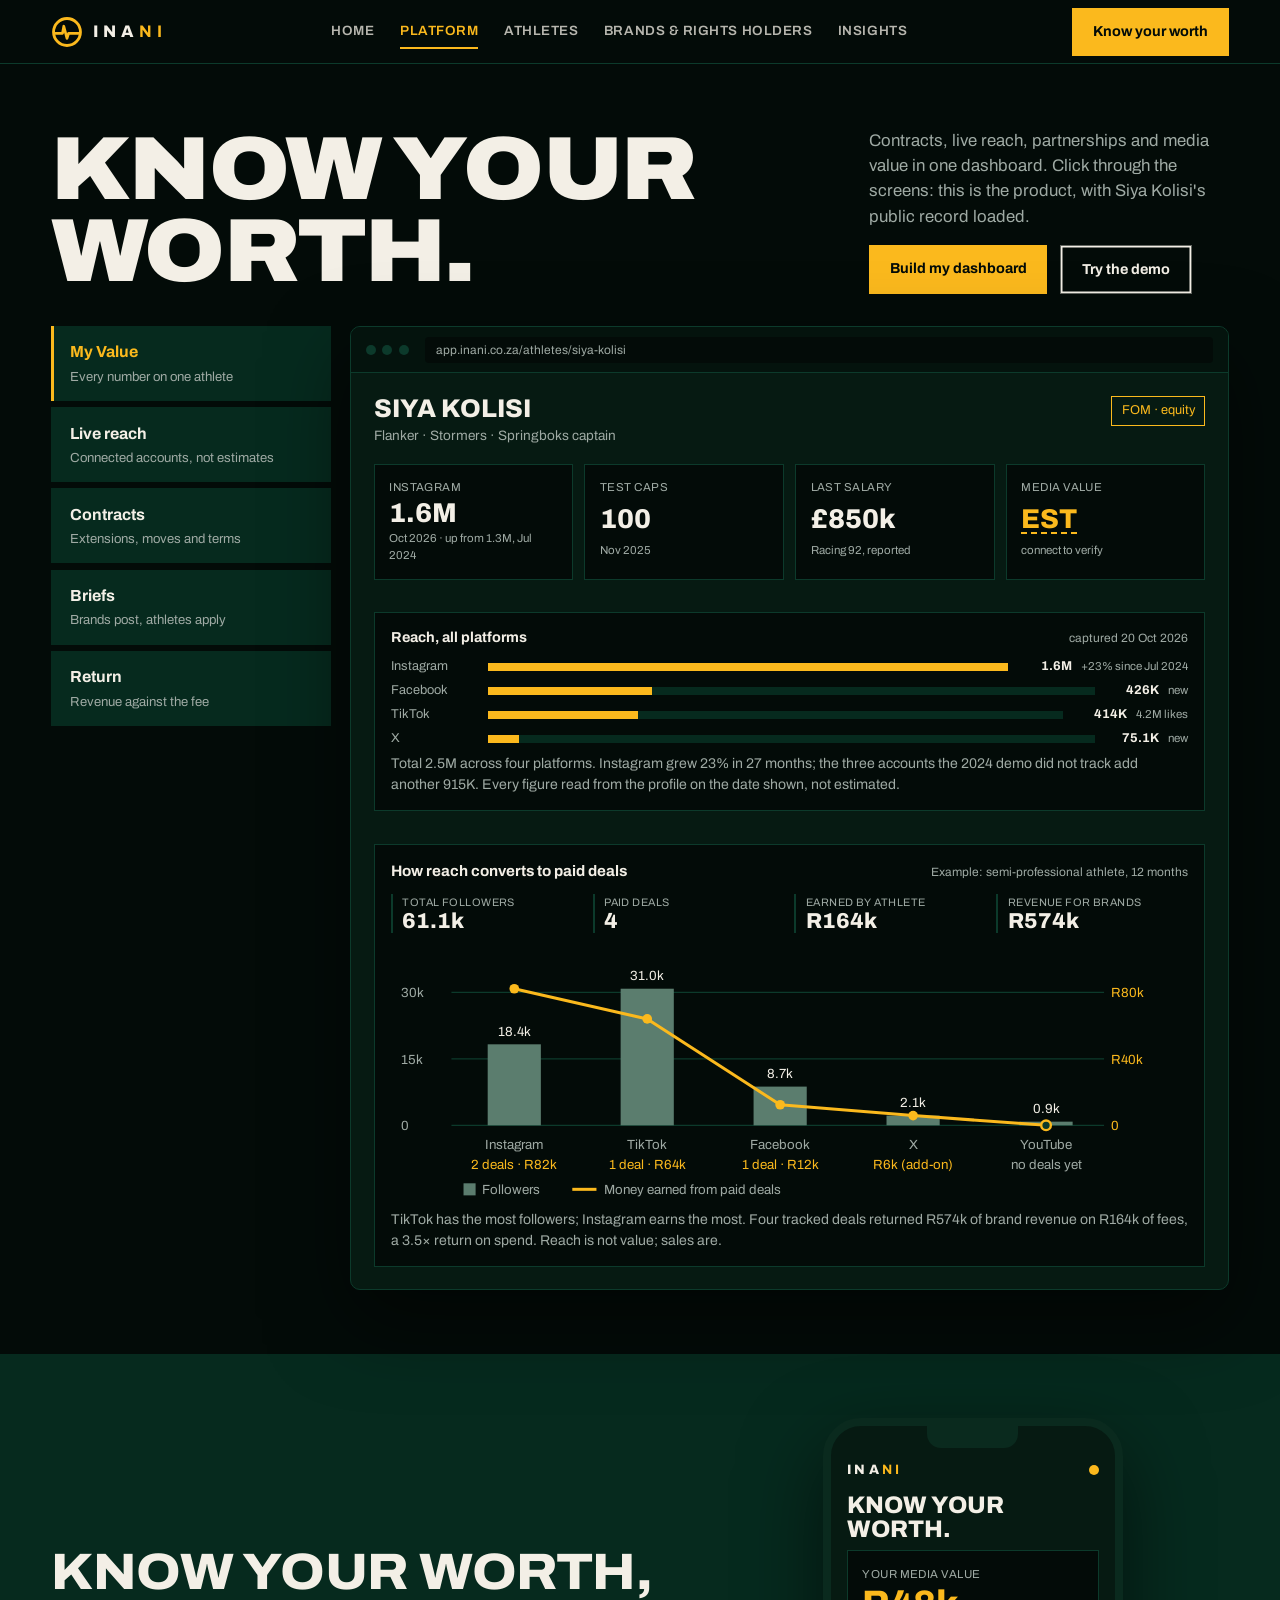
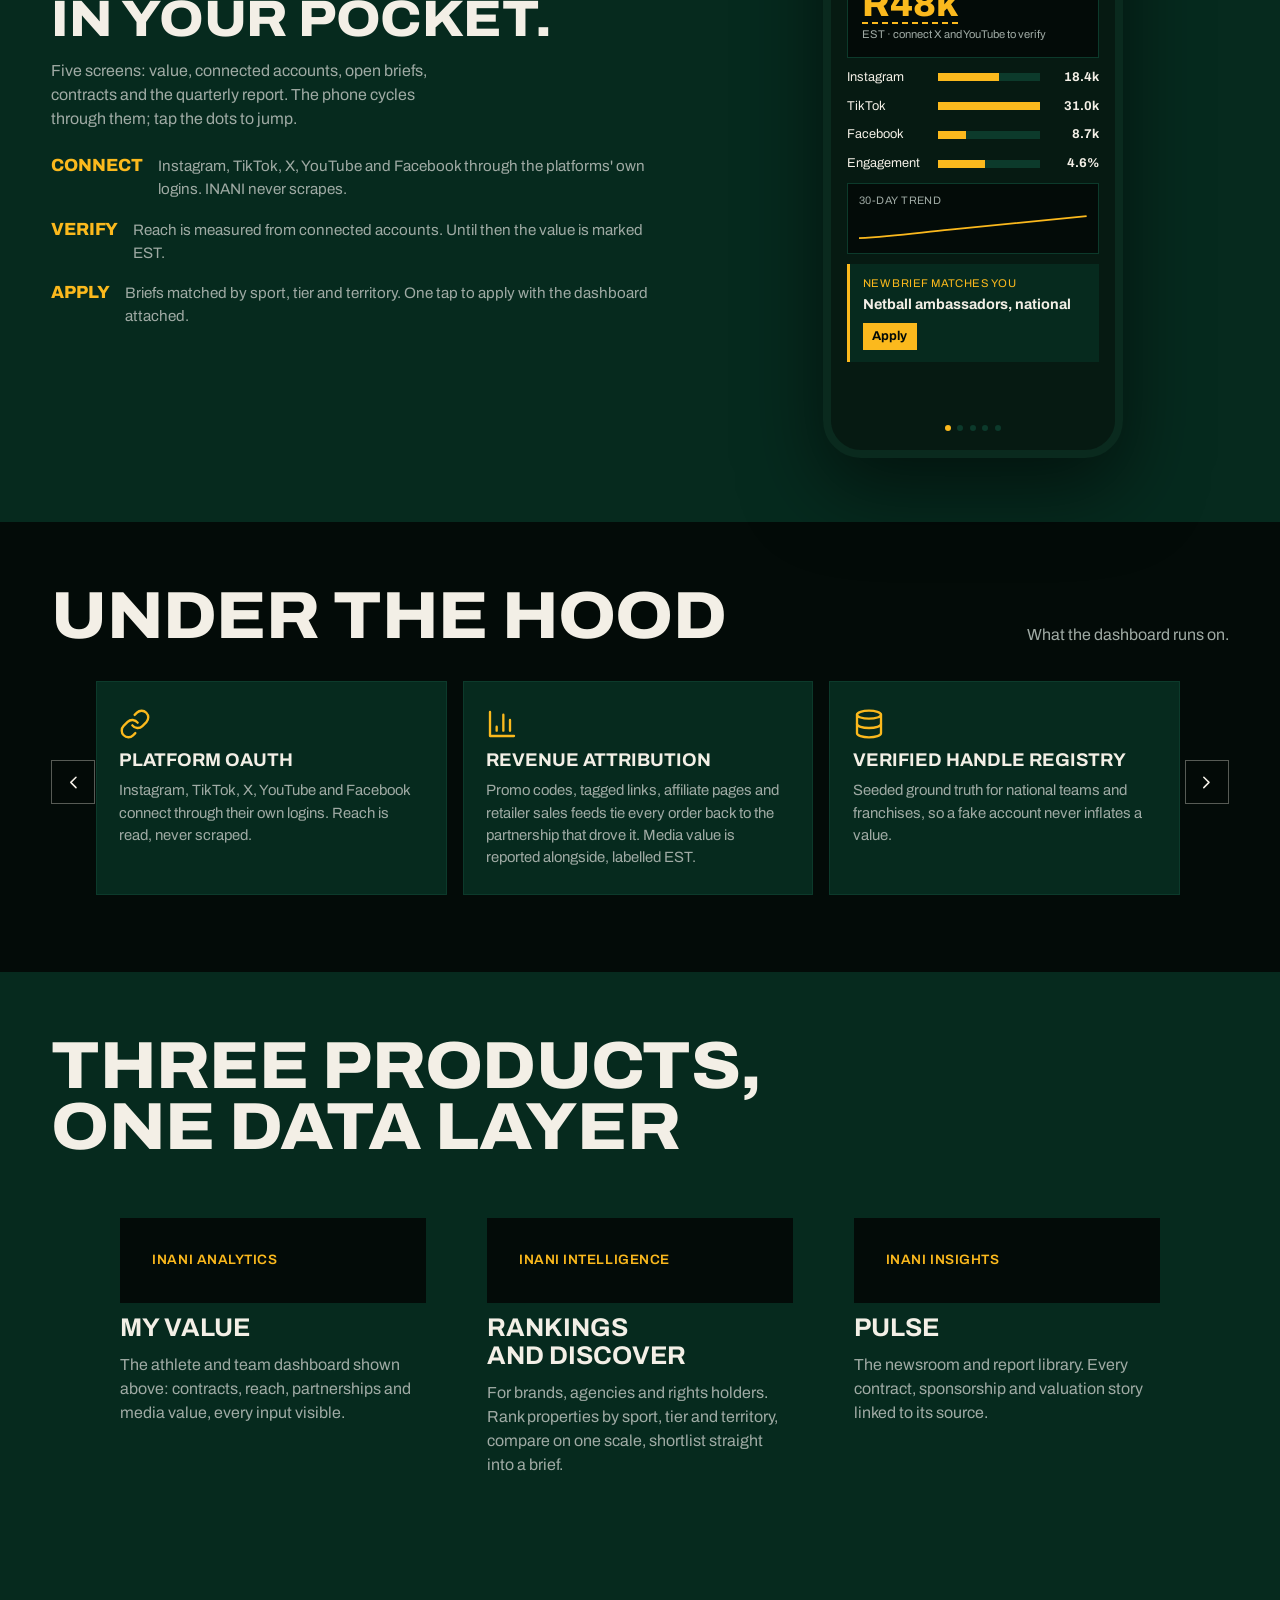
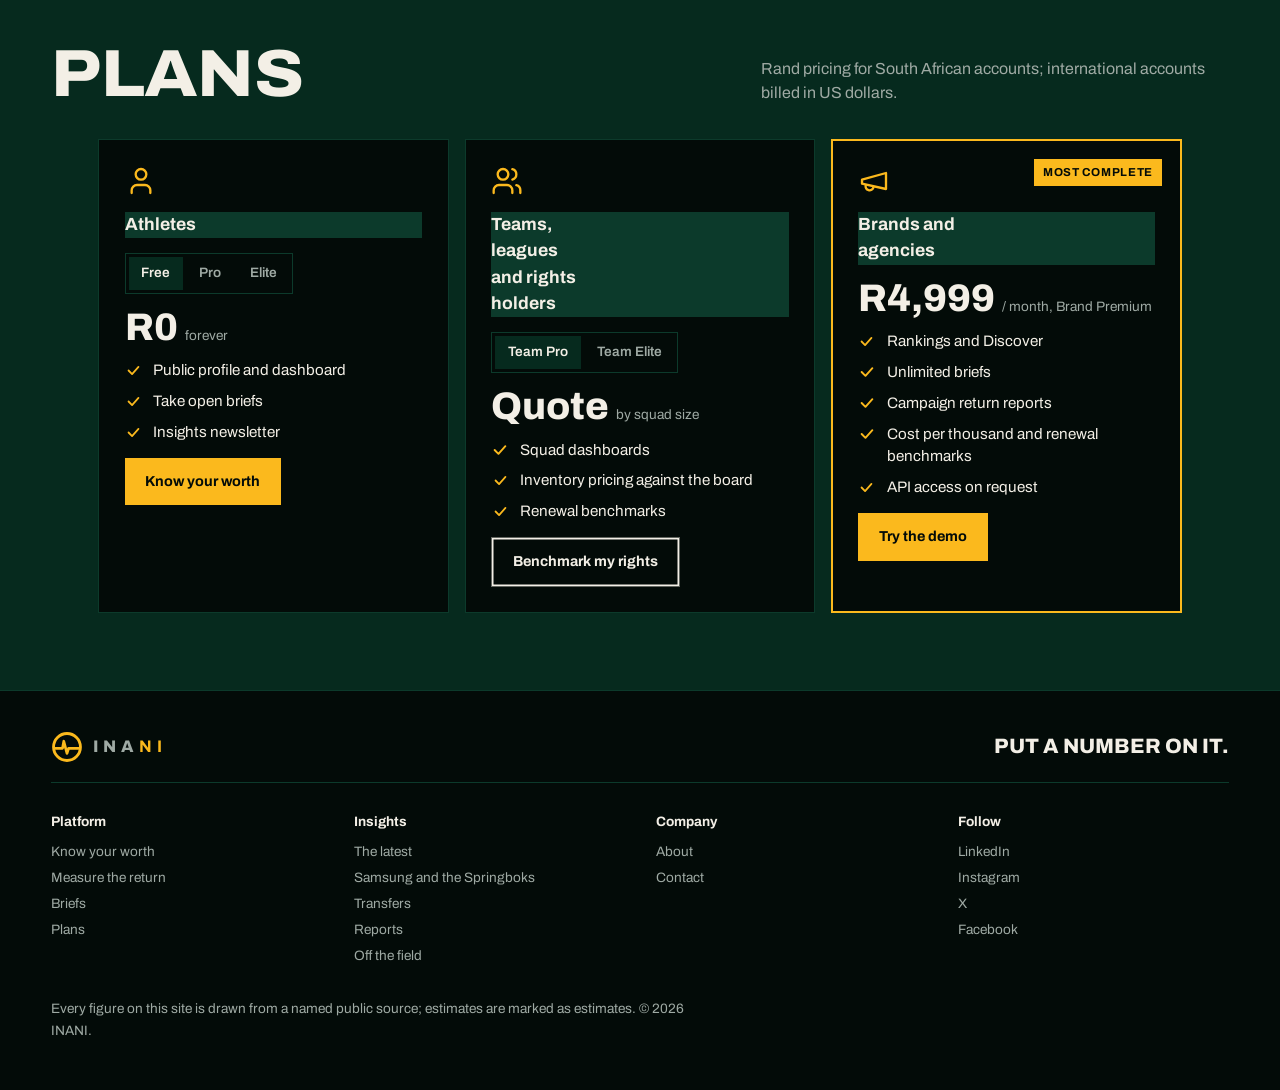
<file: platform.html>
<!doctype html>
<html lang="en">
<head>
<meta charset="utf-8">
<meta name="viewport" content="width=device-width, initial-scale=1, viewport-fit=cover">
<title>Platform · INANI</title>
<meta name="description" content="Inani Analytics, Intelligence and Insights: dashboards, rankings and the data behind them.">
<link rel="preconnect" href="https://fonts.googleapis.com">
<link rel="stylesheet" href="https://fonts.googleapis.com/css2?family=Archivo:ital,wdth,wght@0,62..125,300..900;1,62..125,300..900&display=swap">
<link rel="stylesheet" href="styles.css">
</head>
<body>
<svg width="0" height="0" style="position:absolute" aria-hidden="true">
<defs>
<symbol id="i-chart" viewBox="0 0 24 24"><path d="M3 3v18h18M18 17V9M13 17V5M8 17v-3"/></symbol>
<symbol id="i-deal" viewBox="0 0 24 24"><path d="m11 17 2 2a1 1 0 1 0 3-3"/><path d="m14 14 2.5 2.5a1 1 0 1 0 3-3l-3.88-3.88a3 3 0 0 0-4.24 0l-.88.88a1 1 0 1 1-3-3l2.81-2.81a5.79 5.79 0 0 1 7.06-.87l.47.28a2 2 0 0 0 1.42.25L21 4"/><path d="m21 3 1 11h-2M3 3 2 14l6.5 6.5a1 1 0 1 0 3-3M3 4h8"/></symbol>
<symbol id="i-news" viewBox="0 0 24 24"><path d="M4 22h16a2 2 0 0 0 2-2V4a2 2 0 0 0-2-2H8a2 2 0 0 0-2 2v16a2 2 0 0 1-2 2Zm0 0a2 2 0 0 1-2-2v-9c0-1.1.9-2 2-2h2M18 14h-8M15 18h-5M10 6h8v4h-8V6Z"/></symbol>
<symbol id="i-check" viewBox="0 0 24 24"><path d="M20 6 9 17l-5-5"/></symbol>
<symbol id="i-arrow" viewBox="0 0 24 24"><path d="M5 12h14m-7-7 7 7-7 7"/></symbol>
<symbol id="i-athlete" viewBox="0 0 24 24"><path d="M19 21v-2a4 4 0 0 0-4-4H9a4 4 0 0 0-4 4v2"/><circle cx="12" cy="7" r="4"/></symbol>
<symbol id="i-team" viewBox="0 0 24 24"><path d="M16 21v-2a4 4 0 0 0-4-4H6a4 4 0 0 0-4 4v2"/><circle cx="9" cy="7" r="4"/><path d="M22 21v-2a4 4 0 0 0-3-3.87M16 3.13a4 4 0 0 1 0 7.75"/></symbol>
<symbol id="i-rights" viewBox="0 0 24 24"><path d="M20 13c0 5-3.5 7.5-7.66 8.95a1 1 0 0 1-.67-.01C7.5 20.5 4 18 4 13V6a1 1 0 0 1 1-1c2 0 4.5-1.2 6.24-2.72a1.17 1.17 0 0 1 1.52 0C14.51 3.81 17 5 19 5a1 1 0 0 1 1 1z"/><path d="m9 12 2 2 4-4"/></symbol>
<symbol id="i-brand" viewBox="0 0 24 24"><path d="m3 11 18-5v12L3 14v-3z"/><path d="M11.6 16.8a3 3 0 1 1-5.8-1.6"/></symbol>
<symbol id="i-invest" viewBox="0 0 24 24"><path d="M22 7 13.5 15.5 8.5 10.5 2 17M16 7h6v6"/></symbol>
<symbol id="i-media" viewBox="0 0 24 24"><rect x="2" y="7" width="20" height="15" rx="2"/><path d="m17 2-5 5-5-5"/></symbol>
<symbol id="i-left" viewBox="0 0 24 24"><path d="m15 18-6-6 6-6"/></symbol>
<symbol id="i-right" viewBox="0 0 24 24"><path d="m9 18 6-6-6-6"/></symbol>
<symbol id="i-link" viewBox="0 0 24 24"><path d="M10 13a5 5 0 0 0 7.54.54l3-3a5 5 0 0 0-7.07-7.07l-1.72 1.71"/><path d="M14 11a5 5 0 0 0-7.54-.54l-3 3a5 5 0 0 0 7.07 7.07l1.71-1.71"/></symbol>
<symbol id="i-file" viewBox="0 0 24 24"><path d="M15 2H6a2 2 0 0 0-2 2v16a2 2 0 0 0 2 2h12a2 2 0 0 0 2-2V7Z"/><path d="M14 2v4a2 2 0 0 0 2 2h4M10 9H8M16 13H8M16 17H8"/></symbol>
<symbol id="i-card" viewBox="0 0 24 24"><rect x="2" y="5" width="20" height="14" rx="2"/><path d="M2 10h20"/></symbol>
<symbol id="i-db" viewBox="0 0 24 24"><ellipse cx="12" cy="5" rx="9" ry="3"/><path d="M3 5v14a9 3 0 0 0 18 0V5"/><path d="M3 12a9 3 0 0 0 18 0"/></symbol>
</defs>
</svg>
<header class="top">
  <div class="wrap bar">
    <a class="lock" href="index.html" aria-label="INANI home"><svg viewBox="0 0 100 100" aria-hidden="true"><circle cx="50" cy="50" r="42" fill="none" stroke="#FBB91D" stroke-width="9"/><polyline points="14,54 36,54 40,32 50,70 55,54 86,54" fill="none" stroke="#FBB91D" stroke-width="8.5" stroke-linecap="round" stroke-linejoin="round"/></svg><span>INA<b>NI</b></span></a>
    <nav class="main" id="nav" aria-label="Primary"><a href="index.html">Home</a><a href="platform.html" aria-current="page">Platform</a><a href="athletes.html">Athletes</a><a href="brands.html">Brands & Rights Holders</a><a href="insights.html">Insights</a></nav>
    <div class="acts"><a class="cta" href="athletes.html#apply">Know your worth</a><button class="menu" id="menu" aria-expanded="false" aria-controls="nav">Menu</button></div>
  </div>
</header>
<main>

<section class="wrap" style="padding-top:clamp(2rem,5vw,4rem)">
  <div class="head" style="align-items:start"><h1 style="font-size:clamp(2.4rem,7vw,6rem)">Know your<br>worth.</h1>
    <div style="max-width:40ch;display:grid;gap:1rem"><p style="color:var(--ash);font-size:1.05rem">Contracts, live reach, partnerships and media value in one dashboard. Click through the screens: this is the product, with Siya Kolisi's public record loaded.</p><div class="acts"><a class="cta" href="athletes.html#apply">Build my dashboard</a><a class="cta ghost" href="https://siyaduna.github.io/inani-demo/" target="_blank" rel="noopener">Try the demo</a></div></div></div>
  <div class="show" id="show">
  <div class="show-tabs" role="tablist" aria-label="Platform screens">
    <button role="tab" aria-selected="true" data-screen="s-overview"><b>My Value</b><span>Every number on one athlete</span></button>
    <button role="tab" aria-selected="false" data-screen="s-reach"><b>Live reach</b><span>Connected accounts, not estimates</span></button>
    <button role="tab" aria-selected="false" data-screen="s-contracts"><b>Contracts</b><span>Extensions, moves and terms</span></button>
    <button role="tab" aria-selected="false" data-screen="s-briefs"><b>Briefs</b><span>Brands post, athletes apply</span></button>
    <button role="tab" aria-selected="false" data-screen="s-return"><b>Return</b><span>Revenue against the fee</span></button>
  </div>
  <div class="device">
    <div class="chrome"><i></i><i></i><i></i><span>app.inani.co.za/athletes/siya-kolisi</span></div>
    <div class="screens">
      <div class="screen on" id="s-overview">
        <div class="s-head"><div><div class="s-name">Siya Kolisi</div><div class="s-meta">Flanker · Stormers · Springboks captain</div></div><div class="pill eq">FOM · equity</div></div>
        <div class="s-tiles">
          <div class="t"><span>Instagram</span><b class="count" data-to="1.6" data-suffix="M" data-dec="1">0</b><small>Oct 2026 · up from 1.3M, Jul 2024</small></div>
          <div class="t"><span>Test caps</span><b class="count" data-to="100">0</b><small>Nov 2025</small></div>
          <div class="t"><span>Last salary</span><b>£850k</b><small>Racing 92, reported</small></div>
          <div class="t est"><span>Media value</span><b>EST</b><small>connect to verify</small></div>
        </div>
        <div class="s-growth">
          <div class="g-head"><b>Reach, all platforms</b><span>captured 20 Oct 2026</span></div>
          <div class="g-row"><span>Instagram</span><div class="b"><i style="--w:100%"></i></div><b>1.6M</b><em>+23% since Jul 2024</em></div>
          <div class="g-row"><span>Facebook</span><div class="b"><i style="--w:27%"></i></div><b>426K</b><em>new</em></div>
          <div class="g-row"><span>TikTok</span><div class="b"><i style="--w:26%"></i></div><b>414K</b><em>4.2M likes</em></div>
          <div class="g-row"><span>X</span><div class="b"><i style="--w:5%"></i></div><b>75.1K</b><em>new</em></div>
          <p class="s-note">Total 2.5M across four platforms. Instagram grew 23% in 27 months; the three accounts the 2024 demo did not track add another 915K. Every figure read from the profile on the date shown, not estimated.</p>
        </div>
        <div class="s-combo">
          <div class="s-combo-top"><b>How reach converts to paid deals</b><span>Example: semi-professional athlete, 12 months</span></div>
          <div class="s-totals"><div><span>Total followers</span><b>61.1k</b></div><div><span>Paid deals</span><b>4</b></div><div><span>Earned by athlete</span><b>R164k</b></div><div><span>Revenue for brands</span><b>R574k</b></div></div>
          <svg viewBox="0 0 660 210" aria-label="Followers per platform as bars, money earned per platform as a line">
            <g font-family="Archivo,Helvetica,sans-serif" font-size="11" fill="#9FAAA4">
              <line x1="50" y1="150" x2="590" y2="150" stroke="#0C3A2B"/><line x1="50" y1="95" x2="590" y2="95" stroke="#0C3A2B"/><line x1="50" y1="40" x2="590" y2="40" stroke="#0C3A2B"/>
              <text x="8" y="44">30k</text><text x="8" y="99">15k</text><text x="8" y="154">0</text>
              <text x="596" y="44" fill="#FBB91D">R80k</text><text x="596" y="99" fill="#FBB91D">R40k</text><text x="596" y="154" fill="#FBB91D">0</text>
            </g>
            <g class="cb" fill="#5B7D6E">
              <rect x="80" y="83" width="44" height="67"/><rect x="190" y="37" width="44" height="113"/><rect x="300" y="118" width="44" height="32"/><rect x="410" y="142" width="44" height="8"/><rect x="520" y="147" width="44" height="3"/>
            </g>
            <g font-family="Archivo,Helvetica,sans-serif" font-size="11" fill="#F3EFE6" text-anchor="middle">
              <text x="102" y="76">18.4k</text><text x="212" y="30">31.0k</text><text x="322" y="111">8.7k</text><text x="432" y="135">2.1k</text><text x="542" y="140">0.9k</text>
              <text x="102" y="170" fill="#9FAAA4">Instagram</text><text x="212" y="170" fill="#9FAAA4">TikTok</text><text x="322" y="170" fill="#9FAAA4">Facebook</text><text x="432" y="170" fill="#9FAAA4">X</text><text x="542" y="170" fill="#9FAAA4">YouTube</text>
              <text x="102" y="186" fill="#FBB91D">2 deals · R82k</text><text x="212" y="186" fill="#FBB91D">1 deal · R64k</text><text x="322" y="186" fill="#FBB91D">1 deal · R12k</text><text x="432" y="186" fill="#FBB91D">R6k (add-on)</text><text x="542" y="186" fill="#9FAAA4">no deals yet</text>
            </g>
            <polyline class="money" points="102,37 212,62 322,133 432,142 542,150" fill="none" stroke="#FBB91D" stroke-width="2.5" stroke-linejoin="round"/>
            <g fill="#FBB91D"><circle cx="102" cy="37" r="4"/><circle cx="212" cy="62" r="4"/><circle cx="322" cy="133" r="4"/><circle cx="432" cy="142" r="4"/><circle cx="542" cy="150" r="4" fill="#0C3A2B" stroke="#FBB91D" stroke-width="2"/></g>
            <g font-family="Archivo,Helvetica,sans-serif" font-size="11"><rect x="60" y="198" width="10" height="10" fill="#5B7D6E"/><text x="75" y="207" fill="#9FAAA4">Followers</text><line x1="150" y1="203" x2="170" y2="203" stroke="#FBB91D" stroke-width="2.5"/><text x="176" y="207" fill="#9FAAA4">Money earned from paid deals</text></g>
          </svg>
          <p class="s-note">TikTok has the most followers; Instagram earns the most. Four tracked deals returned R574k of brand revenue on R164k of fees, a 3.5× return on spend. Reach is not value; sales are.</p>
        </div>
      </div>
      <div class="screen" id="s-reach">
        <div class="s-head"><div><div class="s-name">Live reach</div><div class="s-meta">Instagram, read from the profiles on 20 Oct 2026, against the Jul 2024 baseline</div></div></div>
        <div class="s-bars">
          <div class="r"><span>Ilona Maher</span><div class="b"><i style="--w:100%"></i></div><b>5.6M</b><em>1.4M in Jul 2024 · 4×</em></div>
          <div class="r me"><span>Siya Kolisi</span><div class="b"><i style="--w:29%"></i></div><b>1.6M</b><em>1.3M in Jul 2024 · +23%</em></div>
          <div class="r"><span>Antoine Dupont</span><div class="b"><i style="--w:23%"></i></div><b>1.3M</b><em>1.0M in Jul 2024 · +30%</em></div>
        </div>
        <div class="s-growth">
          <div class="g-head"><b>Two adidas athletes, four platforms</b><span>Kolisi · Dupont, read 20 Oct 2026</span></div>
          <div class="g-row"><span>Instagram</span><div class="b dual"><i style="--w:100%"></i><u style="--w:81%"></u></div><b>1.6M</b><em>v 1.3M</em></div>
          <div class="g-row"><span>Facebook</span><div class="b dual"><i style="--w:27%"></i><u style="--w:16%"></u></div><b>426K</b><em>v 250K</em></div>
          <div class="g-row"><span>TikTok</span><div class="b dual"><i style="--w:26%"></i><u style="--w:11%"></u></div><b>414K</b><em>v 179K</em></div>
          <div class="g-row"><span>X</span><div class="b dual"><i style="--w:5%"></i><u style="--w:19%"></u></div><b>75K</b><em>v 298K</em></div>
          <div class="g-row"><span>Total</span><div class="b dual"><i style="--w:100%"></i><u style="--w:81%"></u></div><b>2.5M</b><em>v 2.0M</em></div>
        </div>
        <div class="s-plat"><span>Instagram ✓ read</span><span>TikTok ✓ read</span><span>Facebook ✓ read</span><span>X ✓ read</span></div>
        <p class="s-note">Same sponsor, two captains. Kolisi out-reaches the France captain on three platforms of four and by 25% in total; Dupont leads only on X, by four to one. Kolisi has posted 2,765 times on Instagram for 1.6M; Dupont 583 times for 1.3M, four times the followers per post. Maher, meanwhile, has grown from 8% ahead of Kolisi to three and a half times his Instagram reach in 27 months. INANI prices the gap and the growth.</p>
      </div>
      <div class="screen" id="s-contracts">
        <div class="s-head"><div><div class="s-name">Contracts</div><div class="s-meta">Playing contracts, from the public record</div></div></div>
        <ol class="s-tl">
          <li><span>2026</span><div><b>Stormers</b> · returns to Cape Town from the Sharks</div></li>
          <li><span>2024</span><div><b>Sharks</b> · Racing 92 deal to 2026 ended early by agreement</div></li>
          <li><span>2023</span><div><b>Racing 92</b> · £850k a year, reported</div></li>
          <li><span>2021</span><div><b>Sharks</b> · after MVM Holdings took a majority stake</div></li>
        </ol>
      </div>
      <div class="screen" id="s-briefs">
        <div class="s-head"><div><div class="s-name">Open briefs</div><div class="s-meta">Matched to your sport, tier and territory</div></div></div>
        <div class="s-briefs">
          <div class="br"><div><b>Workwear brand seeks rugby ambassador, KZN</b><span>12 months · social and in-store · example brief</span></div><button type="button" class="apply">Apply</button></div>
          <div class="br"><div><b>Tailoring house seeks three Springboks for a capsule</b><span>Launch 2027 · equity option · example brief</span></div><button type="button" class="apply">Apply</button></div>
          <div class="br"><div><b>Sports drink seeks netball ambassadors</b><span>24 months · three athletes · example brief</span></div><button type="button" class="apply">Apply</button></div>
        </div>
      </div>
      <div class="screen" id="s-return">
        <div class="s-head"><div><div class="s-name">Campaign return</div><div class="s-meta">12-month athlete partnership · revenue tracked by promo code, tagged link and retailer feed · example</div></div></div>
        <div class="s-tiles three">
          <div class="t"><span>Fee paid</span><b>R600k</b><small>brand input</small></div>
          <div class="t"><span>Attributed revenue</span><b class="count" data-prefix="R" data-to="2.1" data-suffix="m" data-dec="1">0</b><small>codes, links, retailer feed</small></div>
          <div class="t"><span>Return on spend</span><b class="count" data-to="3.5" data-suffix="×" data-dec="1">0</b><small>revenue ÷ fee · media value R1.9m EST</small></div>
        </div>
        <div class="s-bars small">
          <div class="r"><span>Instagram</span><div class="b"><i style="--w:58%"></i></div><b>R1.10m</b></div>
          <div class="r"><span>TikTok</span><div class="b"><i style="--w:27%"></i></div><b>R0.51m</b></div>
          <div class="r"><span>Press and web</span><div class="b"><i style="--w:15%"></i></div><b>R0.29m</b></div>
          <div class="r off"><span>Broadcast</span><div class="b"></div><b>Not tracked</b></div>
        </div>
      </div>
    </div>
  </div>
</div>
</section>
<section class="band"><div class="wrap">
  <div class="split" style="align-items:center">
    <div><h2>Know your worth,<br>in your pocket.</h2><p class="l">Five screens: value, connected accounts, open briefs, contracts and the quarterly report. The phone cycles through them; tap the dots to jump.</p>
      <ul class="metrics" style="margin-top:1.4rem"><li><b>Connect</b><span>Instagram, TikTok, X, YouTube and Facebook through the platforms' own logins. INANI never scrapes.</span></li><li><b>Verify</b><span>Reach is measured from connected accounts. Until then the value is marked EST.</span></li><li><b>Apply</b><span>Briefs matched by sport, tier and territory. One tap to apply with the dashboard attached.</span></li></ul></div>
    <div style="display:grid;place-items:center"><div class="phone" id="phone" aria-label="Athlete app tour">
  <div class="notch"></div>
  <div class="p-top"><span>INA<b>NI</b></span><span class="p-dot"></span></div>
  <div class="p-screens">
    <div class="p-screen on">
      <div class="p-name">Know your worth.</div>
      <div class="p-val"><span>Your media value</span><b class="count" data-prefix="R" data-to="48" data-suffix="k">0</b><small>EST · connect X and YouTube to verify</small></div>
      <div class="p-row"><span>Instagram</span><i style="--w:60%"></i><b>18.4k</b></div>
      <div class="p-row"><span>TikTok</span><i style="--w:100%"></i><b>31.0k</b></div>
      <div class="p-row"><span>Facebook</span><i style="--w:28%"></i><b>8.7k</b></div>
      <div class="p-row"><span>Engagement</span><i style="--w:46%"></i><b>4.6%</b></div>
      <div class="p-mini"><span>30-day trend</span><svg viewBox="0 0 200 40" preserveAspectRatio="none"><path d="M0 32 C30 30,50 26,80 22 S140 14,200 6" fill="none" stroke="#FBB91D" stroke-width="2"/></svg></div>
      <div class="p-brief"><span>New brief matches you</span><b>Netball ambassadors, national</b><em>Apply</em></div>
    </div>
    <div class="p-screen">
      <div class="p-name">Connect accounts.</div>
      <div class="p-acc on"><b>Instagram</b><span>@athlete · connected · 18.4k</span><i>✓</i></div>
      <div class="p-acc on"><b>TikTok</b><span>@athlete · connected · 31.0k</span><i>✓</i></div>
      <div class="p-acc"><b>X</b><span>Connect to verify reach</span><em>Connect</em></div>
      <div class="p-acc"><b>YouTube</b><span>Connect to verify reach</span><em>Connect</em></div>
      <div class="p-acc on"><b>Facebook</b><span>connected · 8.7k</span><i>✓</i></div>
      <p class="p-note" style="text-align:left">Logins run through each platform's own OAuth. INANI never asks for a password and never scrapes.</p>
    </div>
    <div class="p-screen">
      <div class="p-name">Open briefs.</div>
      <div class="p-bf"><span>Workwear · KZN · 12 months</span><b>Rugby ambassador</b><small>Budget range on application</small><em>Apply</em></div>
      <div class="p-bf"><span>Beverage · National · 24 months</span><b>Netball ambassadors</b><small>Three athletes, regional split</small><em>Apply</em></div>
      <div class="p-bf"><span>Tailoring · 2027 capsule</span><b>Three Springboks</b><small>Equity option</small><em>Not eligible</em></div>
      <p class="p-note" style="text-align:left">Matched by sport, tier and territory. Example briefs.</p>
    </div>
    <div class="p-screen">
      <div class="p-name">Your contracts.</div>
      <div class="p-ct"><span>2026</span><div><b>Club contract</b><small>Semi-pro · to Apr 2028 · uploaded</small></div></div>
      <div class="p-ct"><span>2025</span><div><b>Provincial squad</b><small>Season agreement · uploaded</small></div></div>
      <div class="p-ct"><span>2024</span><div><b>School leaver</b><small>Craven Week · public record</small></div></div>
      <div class="p-val" style="margin-top:.3rem"><span>Next renewal</span><b style="font-size:1.6rem;text-decoration:none;color:var(--bone)">Apr 2028</b><small>INANI benchmark ready 90 days before</small></div>
    </div>
    <div class="p-screen">
      <div class="p-name">Your report.</div>
      <div class="p-rep"><div class="p-pdf">PDF</div><div><b>Quarterly valuation</b><small>A4 · 6 pages · sourced</small></div></div>
      <div class="p-row"><span>Media value</span><i style="--w:70%"></i><b>R48k</b></div>
      <div class="p-row"><span>vs tier median</span><i style="--w:52%"></i><b>+34%</b></div>
      <div class="p-row"><span>Return for partners</span><i style="--w:80%"></i><b>3.2×</b></div>
      <p class="p-note" style="text-align:left">Share with an agent, a school or a sponsor. Estimates labelled, sources listed.</p>
    </div>
  </div>
  <div class="p-dots"><i class="on"></i><i></i><i></i><i></i><i></i></div>
</div></div>
  </div>
</div></section>
<section class="wrap" id="tech">
  <div class="head"><h2>Under the hood</h2><p>What the dashboard runs on.</p></div>
  <div class="tech carousel">
    <div><svg class="ico" aria-hidden="true"><use href="#i-link"/></svg><h3>Platform OAuth</h3><p>Instagram, TikTok, X, YouTube and Facebook connect through their own logins. Reach is read, never scraped.</p></div>
    <div><svg class="ico" aria-hidden="true"><use href="#i-chart"/></svg><h3>Revenue attribution</h3><p>Promo codes, tagged links, affiliate pages and retailer sales feeds tie every order back to the partnership that drove it. Media value is reported alongside, labelled EST.</p></div>
    <div><svg class="ico" aria-hidden="true"><use href="#i-db"/></svg><h3>Verified handle registry</h3><p>Seeded ground truth for national teams and franchises, so a fake account never inflates a value.</p></div>
    <div><svg class="ico" aria-hidden="true"><use href="#i-deal"/></svg><h3>Briefs marketplace</h3><p>Two-sided: brands post, athletes and teams apply, terms agreed on the platform, return measured from day one.</p></div>
    <div><svg class="ico" aria-hidden="true"><use href="#i-file"/></svg><h3>Report library</h3><p>A4 PDF editions generated from the same data layer, one currency per report, sources listed.</p></div>
    <div><svg class="ico" aria-hidden="true"><use href="#i-card"/></svg><h3>Payments and API</h3><p>Card payments through Paystack. Reporting API for brands and agencies on request. POPIA controls on every personal record.</p></div>
  </div>
</section>
<section class="band"><div class="wrap">
  <div class="head"><h2>Three products,<br>one data layer</h2></div>
  <div class="prods carousel">
    <div class="prod"><span class="sub">Inani Analytics</span><h3>My Value</h3><p>The athlete and team dashboard shown above: contracts, reach, partnerships and media value, every input visible.</p></div>
    <div class="prod"><span class="sub">Inani Intelligence</span><h3>Rankings and Discover</h3><p>For brands, agencies and rights holders. Rank properties by sport, tier and territory, compare on one scale, shortlist straight into a brief.</p></div>
    <div class="prod"><span class="sub">Inani Insights</span><h3>Pulse</h3><p>The newsroom and report library. Every contract, sponsorship and valuation story linked to its source.</p></div>
  </div>
</div></section>
<section class="band" id="plans"><div class="wrap">
  <div class="head"><h2>Plans</h2><p>Rand pricing for South African accounts; international accounts billed in US dollars.</p></div>
  <div class="plans2 carousel">
    <div class="plan2">
      <svg class="ico" aria-hidden="true"><use href="#i-athlete"/></svg><p class="who">Athletes</p>
      <div class="seg" role="tablist"><button aria-selected="true" data-tier="free">Free</button><button aria-selected="false" data-tier="pro">Pro</button><button aria-selected="false" data-tier="elite">Elite</button></div>
      <div class="tier on" data-tier="free"><p class="pr">R0 <small>forever</small></p><ul><li>Public profile and dashboard</li><li>Take open briefs</li><li>Insights newsletter</li></ul></div>
      <div class="tier" data-tier="pro"><p class="pr">R99 <small>/ month</small></p><ul><li>Connected accounts, live reach</li><li>Verified media value</li><li>Contract timeline and documents</li><li>Take open briefs</li></ul></div>
      <div class="tier" data-tier="elite"><p class="pr">R299 <small>/ month</small></p><ul><li>Everything in Pro</li><li>Priority on briefs</li><li>Quarterly valuation report</li><li>Agent access</li></ul></div>
      <a class="cta" href="athletes.html#apply">Know your worth</a>
    </div>
    <div class="plan2">
      <svg class="ico" aria-hidden="true"><use href="#i-team"/></svg><p class="who">Teams, leagues and rights holders</p>
      <div class="seg" role="tablist"><button aria-selected="true" data-tier="tpro">Team Pro</button><button aria-selected="false" data-tier="telite">Team Elite</button></div>
      <div class="tier on" data-tier="tpro"><p class="pr">Quote <small>by squad size</small></p><ul><li>Squad dashboards</li><li>Inventory pricing against the board</li><li>Renewal benchmarks</li></ul></div>
      <div class="tier" data-tier="telite"><p class="pr">Quote <small>by squad size</small></p><ul><li>Everything in Team Pro</li><li>Rankings and Discover</li><li>Rate-card builder</li><li>Partner reports</li></ul></div>
      <a class="cta ghost" href="about.html#contact">Benchmark my rights</a>
    </div>
    <div class="plan2 hi">
      <svg class="ico" aria-hidden="true"><use href="#i-brand"/></svg><p class="who">Brands and agencies</p><p class="tag">Most complete</p>
      <div class="tier on"><p class="pr">R4,999 <small>/ month, Brand Premium</small></p><ul><li>Rankings and Discover</li><li>Unlimited briefs</li><li>Campaign return reports</li><li>Cost per thousand and renewal benchmarks</li><li>API access on request</li></ul></div>
      <a class="cta" href="https://siyaduna.github.io/inani-demo/" target="_blank" rel="noopener">Try the demo</a>
    </div>
  </div>
</div></section>
</main>
<footer>
  <div class="wrap">
    <div class="f-top"><a class="lock" href="index.html"><svg viewBox="0 0 100 100" aria-hidden="true"><circle cx="50" cy="50" r="42" fill="none" stroke="#FBB91D" stroke-width="9"/><polyline points="14,54 36,54 40,32 50,70 55,54 86,54" fill="none" stroke="#FBB91D" stroke-width="8.5" stroke-linecap="round" stroke-linejoin="round"/></svg><span>INA<b>NI</b></span></a><p class="line">Put a number on it.</p></div>
    <div class="cols">
      <div><strong>Platform</strong><ul><li><a href="platform.html">Know your worth</a></li><li><a href="brands.html#return">Measure the return</a></li><li><a href="brands.html#briefs">Briefs</a></li><li><a href="platform.html#plans">Plans</a></li></ul></div>
      <div><strong>Insights</strong><ul><li><a href="insights.html">The latest</a></li><li><a href="insights.html#samsung">Samsung and the Springboks</a></li><li><a href="insights.html#transfers">Transfers</a></li><li><a href="insights.html#reports">Reports</a></li><li><a href="athletes.html#style">Off the field</a></li></ul></div>
      <div><strong>Company</strong><ul><li><a href="about.html">About</a></li><li><a href="about.html#contact">Contact</a></li></ul></div>
      <div><strong>Follow</strong><ul><li><a href="https://www.linkedin.com/company/inani-analytics/" target="_blank" rel="noopener">LinkedIn</a></li><li><a href="https://www.instagram.com/inanianalytics" target="_blank" rel="noopener">Instagram</a></li><li><a href="https://x.com/inanianalytics" target="_blank" rel="noopener">X</a></li><li><a href="https://www.facebook.com/share/1JWfGhhpAh/" target="_blank" rel="noopener">Facebook</a></li></ul></div>
    </div>
    <p class="fine">Every figure on this site is drawn from a named public source; estimates are marked as estimates. © 2026 INANI.</p>
  </div>
</footer>
<script src="site.js"></script>
</body>
</html>
</file>
<file: styles.css>
/* INANI site — shared styles. Roc Nation register: black ground, photography, expanded uppercase display, fixed top bar. */
:root{
  --ink:#030B08; --pine:#062A1E; --moss:#0C3A2B; --amber:#FBB91D; --bone:#F3EFE6; --ash:#9FAAA4;
  --display:"Archivo",Impact,"Arial Narrow",sans-serif; --body:"Archivo",Helvetica,Arial,sans-serif;
  --gl:max(16px,env(safe-area-inset-left,0px)); --gr:max(16px,env(safe-area-inset-right,0px));
  --nav:64px;
  color-scheme:dark;
}
*{box-sizing:border-box}
html{scroll-padding-top:calc(var(--nav) + 1rem)}
body{margin:0;background:var(--ink);color:var(--bone);font-family:var(--body);font-size:16px;line-height:1.5;-webkit-font-smoothing:antialiased;padding-top:var(--nav)}
a{color:inherit;text-decoration:none}
a:focus-visible,button:focus-visible,input:focus-visible,select:focus-visible,textarea:focus-visible{outline:2px solid var(--amber);outline-offset:3px}
img,svg{max-width:100%;display:block}
.wrap{padding-left:var(--gl);padding-right:var(--gr);max-width:1440px;margin-inline:auto}
h1,h2,h3{margin:0;font-family:var(--display);text-wrap:balance;text-transform:uppercase;line-height:.92}
h1{font-weight:900;font-stretch:110%;font-size:clamp(2.8rem,9vw,8.5rem);letter-spacing:-.02em}
h2{font-weight:800;font-stretch:108%;font-size:clamp(2rem,5.2vw,4.2rem);letter-spacing:-.01em}
h3{font-weight:700;font-size:1.2rem;line-height:1.1}
p{margin:0}
.num{font-variant-numeric:tabular-nums}
.cta{display:inline-block;background:var(--amber);color:var(--ink);font-weight:700;padding:.8rem 1.3rem;font-size:.9rem;border:0;font-family:inherit;cursor:pointer}
.cta.ghost{background:transparent;color:var(--bone);box-shadow:inset 0 0 0 1.5px var(--bone)}
.acts{display:flex;flex-wrap:wrap;gap:.8rem}
.kind{font-size:.78rem;letter-spacing:.08em;text-transform:uppercase;color:var(--amber);font-weight:600}
.src{font-size:.8rem;color:var(--ash)}
.src a,.note a,.prose a{text-decoration:underline;text-underline-offset:3px}
section{padding-block:clamp(3rem,7vw,6rem)}
section.tight{padding-block:clamp(2rem,4vw,3.5rem)}
.band{background:var(--pine)}
.head{display:flex;align-items:end;justify-content:space-between;gap:1rem 3rem;flex-wrap:wrap;margin-bottom:2rem}
.head p{color:var(--ash);max-width:52ch}
.note{color:var(--ash);font-size:.85rem;margin-top:1rem;max-width:72ch}
.note b{color:var(--amber)}
.page-title{padding-block:clamp(2.5rem,6vw,5rem) clamp(1.5rem,3vw,2.5rem);border-bottom:1px solid var(--moss)}
.page-title p{color:var(--ash);max-width:56ch;margin-top:1rem;font-size:1.05rem}
.prose{max-width:68ch;display:grid;gap:1rem;font-size:1.02rem}
.prose h3{margin-top:1.2rem}
.prose p{color:var(--bone)}
.prose .ash{color:var(--ash)}

/* fixed top bar */
header.top{position:fixed;top:0;left:0;right:0;height:var(--nav);z-index:50;background:var(--ink);border-bottom:1px solid var(--moss);padding-top:env(safe-area-inset-top,0px)}
.bar{display:flex;align-items:center;justify-content:space-between;gap:1rem;height:var(--nav)}
.lock{display:flex;align-items:center;gap:.6rem;font-family:var(--display);font-weight:800;letter-spacing:.28em;font-size:1.05rem}
.lock b{color:var(--amber)}
.lock svg{width:32px;height:32px}
nav.main{display:flex;gap:1.6rem;font-size:.84rem;letter-spacing:.04em;text-transform:uppercase;font-weight:600}
nav.main a{opacity:.75;padding:.4rem 0;border-bottom:2px solid transparent}
nav.main a:hover{opacity:1}
nav.main a[aria-current="page"]{opacity:1;color:var(--amber);border-color:var(--amber)}
.menu{display:none;background:none;border:1.5px solid var(--moss);color:var(--bone);padding:.45rem .7rem;font:inherit;font-size:.85rem;cursor:pointer}
@media (max-width:1060px){
  nav.main{display:none;position:fixed;top:calc(var(--nav) + env(safe-area-inset-top,0px));left:0;right:0;background:var(--ink);border-bottom:1px solid var(--moss);flex-direction:column;gap:0;padding:.5rem var(--gl) 1rem var(--gl)}
  nav.main.open{display:flex}
  nav.main a{padding:.8rem 0;border-bottom:1px solid var(--moss);font-size:1rem}
  nav.main a[aria-current="page"]{border-color:var(--moss)}
  .menu{display:inline-block}
  .bar .cta{display:none}
}

/* photography */
.ph{position:relative;overflow:hidden;background:linear-gradient(160deg,#0B3A2A,#041C14 60%,#02110C)}
.ph img{position:absolute;inset:0;width:100%;height:100%;object-fit:cover}
.ph.slot::after{content:"";position:absolute;inset:0;background:repeating-linear-gradient(115deg,transparent 0 46px,rgba(243,239,230,.035) 46px 47px)}
.credit{position:absolute;right:.6rem;bottom:.5rem;font-size:.68rem;color:rgba(243,239,230,.7);z-index:2}

/* hero */
.hero{position:relative;min-height:min(80vh,780px);display:grid;align-items:end}
.hero .ph{position:absolute;inset:0}
.hero .ph img{object-position:60% 30%}
.hero .ph::before{content:"";position:absolute;inset:0;z-index:1;background:linear-gradient(180deg,rgba(3,11,8,.15),rgba(3,11,8,.55) 50%,var(--ink) 100%)}
.hero .wrap{position:relative;z-index:2;padding-block:3rem 2.5rem;width:100%}
.hero .lede{max-width:36ch;font-size:clamp(1rem,1.6vw,1.25rem);margin-top:1.2rem}
.hero .acts{margin-top:1.6rem}

/* ticker */
.tick{border-block:1px solid var(--moss);background:var(--pine);overflow:hidden;white-space:nowrap}
.tick .row{display:inline-flex;gap:3rem;padding-block:.7rem;animation:slide 60s linear infinite;font-size:.9rem}
.tick b{color:var(--amber);margin-right:.5rem}
@keyframes slide{from{transform:translateX(0)}to{transform:translateX(-50%)}}
@media (prefers-reduced-motion:reduce){.tick .row{animation:none;white-space:normal;flex-wrap:wrap;gap:.6rem 2rem}}

/* pillars (home) */
.pillars{display:grid;grid-template-columns:repeat(3,1fr);gap:1px;background:var(--moss)}
.pillars a{background:var(--ink);padding:2rem 1.5rem;display:grid;gap:.6rem;align-content:start;min-width:0}
.pillars a:hover{background:var(--pine)}
.pillars .big{font-family:var(--display);font-weight:800;text-transform:uppercase;font-size:clamp(1.6rem,3vw,2.4rem);line-height:1}
.pillars p{color:var(--ash);max-width:34ch}
.pillars .go{color:var(--amber);font-weight:600;font-size:.9rem}
@media (max-width:760px){.pillars{grid-template-columns:1fr}}

/* dashboard */
.dash{background:var(--ink);border:1px solid var(--moss);display:grid;grid-template-columns:240px 1fr;min-height:520px}
.dash .side{border-right:1px solid var(--moss);padding:1.2rem;display:grid;gap:.4rem;align-content:start;font-size:.9rem}
.dash .side .item{padding:.55rem .7rem;color:var(--ash)}
.dash .side .item.on{background:var(--pine);color:var(--bone);border-left:3px solid var(--amber)}
.dash .main{padding:1.4rem;display:grid;gap:1.2rem;min-width:0}
.dash .top{display:flex;justify-content:space-between;align-items:start;gap:1rem;flex-wrap:wrap}
.dash .name{font-family:var(--display);font-weight:800;font-size:1.9rem;text-transform:uppercase;line-height:1}
.dash .meta{color:var(--ash);font-size:.9rem;margin-top:.3rem}
.tiles{display:grid;grid-template-columns:repeat(4,1fr);gap:.8rem}
.tile{background:var(--pine);padding:1rem;min-width:0}
.tile .l{font-size:.75rem;color:var(--ash);letter-spacing:.04em;text-transform:uppercase}
.tile .v{font-family:var(--display);font-weight:800;font-size:1.9rem;margin-top:.3rem;line-height:1}
.tile .v.est{color:var(--amber);text-decoration:underline dashed;text-underline-offset:6px;text-decoration-thickness:1.5px}
.tile .s{font-size:.75rem;color:var(--ash);margin-top:.4rem}
.panes{display:grid;grid-template-columns:1.2fr 1fr;gap:.8rem}
.pane{background:var(--pine);padding:1rem;min-width:0}
.pane h4{margin:0 0 .8rem;font-size:.85rem;font-weight:600;letter-spacing:.04em;text-transform:uppercase;color:var(--ash)}
.bars{display:grid;gap:.6rem}
.bars .r{display:grid;grid-template-columns:9rem 1fr 4rem;gap:.6rem;align-items:center;font-size:.88rem}
.bars .b{height:14px;background:var(--moss);position:relative}
.bars .b i{position:absolute;inset:0 auto 0 0;background:var(--amber)}
.bars .r.me .b i{background:var(--bone)}
.bars .n{text-align:right;font-weight:700}
.tl{list-style:none;margin:0;padding:0;display:grid;gap:.55rem;font-size:.88rem}
.tl li{display:grid;grid-template-columns:3.2rem 1fr;gap:.6rem;align-items:baseline}
.tl li span:first-child{color:var(--amber);font-weight:700}
.tl li em{color:var(--ash);font-style:normal}
.partners{display:flex;flex-wrap:wrap;gap:.5rem}
.partners span{border:1px solid var(--moss);padding:.35rem .6rem;font-size:.82rem}
.partners span.eq{border-color:var(--amber);color:var(--amber)}
.dash .foot{font-size:.78rem;color:var(--ash)}
@media (max-width:1000px){.dash{grid-template-columns:1fr}.dash .side{display:flex;flex-wrap:wrap;border-right:0;border-bottom:1px solid var(--moss)}.tiles{grid-template-columns:repeat(2,1fr)}.panes{grid-template-columns:1fr}}
@media (max-width:520px){.bars .r{grid-template-columns:6.5rem 1fr 3.4rem}}

/* aggregation flow */
.flow{display:grid;grid-template-columns:1fr auto 1fr auto 1fr;gap:1rem;align-items:stretch}
.flow .col{display:grid;gap:.6rem;align-content:start;min-width:0}
.flow .col h3{margin-bottom:.4rem}
.flow .node{background:var(--pine);padding:.85rem 1rem;font-size:.92rem;border-left:3px solid var(--moss)}
.band .flow .node{background:var(--ink)}
.flow .core .node{border-left-color:var(--amber)}
.flow .arrow{display:grid;place-items:center;color:var(--amber);font-family:var(--display);font-weight:900;font-size:2rem}
@media (max-width:900px){.flow{grid-template-columns:1fr}.flow .arrow{transform:rotate(90deg);padding:.2rem}}

/* products / pricing */
.prods{display:grid;grid-template-columns:repeat(3,1fr);gap:1.2rem}
.prod{background:var(--pine);padding:1.6rem 1.4rem;display:grid;gap:.7rem;align-content:start;min-width:0}
.prod .sub{color:var(--amber);font-weight:600;font-size:.85rem;letter-spacing:.04em;text-transform:uppercase}
.prod h3{font-size:1.6rem}
.prod p{color:var(--ash)}
.prod ul{margin:.4rem 0 0;padding-left:1.1rem;color:var(--bone);font-size:.95rem;display:grid;gap:.3rem}
@media (max-width:860px){.prods{grid-template-columns:1fr}}
.plans{display:grid;grid-template-columns:repeat(3,1fr);gap:1.2rem}
.plan{border:1px solid var(--moss);padding:1.4rem;display:grid;gap:.5rem;align-content:start;min-width:0}
.plan .who{font-size:.8rem;letter-spacing:.06em;text-transform:uppercase;color:var(--ash);font-weight:600}
.plan .pr{font-family:var(--display);font-weight:800;font-size:2rem;line-height:1}
.plan .pr small{font-family:var(--body);font-weight:400;font-size:.85rem;color:var(--ash)}
.plan ul{margin:.6rem 0 0;padding-left:1.1rem;font-size:.92rem;display:grid;gap:.3rem;color:var(--bone)}
.plan.hi{border-color:var(--amber)}
@media (max-width:860px){.plans{grid-template-columns:1fr}}

/* roster */
.filters{display:flex;flex-wrap:wrap;gap:.5rem 1.4rem;margin-bottom:1.4rem;font-size:.9rem}
.filters button{background:none;border:0;color:var(--ash);font:inherit;font-weight:600;padding:.3rem 0;border-bottom:2px solid transparent;cursor:pointer}
.filters button[aria-pressed="true"]{color:var(--bone);border-color:var(--amber)}
.roster{display:grid;grid-template-columns:repeat(4,1fr);gap:.8rem}
.ath{position:relative;aspect-ratio:3/4;max-width:100%;min-width:0;overflow:hidden;background:var(--pine)}
.ath .ph{position:absolute;inset:0}
.ath .ph.slot{background:radial-gradient(60% 45% at 50% 38%,rgba(159,170,164,.22),transparent 70%),linear-gradient(160deg,#0B3A2A,#041C14 60%,#02110C)}
.ath .ov{position:absolute;inset:auto 0 0 0;padding:1rem;background:linear-gradient(180deg,transparent,rgba(3,11,8,.9));z-index:2}
.ath .nm{font-family:var(--display);font-weight:800;text-transform:uppercase;font-size:1.25rem;line-height:1}
.ath .sp{color:var(--ash);font-size:.85rem;margin-top:.25rem}
.ath .tier{position:absolute;top:.8rem;left:.8rem;z-index:2;font-size:.72rem;letter-spacing:.06em;text-transform:uppercase;font-weight:700;color:var(--ink);background:var(--amber);padding:.25rem .5rem}
.ath.open{display:grid;place-items:center;text-align:center;border:1.5px dashed var(--moss);background:transparent;padding:1rem}
.ath.open .nm{font-size:1.4rem}
.ath.open .sp{max-width:22ch;margin-inline:auto;margin-top:.5rem}
.ath.open .cta{margin-top:1rem}
.eligible{display:grid;grid-template-columns:repeat(3,1fr);gap:1px;background:var(--moss);margin-top:2rem}
.eligible div{background:var(--ink);padding:1.4rem 1.3rem;min-width:0}
.eligible h3{margin-bottom:.4rem}
.eligible p{color:var(--ash);font-size:.93rem}
@media (max-width:1000px){.roster{grid-template-columns:repeat(3,1fr)}}
@media (max-width:700px){.roster{grid-template-columns:repeat(2,1fr)}.eligible{grid-template-columns:1fr}}

/* ROI */
.roi{display:grid;grid-template-columns:1fr 1.1fr;gap:2.5rem;align-items:start}
.roi .l{color:var(--ash);margin-top:1rem;max-width:46ch}
.metrics{margin:1.6rem 0 0;padding:0;list-style:none;display:grid;gap:1rem}
.metrics li{display:grid;grid-template-columns:auto 1fr;gap:.9rem;align-items:baseline}
.metrics li b{font-family:var(--display);font-weight:800;text-transform:uppercase;font-size:1.1rem;color:var(--amber);white-space:nowrap}
.metrics li span{color:var(--ash);font-size:.95rem}
.camp{background:var(--ink);border:1px solid var(--moss);padding:1.3rem;display:grid;gap:1rem;min-width:0}
.camp .ttl{display:flex;justify-content:space-between;gap:1rem;flex-wrap:wrap;align-items:baseline}
.camp .ttl b{font-size:1.1rem}
.camp .ttl span{font-size:.8rem;color:var(--ash)}
.camp .big{display:grid;grid-template-columns:repeat(3,1fr);gap:.8rem}
.camp .big .tile .v{font-size:2.2rem}
.stack{display:grid;gap:.5rem;font-size:.88rem}
.stack .r{display:grid;grid-template-columns:10rem 1fr 5.5rem;gap:.6rem;align-items:center}
.stack .b{height:12px;background:var(--moss);position:relative}
.stack .b i{position:absolute;inset:0 auto 0 0;background:var(--amber)}
.stack .n{text-align:right;font-weight:700}
@media (max-width:900px){.roi{grid-template-columns:1fr}}
@media (max-width:520px){.camp .big{grid-template-columns:1fr}.stack .r{grid-template-columns:6.5rem 1fr 4.5rem}}

/* boards */
.scroll{overflow-x:auto}
.board{width:100%;border-collapse:collapse;font-size:.95rem;min-width:720px}
.board th,.board td{text-align:left;padding:.9rem .6rem;border-bottom:1px solid var(--moss);vertical-align:top}
.board th{font-size:.78rem;letter-spacing:.08em;text-transform:uppercase;color:var(--ash);font-weight:600}
.board td.val{white-space:nowrap;font-weight:700}
.board td.val.est{color:var(--amber);border-bottom:1px dashed var(--amber)}
.board tr:last-child td{border-bottom:0}
.board td a{text-decoration:underline;text-underline-offset:3px;color:var(--ash);font-size:.85rem}
.tabs{display:flex;gap:1.6rem;margin-bottom:1.2rem;font-weight:600}
.tabs button{background:none;border:0;color:var(--ash);font:inherit;font-weight:600;padding:.4rem 0;border-bottom:2px solid transparent;cursor:pointer}
.tabs button[aria-selected="true"]{color:var(--bone);border-color:var(--amber)}

/* feed */
.feed{display:grid;grid-template-columns:repeat(12,1fr);gap:1.2rem}
.card{display:grid;grid-template-rows:auto 1fr;background:var(--pine);min-width:0}
.band .card{background:var(--ink)}
.card .ph{aspect-ratio:4/3;max-width:100%}
.card .body{padding:1.1rem 1.1rem 1.3rem;display:grid;gap:.6rem;align-content:start}
.card h3{font-size:1.35rem}
.card.lead{grid-column:span 8}
.card.lead .ph{aspect-ratio:16/9}
.card.lead h3{font-size:clamp(1.6rem,3vw,2.6rem)}
.card.side,.card.q{grid-column:span 4}
@media (max-width:1000px){.card.lead{grid-column:span 12}.card.side,.card.q{grid-column:span 6}}
@media (max-width:620px){.card.side,.card.q{grid-column:span 12}}

/* reports */
.reports{display:grid;grid-template-columns:repeat(3,1fr);gap:1.2rem}
.rep{background:var(--pine);padding:1.4rem;display:grid;gap:.5rem;align-content:start;min-width:0;border-top:3px solid var(--amber)}
.rep h3{font-size:1.3rem}
.rep p{color:var(--ash);font-size:.93rem}
.rep .fmt{font-size:.8rem;color:var(--amber);font-weight:600}
@media (max-width:860px){.reports{grid-template-columns:1fr}}

/* off the field */
.looks{display:grid;grid-template-columns:repeat(3,1fr);gap:1.2rem}
.look{min-width:0}
.look .ph{aspect-ratio:3/4;max-width:100%}
.look .cap{padding-top:.9rem;display:grid;gap:.35rem}
.look .who{font-weight:700;font-size:1.15rem}
.look .what{color:var(--ash);font-size:.95rem}
.look .trace{font-size:.85rem;color:var(--amber);font-weight:600}
@media (max-width:760px){.looks{grid-template-columns:1fr}.look .ph{aspect-ratio:4/5}}

/* marketplace */
.split{display:grid;grid-template-columns:1.1fr .9fr;gap:2.5rem;align-items:start}
.split h2{font-size:clamp(1.8rem,4vw,3.4rem)}
.split .l{color:var(--ash);margin-top:1rem;max-width:44ch}
.steps{margin:1.6rem 0 0;padding:0;list-style:none;display:grid;gap:.9rem;counter-reset:s}
.steps li{display:grid;grid-template-columns:2.2rem 1fr;gap:.6rem;align-items:baseline}
.steps li::before{counter-increment:s;content:counter(s);font-family:var(--display);font-weight:800;font-size:1.6rem;color:var(--amber);line-height:1}
.briefs{display:grid;gap:.8rem}
.brief{background:var(--pine);padding:1.1rem 1.2rem;display:grid;grid-template-columns:1fr auto;gap:.3rem 1rem;align-items:center}
.band .brief{background:var(--ink)}
.brief .t{font-weight:700}
.brief .m{color:var(--ash);font-size:.9rem;grid-column:1}
.brief .b{font-size:.85rem;color:var(--amber);font-weight:600;grid-row:1/3}
@media (max-width:880px){.split{grid-template-columns:1fr}}

/* audiences */
.who{display:grid;grid-template-columns:repeat(3,1fr);gap:1px;background:var(--moss)}
.who div{background:var(--ink);padding:1.6rem 1.3rem;min-width:0}
.who h3{margin-bottom:.5rem}
.who p{color:var(--ash);font-size:.95rem;max-width:34ch}
@media (max-width:880px){.who{grid-template-columns:repeat(2,1fr)}}
@media (max-width:560px){.who{grid-template-columns:1fr}}

/* forms */
.form{display:grid;gap:1rem;max-width:620px}
.form label{display:grid;gap:.35rem;font-size:.9rem;color:var(--ash)}
.form input,.form select,.form textarea{background:var(--ink);border:1px solid var(--moss);color:var(--bone);padding:.8rem 1rem;font:inherit;width:100%}
.band .form input,.band .form select,.band .form textarea{background:var(--pine)}
.form textarea{min-height:9rem;resize:vertical}
.form .two{display:grid;grid-template-columns:1fr 1fr;gap:1rem}
.form .ok{color:var(--amber);font-weight:600}
@media (max-width:560px){.form .two{grid-template-columns:1fr}}
.sub{background:var(--pine);display:grid;grid-template-columns:1fr auto;gap:1.5rem;align-items:center;padding:2rem}
.band .sub{background:var(--ink)}
.sub form{display:flex;gap:.6rem;flex-wrap:wrap}
.sub input{background:var(--ink);border:1px solid var(--moss);color:var(--bone);padding:.75rem 1rem;min-width:16rem;font:inherit}
.band .sub input{background:var(--pine)}
.sub .ok{color:var(--amber);font-weight:600}
@media (max-width:760px){.sub{grid-template-columns:1fr}}

/* facts (about) */
.facts{display:grid;grid-template-columns:repeat(2,1fr);gap:1px;background:var(--moss)}
.facts div{background:var(--ink);padding:1.3rem;min-width:0}
.facts .k{font-size:.78rem;letter-spacing:.08em;text-transform:uppercase;color:var(--ash);font-weight:600}
.facts .v{font-size:1.05rem;margin-top:.3rem}
@media (max-width:560px){.facts{grid-template-columns:1fr}}
.rules{list-style:none;margin:0;padding:0;display:grid;gap:.8rem}
.rules li{display:grid;grid-template-columns:auto 1fr;gap:.9rem;align-items:baseline}
.rules li b{font-family:var(--display);font-weight:800;text-transform:uppercase;color:var(--amber);white-space:nowrap}
.rules li span{color:var(--ash)}

/* footer */
footer{border-top:1px solid var(--moss);padding-block:2.5rem 3rem;color:var(--ash);font-size:.85rem}
footer .cols{display:grid;grid-template-columns:2fr 1fr 1fr 1fr;gap:2rem}
footer ul{list-style:none;margin:.6rem 0 0;padding:0;display:grid;gap:.35rem}
footer strong{color:var(--bone)}
footer .line{font-family:var(--display);font-weight:800;text-transform:uppercase;font-size:1.3rem;color:var(--bone)}
footer .fine{margin-top:2rem;max-width:80ch;line-height:1.6}
footer .fine a{text-decoration:underline;text-underline-offset:3px}
@media (max-width:760px){footer .cols{grid-template-columns:1fr 1fr}}
@media (max-width:480px){footer .cols{grid-template-columns:1fr}}

/* ===== app showcase ===== */
.show{display:grid;grid-template-columns:280px 1fr;gap:1.2rem;align-items:start}
.show-tabs{display:grid;gap:.4rem}
.show-tabs button{text-align:left;background:var(--pine);border:0;border-left:3px solid transparent;color:var(--ash);font:inherit;padding:.9rem 1rem;cursor:pointer;display:grid;gap:.15rem}
.band .show-tabs button{background:var(--ink)}
.show-tabs button b{color:var(--bone);font-size:1rem}
.show-tabs button span{font-size:.82rem}
.show-tabs button[aria-selected="true"]{border-left-color:var(--amber)}
.show-tabs button[aria-selected="true"] b{color:var(--amber)}
.device{background:#061A12;border:1px solid var(--moss);border-radius:10px;overflow:hidden;box-shadow:0 30px 80px rgba(0,0,0,.5);min-width:0}
.chrome{display:flex;align-items:center;gap:.4rem;padding:.6rem .9rem;background:#04130D;border-bottom:1px solid var(--moss);font-size:.75rem;color:var(--ash)}
.chrome i{width:10px;height:10px;border-radius:50%;background:var(--moss)}
.chrome span{margin-left:.6rem;background:var(--ink);padding:.25rem .7rem;border-radius:4px;flex:1;min-width:0;overflow:hidden;text-overflow:ellipsis;white-space:nowrap}
.screens{position:relative;min-height:400px}
.screen{display:none;padding:1.4rem;gap:1.1rem;animation:fadein .45s ease}
.screen.on{display:grid;align-content:start}
@keyframes fadein{from{opacity:0;transform:translateY(6px)}to{opacity:1;transform:none}}
.s-head{display:flex;justify-content:space-between;align-items:start;gap:1rem;flex-wrap:wrap}
.s-name{font-family:var(--display);font-weight:800;text-transform:uppercase;font-size:1.6rem;line-height:1}
.s-meta{color:var(--ash);font-size:.85rem;margin-top:.3rem}
.pill{border:1px solid var(--moss);padding:.3rem .6rem;font-size:.8rem}
.pill.eq{border-color:var(--amber);color:var(--amber)}
.s-tiles{display:grid;grid-template-columns:repeat(4,1fr);gap:.7rem}
.s-tiles.three{grid-template-columns:repeat(3,1fr)}
.s-tiles .t{background:var(--ink);border:1px solid var(--moss);padding:.9rem;display:grid;gap:.2rem;min-width:0}
.s-tiles .t span{font-size:.72rem;color:var(--ash);text-transform:uppercase;letter-spacing:.04em}
.s-tiles .t b{font-family:var(--display);font-weight:800;font-size:1.7rem;line-height:1;font-variant-numeric:tabular-nums}
.s-tiles .t small{font-size:.72rem;color:var(--ash)}
.s-tiles .t.est b{color:var(--amber);text-decoration:underline dashed;text-underline-offset:5px;text-decoration-thickness:1.5px}
.s-spark{position:relative;background:var(--ink);border:1px solid var(--moss);padding:.8rem .8rem 0}
.s-spark svg{width:100%;height:120px}
.s-spark .line{fill:none;stroke:var(--amber);stroke-width:2.5;stroke-dasharray:900;stroke-dashoffset:900;animation:draw 1.6s ease forwards}
.s-spark .fill{fill:rgba(251,185,29,.12)}
.s-spark span{position:absolute;top:.7rem;left:.9rem;font-size:.72rem;color:var(--ash);text-transform:uppercase;letter-spacing:.04em}
@keyframes draw{to{stroke-dashoffset:0}}
.s-bars{display:grid;gap:.7rem}
.s-bars .r{display:grid;grid-template-columns:8rem 1fr 4.5rem;gap:.7rem;align-items:center;font-size:.9rem}
.s-bars.small .r{font-size:.85rem}
.s-bars .b{height:16px;background:var(--ink);border:1px solid var(--moss);position:relative;overflow:hidden}
.s-bars .b i{position:absolute;inset:0 auto 0 0;width:0;background:var(--amber);animation:grow .9s cubic-bezier(.2,.7,.2,1) forwards}
.s-bars .me .b i{background:var(--bone)}
.s-bars .r.off{color:var(--ash)}
.s-bars b{text-align:right;font-variant-numeric:tabular-nums}
@keyframes grow{to{width:var(--w)}}
.s-plat{display:flex;flex-wrap:wrap;gap:.5rem}
.s-plat span{font-size:.78rem;border:1px solid var(--moss);padding:.3rem .6rem;color:var(--ash)}
.s-note{color:var(--ash);font-size:.88rem}
.s-tl{list-style:none;margin:0;padding:0;display:grid;gap:.7rem}
.s-tl li{display:grid;grid-template-columns:3.4rem 1fr;gap:.8rem;align-items:baseline;padding:.8rem;background:var(--ink);border:1px solid var(--moss)}
.s-tl span{color:var(--amber);font-weight:700}
.s-tl div{color:var(--ash)}
.s-tl b{color:var(--bone)}
.s-briefs{display:grid;gap:.6rem}
.br{display:flex;justify-content:space-between;align-items:center;gap:1rem;background:var(--ink);border:1px solid var(--moss);padding:.9rem 1rem}
.br div{display:grid;gap:.15rem;min-width:0}
.br span{font-size:.8rem;color:var(--ash)}
.apply{background:var(--amber);color:var(--ink);border:0;font:inherit;font-weight:700;padding:.5rem .9rem;cursor:pointer;white-space:nowrap}
.apply:disabled{background:var(--moss);color:var(--bone)}
@media (max-width:900px){.show{grid-template-columns:1fr}.show-tabs{display:flex;overflow-x:auto;gap:.4rem;padding-bottom:.3rem}.show-tabs button{min-width:12rem;border-left:0;border-bottom:3px solid transparent}.show-tabs button[aria-selected="true"]{border-bottom-color:var(--amber)}.s-tiles{grid-template-columns:repeat(2,1fr)}.s-tiles.three{grid-template-columns:1fr 1fr}.s-bars .r{grid-template-columns:5.5rem 1fr 4rem}.screen{padding:1rem}}
@media (prefers-reduced-motion:reduce){.s-bars .b i{animation:none;width:var(--w)}.s-spark .line{animation:none;stroke-dashoffset:0}.screen{animation:none}}

/* ===== phone ===== */
.phone{width:min(300px,100%);aspect-ratio:9/19;background:#061A12;border:8px solid #0A2A1E;border-radius:38px;box-shadow:0 30px 80px rgba(0,0,0,.55);padding:1.3rem 1rem 1rem;display:grid;gap:.75rem;align-content:start;position:relative;font-size:.85rem}
.notch{width:36%;height:22px;background:#0A2A1E;border-radius:0 0 14px 14px;margin:-1.3rem auto 0;}
.p-top{display:flex;justify-content:space-between;align-items:center;font-family:var(--display);font-weight:800;letter-spacing:.25em;font-size:.85rem}
.p-top b{color:var(--amber)}
.p-dot{width:10px;height:10px;border-radius:50%;background:var(--amber);letter-spacing:0}
.p-name{font-family:var(--display);font-weight:800;text-transform:uppercase;font-size:1.5rem;line-height:1}
.p-val{background:var(--ink);border:1px solid var(--moss);padding:.9rem;display:grid;gap:.2rem}
.p-val span{font-size:.72rem;color:var(--ash);text-transform:uppercase;letter-spacing:.04em}
.p-val b{font-family:var(--display);font-weight:800;font-size:2.3rem;line-height:1;color:var(--amber);text-decoration:underline dashed;text-underline-offset:6px;text-decoration-thickness:1.5px}
.p-val small{font-size:.7rem;color:var(--ash)}
.p-row{display:grid;grid-template-columns:5.2rem 1fr 3.2rem;gap:.5rem;align-items:center;font-size:.8rem}
.p-row i{display:block;height:8px;background:var(--moss);position:relative;overflow:hidden}
.p-row i::after{content:"";position:absolute;inset:0 auto 0 0;width:0;background:var(--amber);animation:grow 1s .2s cubic-bezier(.2,.7,.2,1) forwards}
.p-row b{text-align:right;font-variant-numeric:tabular-nums}
.p-brief{background:var(--pine);border-left:3px solid var(--amber);padding:.7rem .8rem;display:grid;gap:.15rem}
.p-brief span{font-size:.7rem;color:var(--amber);text-transform:uppercase;letter-spacing:.04em}
.p-brief b{font-size:.9rem}
.p-brief em{font-style:normal;font-weight:700;font-size:.8rem;color:var(--ink);background:var(--amber);justify-self:start;padding:.25rem .6rem;margin-top:.3rem}
.p-note{font-size:.7rem;color:var(--ash);text-align:center}
@media (prefers-reduced-motion:reduce){.p-row i::after{animation:none;width:var(--w)}}

/* ===== carousel rail ===== */
.rail{display:grid;grid-auto-flow:column;grid-auto-columns:min(420px,85vw);gap:1rem;overflow-x:auto;scroll-snap-type:x mandatory;padding-bottom:.6rem;scrollbar-width:thin;scrollbar-color:var(--moss) transparent}
.rail > .card{scroll-snap-align:start;grid-column:auto !important}
.rail > .card .ph{aspect-ratio:4/3}
.rail > .card.lead h3{font-size:1.5rem}

/* ===== partner marquees ===== */
.marq{overflow:hidden;position:relative;padding-block:.6rem;mask-image:linear-gradient(90deg,transparent,#000 6%,#000 94%,transparent)}
.marq .track{display:inline-flex;gap:1rem;white-space:nowrap;animation:marq var(--dur,40s) linear infinite;will-change:transform}
.marq:hover .track{animation-play-state:paused}
@keyframes marq{from{transform:translateX(0)}to{transform:translateX(-50%)}}
.logo{flex:0 0 auto;width:220px;height:110px;background:var(--ink);border:1px solid var(--moss);display:grid;place-items:center;padding:1rem}
.band .logo{background:var(--pine)}
.logo img{max-height:70px;max-width:180px;width:auto;height:auto;object-fit:contain}
.logo span{font-family:var(--display);font-weight:700;text-transform:uppercase;font-size:.78rem;letter-spacing:.04em;text-align:center;white-space:normal;color:var(--ash);line-height:1.15;max-width:180px}
@media (prefers-reduced-motion:reduce){.marq .track{animation:none;flex-wrap:wrap;white-space:normal}.marq{mask-image:none}}

/* photo page headers */
.page-title.photo{position:relative;min-height:min(52vh,520px);display:grid;align-items:end;border-bottom:0}
.page-title.photo .ph{position:absolute;inset:0}
.page-title.photo .ph::before{content:"";position:absolute;inset:0;z-index:1;background:linear-gradient(180deg,rgba(3,11,8,.2),rgba(3,11,8,.5) 50%,var(--ink) 100%)}
.page-title.photo .wrap{position:relative;z-index:2;width:100%}
.look-rail{grid-auto-columns:min(300px,70vw)}
.look-rail .look .ph{aspect-ratio:3/4}

/* ===== charts ===== */
.charts{display:grid;grid-template-columns:repeat(2,1fr);gap:1.2rem}
.chart{background:var(--pine);padding:1.2rem;display:grid;gap:.6rem;min-width:0}
.chart svg{width:100%;height:auto;max-width:100%}
.c-head{display:flex;justify-content:space-between;gap:1rem;flex-wrap:wrap;align-items:baseline}
.c-head b{font-size:1.05rem}
.c-head span{font-size:.78rem;color:var(--ash)}
.c-note{color:var(--ash);font-size:.88rem}
.cb rect{transform-origin:bottom;transform:scaleY(0);animation:up .9s cubic-bezier(.2,.7,.2,1) forwards}
.cb rect:nth-of-type(2){animation-delay:.1s}.cb rect:nth-of-type(3){animation-delay:.2s}.cb rect:nth-of-type(4){animation-delay:.3s}
@keyframes up{to{transform:scaleY(1)}}
.hb{transform-origin:left;transform:scaleX(0);animation:across .9s cubic-bezier(.2,.7,.2,1) forwards}
@keyframes across{to{transform:scaleX(1)}}
.arc{stroke-dasharray:0 440;animation:sweep 1.2s ease forwards}
@media (max-width:860px){.charts{grid-template-columns:1fr}}
@media (prefers-reduced-motion:reduce){.cb rect,.hb{animation:none;transform:none}.arc{animation:none}}

/* ===== icons ===== */
.ico{width:1.5rem;height:1.5rem;color:var(--amber);flex:0 0 auto}
.more{display:inline-flex;align-items:center;gap:.4rem;color:var(--amber);font-weight:600}
.more .ico{width:1.1rem;height:1.1rem}
.eyebrow{color:var(--amber);font-weight:600;letter-spacing:.06em;text-transform:uppercase;font-size:.8rem;margin-bottom:.8rem}

/* ===== hero slideshow ===== */
.slider{position:relative;min-height:min(82vh,780px);overflow:hidden;background:var(--ink)}
.slide{position:absolute;inset:0;display:grid;align-items:end;opacity:0;transition:opacity .9s ease;pointer-events:none;min-height:min(82vh,780px)}
.slide.on{opacity:1;pointer-events:auto;position:relative}
.slide .ph{position:absolute;inset:0}
.slide .ph img{transform:scale(1.04);transition:transform 7s linear}
.slide.on .ph img{transform:scale(1)}
.slide .ph::before{content:"";position:absolute;inset:0;z-index:1;background:linear-gradient(180deg,rgba(3,11,8,.15),rgba(3,11,8,.55) 50%,var(--ink) 100%)}
.slide .wrap{position:relative;z-index:2;width:100%;padding-block:3rem 4.5rem}
.slide .lede{max-width:36ch;font-size:clamp(1rem,1.6vw,1.25rem);margin-top:1.2rem}
.slide .acts{margin-top:1.6rem}
.dots{position:absolute;left:var(--gl);bottom:1.4rem;z-index:3;display:flex;gap:.5rem}
.dots button{width:34px;height:4px;border:0;background:rgba(243,239,230,.35);cursor:pointer;padding:0}
.dots button[aria-selected="true"]{background:var(--amber)}
.arr{position:absolute;top:50%;transform:translateY(-50%);z-index:3;width:44px;height:44px;border:1px solid rgba(243,239,230,.35);background:rgba(3,11,8,.45);color:var(--bone);display:grid;place-items:center;cursor:pointer}
.arr .ico{color:var(--bone);width:1.3rem;height:1.3rem}
.arr.prev{left:var(--gl)}.arr.next{right:var(--gr)}
@media (max-width:760px){.arr{display:none}}
@media (prefers-reduced-motion:reduce){.slide{transition:none}.slide .ph img{transform:none;transition:none}}

/* ===== product photo cards ===== */
.pcards{display:grid;grid-template-columns:repeat(3,1fr);gap:1.2rem}
.pcard{position:relative;display:block;aspect-ratio:4/5;max-width:100%;overflow:hidden;background:var(--pine);min-width:0}
.pcard .ph{position:absolute;inset:0}
.pcard .ph img{transition:transform .6s ease}
.pcard:hover .ph img{transform:scale(1.05)}
.pcard .ph::after{content:"";position:absolute;inset:0;background:linear-gradient(180deg,rgba(3,11,8,.05) 30%,rgba(3,11,8,.92))}
.pc-body{position:absolute;inset:auto 0 0 0;padding:1.4rem;display:grid;gap:.5rem;z-index:2}
.pc-body .ico{width:2rem;height:2rem}
.pc-body h3{font-size:clamp(1.6rem,2.6vw,2.2rem)}
.pc-body p{color:var(--bone);opacity:.85;max-width:30ch}
.pc-body .go{display:inline-flex;align-items:center;gap:.4rem;color:var(--amber);font-weight:700;margin-top:.3rem}
.pc-body .go .ico{width:1.1rem;height:1.1rem}
@media (max-width:860px){.pcards{grid-template-columns:1fr}.pcard{aspect-ratio:16/10}}

/* ===== stats band ===== */
.stats{display:grid;grid-template-columns:repeat(4,1fr);gap:1.5rem;padding-block:2.2rem}
.stats div{display:grid;grid-template-columns:auto 1fr;grid-template-rows:auto auto;column-gap:.8rem;align-items:center;min-width:0}
.stats .ico{grid-row:1/3;width:2rem;height:2rem}
.stats b{font-family:var(--display);font-weight:800;font-size:2.2rem;line-height:1;font-variant-numeric:tabular-nums}
.stats span{color:var(--ash);font-size:.85rem}
@media (max-width:860px){.stats{grid-template-columns:repeat(2,1fr)}}
@media (max-width:480px){.stats{grid-template-columns:1fr}}

/* ===== who, icon grid ===== */
.who.icons a{display:grid;gap:.5rem;align-content:start}
.who.icons a:hover{background:var(--pine)}
.who.icons .ico{width:1.8rem;height:1.8rem}
.who.icons h3{margin:0}

/* ===== plans, cards ===== */
.plans2{display:grid;grid-template-columns:repeat(3,1fr);gap:1.2rem;align-items:stretch}
.plan2{position:relative;background:var(--ink);border:1px solid var(--moss);padding:1.6rem;display:grid;gap:.9rem;align-content:start;min-width:0}
.plan2.hi{border-color:var(--amber);box-shadow:0 0 0 1px var(--amber) inset}
.plan2 .ico{width:2rem;height:2rem}
.plan2 .who{font-weight:700;font-size:1.1rem}
.plan2 .tag{position:absolute;top:1.2rem;right:1.2rem;background:var(--amber);color:var(--ink);font-size:.72rem;font-weight:700;letter-spacing:.06em;text-transform:uppercase;padding:.3rem .55rem}
.seg{display:inline-flex;border:1px solid var(--moss);padding:3px;gap:3px;justify-self:start}
.seg button{background:transparent;border:0;color:var(--ash);font:inherit;font-weight:600;font-size:.85rem;padding:.4rem .8rem;cursor:pointer}
.seg button[aria-selected="true"]{background:var(--pine);color:var(--bone)}
.tier{display:none;gap:.8rem}
.tier.on{display:grid;animation:fadein .3s ease}
.tier .pr{font-family:var(--display);font-weight:800;font-size:2.4rem;line-height:1}
.tier .pr small{font-family:var(--body);font-weight:400;font-size:.85rem;color:var(--ash)}
.tier ul{list-style:none;margin:0;padding:0;display:grid;gap:.5rem;font-size:.95rem}
.tier li{display:grid;grid-template-columns:1.2rem 1fr;gap:.6rem;align-items:start}
.tier li::before{content:"";width:1.1rem;height:1.1rem;margin-top:.15rem;background:var(--amber);-webkit-mask:url('data:image/svg+xml;utf8,<svg xmlns="http://www.w3.org/2000/svg" viewBox="0 0 24 24"><path d="M5 12l5 5 9-10" stroke="black" stroke-width="2.5" fill="none" stroke-linecap="round" stroke-linejoin="round"/></svg>') center/contain no-repeat;mask:url('data:image/svg+xml;utf8,<svg xmlns="http://www.w3.org/2000/svg" viewBox="0 0 24 24"><path d="M5 12l5 5 9-10" stroke="black" stroke-width="2.5" fill="none" stroke-linecap="round" stroke-linejoin="round"/></svg>') center/contain no-repeat}
.plan2 .cta{justify-self:start;margin-top:auto}
@media (max-width:900px){.plans2{grid-template-columns:1fr}}

/* ===== phone tour ===== */
.phone{aspect-ratio:auto;min-height:640px;cursor:pointer}
.p-screens{position:relative;display:grid}
.p-screen{grid-area:1/1;display:grid;gap:.6rem;align-content:start;opacity:0;transform:translateX(12px);transition:opacity .35s ease,transform .35s ease;pointer-events:none}
.p-screen.on{opacity:1;transform:none;pointer-events:auto}
.p-dots{display:flex;gap:.4rem;justify-content:center;margin-top:auto;padding-top:.6rem}
.p-dots i{width:6px;height:6px;border-radius:50%;background:var(--moss);cursor:pointer}
.p-dots i.on{background:var(--amber)}
.p-mini{background:var(--ink);border:1px solid var(--moss);padding:.5rem .7rem;display:grid;gap:.2rem}
.p-mini span{font-size:.68rem;color:var(--ash);text-transform:uppercase;letter-spacing:.04em}
.p-mini svg{width:100%;height:34px}
.p-acc{display:grid;grid-template-columns:1fr auto;gap:.1rem .6rem;align-items:center;background:var(--ink);border:1px solid var(--moss);padding:.6rem .7rem;font-size:.8rem}
.p-acc b{font-size:.9rem}
.p-acc span{color:var(--ash);grid-column:1}
.p-acc i{grid-row:1/3;color:var(--ink);background:var(--amber);border-radius:50%;width:1.3rem;height:1.3rem;display:grid;place-items:center;font-style:normal;font-weight:700}
.p-acc em{grid-row:1/3;font-style:normal;font-weight:700;font-size:.75rem;border:1px solid var(--amber);color:var(--amber);padding:.25rem .5rem}
.p-bf{display:grid;grid-template-columns:1fr auto;gap:.1rem .6rem;background:var(--ink);border-left:3px solid var(--amber);padding:.7rem .8rem;font-size:.8rem}
.p-bf span{font-size:.68rem;color:var(--amber);text-transform:uppercase;letter-spacing:.04em;grid-column:1}
.p-bf b{font-size:.9rem;grid-column:1}
.p-bf small{color:var(--ash);grid-column:1}
.p-bf em{grid-row:1/4;align-self:center;font-style:normal;font-weight:700;font-size:.75rem;background:var(--amber);color:var(--ink);padding:.35rem .6rem}
.p-ct{display:grid;grid-template-columns:2.6rem 1fr;gap:.5rem;align-items:start;background:var(--ink);border:1px solid var(--moss);padding:.6rem .7rem;font-size:.8rem}
.p-ct span{color:var(--amber);font-weight:700}
.p-ct b{display:block;font-size:.9rem}
.p-ct small{color:var(--ash)}
.p-rep{display:flex;gap:.7rem;align-items:center;background:var(--ink);border:1px solid var(--moss);padding:.7rem}
.p-pdf{background:var(--amber);color:var(--ink);font-family:var(--display);font-weight:800;padding:.6rem .5rem;font-size:.8rem}
.p-rep b{display:block;font-size:.9rem}
.p-rep small{color:var(--ash);font-size:.75rem}
@media (prefers-reduced-motion:reduce){.p-screen{transition:none}}

/* ===== under the hood ===== */
.tech{display:grid;grid-template-columns:repeat(3,1fr);gap:1px;background:var(--moss)}
.tech div{background:var(--ink);padding:1.6rem 1.4rem;display:grid;gap:.6rem;align-content:start;min-width:0}
.tech .ico{width:2rem;height:2rem}
.tech h3{font-size:1.15rem}
.tech p{color:var(--ash);font-size:.93rem;max-width:34ch}
@media (max-width:860px){.tech{grid-template-columns:1fr}}

/* icon rendering: stroke-based */
.ico,.ico use{fill:none;stroke:currentColor;stroke-width:1.75;stroke-linecap:round;stroke-linejoin:round}
.arr .ico{stroke-width:2.2}
/* combo chart */
.s-combo{background:var(--ink);border:1px solid var(--moss);padding:.9rem 1rem;display:grid;gap:.7rem;min-width:0}
.s-combo-top{display:flex;justify-content:space-between;gap:1rem;flex-wrap:wrap;align-items:baseline}
.s-combo-top b{font-size:.95rem}.s-combo-top span{font-size:.75rem;color:var(--ash)}
.s-totals{display:grid;grid-template-columns:repeat(4,1fr);gap:.6rem}
.s-totals div{display:grid;gap:.1rem;border-left:2px solid var(--moss);padding-left:.6rem;min-width:0}
.s-totals span{font-size:.68rem;color:var(--ash);text-transform:uppercase;letter-spacing:.04em}
.s-totals b{font-family:var(--display);font-weight:800;font-size:1.35rem;line-height:1;font-variant-numeric:tabular-nums}
.s-totals b.est{color:var(--amber)}
.s-combo svg{width:100%;height:auto}
.money{stroke-dasharray:700;stroke-dashoffset:700;animation:draw 1.4s .4s ease forwards}
@media (max-width:620px){.s-totals{grid-template-columns:repeat(2,1fr)}}
@media (prefers-reduced-motion:reduce){.money{animation:none;stroke-dashoffset:0}}
.cta.small{padding:.55rem .9rem;font-size:.82rem}
.card .acts{margin-top:.3rem}
.looks{grid-template-columns:repeat(4,1fr)}
@media (max-width:1000px){.looks{grid-template-columns:repeat(2,1fr)}}
@media (max-width:560px){.looks{grid-template-columns:1fr}}
.look .cap .cta{justify-self:start;margin-top:.4rem}
.brief .b{grid-row:1/3;align-self:center}
a.logo:hover{border-color:var(--amber)}

/* rails with arrows */
.railwrap{position:relative}
.railwrap .arr{top:40%}
.railwrap .arr.prev{left:-.5rem}.railwrap .arr.next{right:-.5rem}
@media (max-width:760px){.railwrap .arr{display:grid;width:36px;height:36px}}
.view[hidden]{display:none}

/* ===== everything scrolls sideways ===== */
.carousel{display:grid !important;grid-auto-flow:column;grid-auto-columns:min(380px,82vw);grid-template-columns:none !important;gap:1rem !important;overflow-x:auto;scroll-snap-type:x mandatory;padding:2px 2px .8rem;scrollbar-width:thin;scrollbar-color:var(--moss) transparent;background:transparent !important;list-style:none;margin:0}
.carousel > *{scroll-snap-align:start;min-width:0}
.pcards.carousel{grid-auto-columns:min(440px,85vw)}
.plans2.carousel,.charts.carousel{grid-auto-columns:min(460px,88vw)}
.who.carousel a,.tech.carousel div,.eligible.carousel div,.facts.carousel div{background:var(--pine);border:1px solid var(--moss)}
.band .who.carousel a,.band .tech.carousel div,.band .eligible.carousel div{background:var(--ink)}
.rules.carousel li{display:grid;grid-template-columns:1fr;gap:.4rem;background:var(--pine);border:1px solid var(--moss);padding:1.2rem}
.metrics.carousel{grid-auto-columns:min(320px,80vw);margin-top:1.4rem}
.metrics.carousel li{grid-template-columns:1fr;gap:.4rem;background:var(--pine);border:1px solid var(--moss);padding:1.2rem}
.deals.carousel{grid-auto-columns:min(340px,82vw)}
.deal{background:var(--ink);border:1px solid var(--moss);padding:1.2rem;display:grid;gap:.4rem;align-content:start}
.deal h3{font-size:1.3rem}
.deal .d-with{color:var(--bone)}
.deal .d-term{color:var(--ash);font-size:.9rem}
.deal .d-val{font-family:var(--display);font-weight:800;font-size:1.5rem;margin-top:.3rem}
.deal .d-val.est{color:var(--amber);text-decoration:underline dashed;text-underline-offset:5px;text-decoration-thickness:1.5px}
.deal .src a{color:var(--ash)}
.deal .cta{justify-self:start;margin-top:.4rem}
.eligible.carousel div .cta{justify-self:start;margin-top:.6rem}
.railwrap .arr{top:45%}
.railwrap{padding:0 2.8rem}
.railwrap .arr.prev{left:0}.railwrap .arr.next{right:0}
@media (max-width:760px){.railwrap{padding:0}.railwrap .arr{display:none}}
.rep{padding:0;overflow:hidden}
.rep .ph{aspect-ratio:16/9;max-width:100%}
.rep .fmt,.rep h3,.rep p,.rep .cta{margin-left:1.4rem;margin-right:1.4rem}
.rep .fmt{margin-top:1.1rem}
.rep .cta{margin-bottom:1.4rem;justify-self:start}

/* ===== feature insight ===== */
.feat{display:grid;grid-template-columns:1.1fr 1fr;gap:2rem;align-items:center;margin-bottom:2rem}
.feat-ph{aspect-ratio:4/3;max-width:100%}
.feat-body{display:grid;gap:1rem}
.feat-body h2{font-size:clamp(1.8rem,3.6vw,3rem)}
.feat-body .lede{color:var(--ash)}
.feat-grid{display:grid;grid-template-columns:repeat(2,1fr);gap:.8rem}
.feat-grid div{background:var(--ink);border:1px solid var(--moss);padding:.9rem;display:grid;gap:.15rem}
.feat-grid span{font-size:.72rem;color:var(--ash);text-transform:uppercase;letter-spacing:.04em}
.feat-grid b{font-family:var(--display);font-weight:800;font-size:1.5rem;line-height:1}
.feat-grid small{font-size:.75rem;color:var(--ash)}
.feat-cols{display:grid;grid-template-columns:repeat(3,1fr);gap:1.2rem}
.feat-col{background:var(--ink);border:1px solid var(--moss);padding:1.4rem;display:grid;gap:.9rem;align-content:start;min-width:0}
.feat-col p{color:var(--ash)}
.feat-col p b{color:var(--bone)}
.feat-col .chart{background:var(--pine)}
.feat-col.verdict{border-color:var(--amber)}
.feat-col .acts{margin-top:.4rem}
@media (max-width:1000px){.feat{grid-template-columns:1fr}.feat-cols{grid-template-columns:1fr}}

/* ===== tighten ===== */
.h-sub{font-size:clamp(1.5rem,3vw,2.4rem) !important}
.brief .status{font-size:.85rem;color:var(--amber);font-weight:600;grid-row:1/3;align-self:center}
.brief .cta{grid-row:1/3;align-self:center}
.metric-strip{display:grid;grid-template-columns:repeat(2,1fr);gap:.6rem 1.4rem;margin-top:1.2rem;font-size:.9rem;color:var(--ash)}
.metric-strip b{color:var(--amber);display:block;font-size:.95rem}
.roi{gap:2rem}
.roi .l{margin-top:.6rem}
section{padding-block:clamp(2.2rem,5vw,4rem)}
.page-title.photo{min-height:min(40vh,400px)}
.page-title.photo h1{font-size:clamp(2rem,5.5vw,4.4rem) !important}
.charts.carousel{grid-auto-columns:min(420px,88vw)}
@media (max-width:560px){.metric-strip{grid-template-columns:1fr}}
.brief{grid-template-columns:1fr auto}
.brief .t{grid-column:1}
.brief .cta,.brief .status{grid-column:2;grid-row:1/3;align-self:center;justify-self:end}

/* ===== All Blacks / CFG pass ===== */
.eyebrow{margin-bottom:.9rem}
.numbers{padding-block:clamp(2rem,5vw,3.5rem)}
.bignums{display:grid;grid-template-columns:repeat(6,1fr);gap:1.2rem 1.6rem}
.bignums div{display:grid;gap:.4rem;border-top:2px solid var(--moss);padding-top:.9rem;min-width:0}
.bignums b{font-family:var(--display);font-weight:800;font-size:clamp(1.9rem,3.2vw,3rem);line-height:1;font-variant-numeric:tabular-nums;color:var(--amber)}
.bignums span{color:var(--ash);font-size:.85rem}
@media (max-width:1000px){.bignums{grid-template-columns:repeat(3,1fr)}}
@media (max-width:560px){.bignums{grid-template-columns:repeat(2,1fr)}}
.story{display:grid;gap:1.4rem;max-width:72ch}
.story-cols{display:grid;grid-template-columns:1fr 1fr;gap:1.6rem}
.story-cols p:not(.eyebrow){font-size:1.05rem}
@media (max-width:700px){.story-cols{grid-template-columns:1fr}}
.slide .ph img{transform:scale(1.08);transition:transform 9s linear}
.slide.on .ph img{transform:scale(1)}
.f-top{display:flex;justify-content:space-between;align-items:center;gap:1rem;flex-wrap:wrap;margin-bottom:1.8rem;padding-bottom:1.2rem;border-bottom:1px solid var(--moss)}
footer .cols{grid-template-columns:repeat(4,1fr)}
@media (max-width:760px){footer .cols{grid-template-columns:1fr 1fr}}
.pcards{display:grid;grid-template-columns:repeat(3,1fr);gap:1rem}
.pcards.carousel{grid-auto-columns:min(400px,82vw)}
@media (max-width:860px){.pcards:not(.carousel){grid-template-columns:1fr}}
.logo{background:#F3EFE6 !important;border-color:#F3EFE6}
.logo img{max-height:80px;max-width:180px}
.logo span{color:#062A1E}
.club-invite{display:grid;grid-template-columns:1fr auto;gap:1.5rem;align-items:center;background:var(--ink);border:1.5px dashed var(--moss);padding:1.6rem}
.club-invite h3{font-size:1.5rem;margin-bottom:.4rem}
.club-invite p{color:var(--ash);max-width:52ch}
@media (max-width:700px){.club-invite{grid-template-columns:1fr}}
/* three-item sets fill the row on desktop; carousel only on small screens */
@media (min-width:1000px){
  .prods.carousel,.plans2.carousel{grid-auto-flow:row;grid-template-columns:repeat(3,1fr) !important;grid-auto-columns:auto;overflow:visible}
  .tech.carousel{grid-auto-columns:calc((100% - 2rem)/3)}
  .railwrap:has(> .prods) > .arr,.railwrap:has(> .plans2) > .arr{display:none}
}
.cta.ghost{background:transparent;color:var(--bone);border:1px solid rgba(243,239,230,.4)}
.s-growth{margin:.9rem 0 1rem;padding:.9rem 1rem;background:var(--ink);border:1px solid var(--moss)}
.s-growth .g-head{display:flex;justify-content:space-between;align-items:baseline;margin-bottom:.5rem}.s-growth .g-head b{font-size:.9rem}.s-growth .g-head span{color:var(--ash);font-size:.75rem}
.g-row{display:grid;grid-template-columns:5.5rem 1fr 3.4rem auto;gap:.6rem;align-items:center;font-size:.8rem;margin:.3rem 0}
.g-row span{color:var(--ash)}.g-row .b{height:8px;background:var(--pine);position:relative}.g-row .b i{position:absolute;inset:0;width:var(--w);background:var(--amber)}.g-row b{text-align:right}.g-row em{font-style:normal;color:var(--ash);font-size:.72rem}
.s-bars .r em{font-style:normal;color:var(--ash);font-size:.72rem;grid-column:1/-1;margin-top:-.2rem}
.s-bars .r.est .b i{background:repeating-linear-gradient(90deg,var(--amber) 0 6px,transparent 6px 10px)}.s-bars .r.est b{color:var(--amber)}
.g-row .b.dual{height:14px}.g-row .b.dual i{height:6px;top:0;bottom:auto}.g-row .b.dual u{position:absolute;left:0;bottom:0;height:6px;width:var(--w);background:var(--bone);opacity:.8}
/* look tiles: name is a plain line; captions equal height so buttons align */
.look .cap p.who{display:block;grid-template-columns:none;background:transparent;padding:0;gap:0;font-weight:700;font-size:1.15rem;line-height:1.2}
.look-rail .look{display:grid;grid-template-rows:auto 1fr}
.look-rail .look .cap{grid-template-rows:auto auto auto 1fr;align-content:start}
.look-rail .look .cap .cta{align-self:end;justify-self:start;margin-top:.6rem}
.look-rail .look .ph{aspect-ratio:3/4;height:auto}
.look-rail .look .ph img{height:100%;width:100%;object-fit:cover}
/* desktop gutters and the two blocks that sat left */
@media (min-width:900px){:root{--gl:max(40px,4vw);--gr:max(40px,4vw)}}
.bignums{grid-template-columns:repeat(4,1fr)}
.story.split{max-width:none;display:grid;grid-template-columns:1fr 1.1fr;gap:2.5rem;align-items:center}
.story-body{display:grid;gap:1.4rem}
@media (max-width:900px){.story.split{grid-template-columns:1fr}}
</file>
